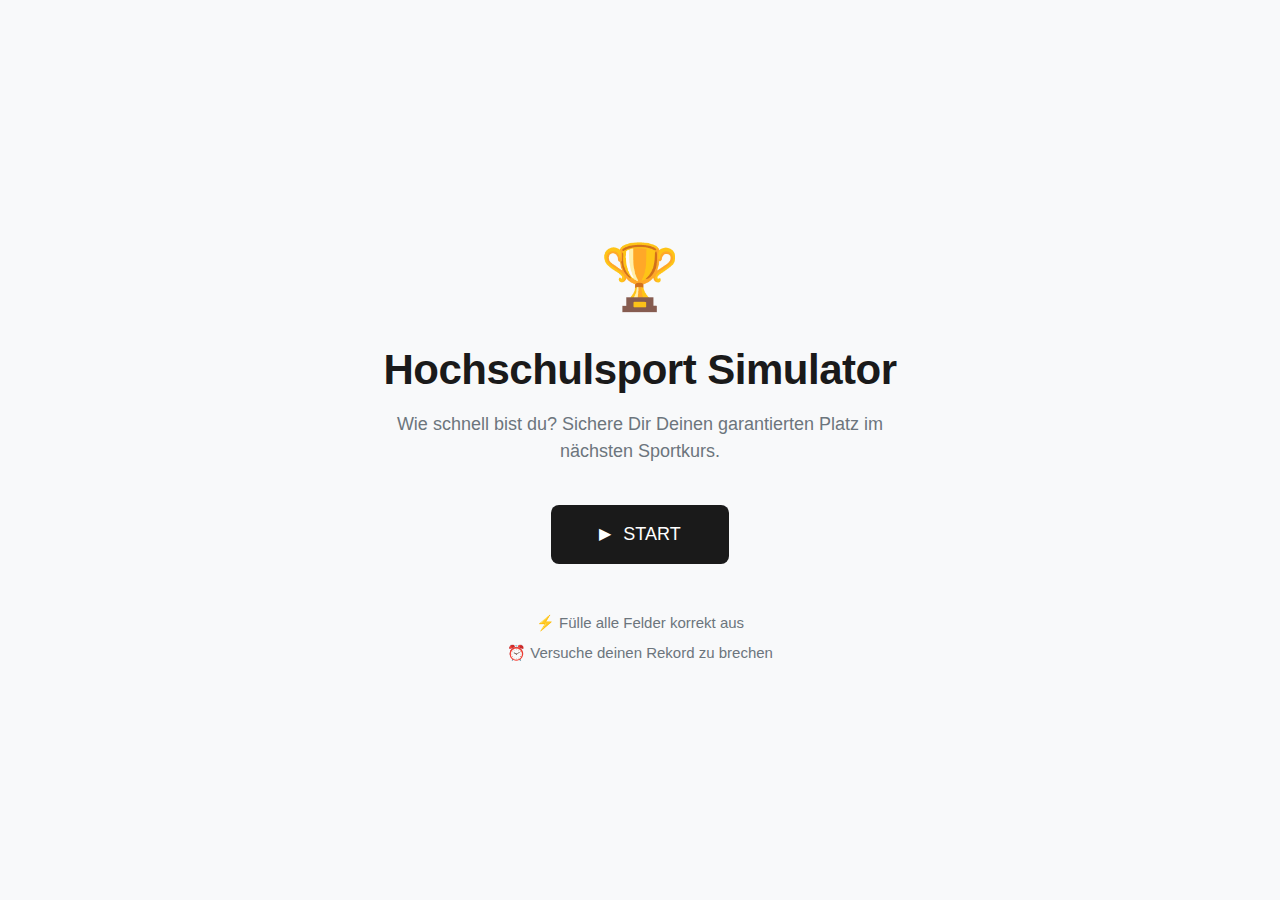
<file: index.html>
<!DOCTYPE html>
<html lang="de-de" class="">
<head>
    <meta http-equiv="Content-Type" content="text/html; charset=UTF-8">
    <meta http-equiv="x-ua-compatible" content="IE=edge">
    <meta name="viewport" content="width=device-width, initial-scale=1.0, shrink-to-fit=no">
    <meta http-equiv="Expires" content="0">
    <meta http-equiv="cache-control" content="no-cache">
    <meta http-equiv="Pragma" content="no-cache">
    <title>HSP Simulator</title>
    <link rel="stylesheet" href="css/main.css" media="screen">
    <link rel="stylesheet" href="css/print.css" media="print">
    <link rel="stylesheet" href="styles.css">
    <style type="text/css">.lightbox-margin{margin-right:0px;}</style>
</head>
<body id="page-140" class="level-2 layout-1">

<!-- Shared Header -->
<header class="pageheader fixed-top">
    <div class="container">
        <div class="row">
            <div class="col-8 col-sm-8 col-lg-4">
                <div class="logoarea">
                    <div class="logoarea_logo">
                        <a href="#" onclick="return false;" title="Zur TU-Berlin Hauptseite" aria-hidden="true" tabindex="-1">
                            <img src="./img/tu-berlin-logo.svg" width="185px">
                        </a>
                    </div>
                    <div class="logoarea_claim">
                        <a href="#" onclick="return false;" title="Zentraleinrichtung Hochschulsport Startseite">
                            Zentraleinrichtung Hochschulsport
                        </a>
                    </div>
                </div>
            </div>
            <div class="col-4 col-sm-4 col-lg-8 flexright">
                <div class="naviarea">
                    <div class="topnavi d-lg-flex">
                        <ul class="navlist">
                            <li class="nav-item ">
                                <a class="nav-link" href="#" onclick="return false;" target="" title="Information in english">
                                    Information in english
                                </a>
                            </li>
                            <li class="nav-item ">
                                <a class="nav-link" href="#" onclick="return false;" target="" title="Newsletter">
                                    Newsletter
                                </a>
                            </li>
                            <li class="nav-item ">
                                <a class="nav-link" href="#" onclick="return false;" target="" title="Termine &amp; Öffnungszeiten">
                                    Termine &amp; Öffnungszeiten
                                </a>
                            </li>
                            <li class="nav-item ">
                                <a class="nav-link" href="#" onclick="return false;" target="" title="AGB">
                                    AGB
                                </a>
                            </li>
                            <li class="nav-item ">
                                <a class="nav-link" href="#" onclick="return false;" target="" title="FAQ">
                                    FAQ
                                </a>
                            </li>
                            <li class="nav-item ">
                                <a class="nav-link" href="#" onclick="return false;" target="" title="Suche">
                                    Suche
                                </a>
                            </li>
                        </ul>
                    </div>
                    <div class="mainnavi d-lg-block">
                        <ul id="nav-main" class="navlist">
                            <li class="nav-item active hassub ">
                                <a class="nav-link" href="#" onclick="return false;" title="Sportprogramm">
                                    Sportprogramm
                                </a>
                            </li>
                            <li class="nav-item  ">
                                <a class="nav-link" href="#" onclick="return false;" title="Spitzensport">
                                    Spitzensport
                                </a>
                            </li>
                            <li class="nav-item  ">
                                <a class="nav-link" href="#" onclick="return false;" title="Wettkampf">
                                    Wettkampf
                                </a>
                            </li>
                            <li class="nav-item  ">
                                <a class="nav-link" href="#" onclick="return false;" title="Events">
                                    Events
                                </a>
                            </li>
                            <li class="nav-item  ">
                                <a class="nav-link" href="#" onclick="return false;" title="Service">
                                    Service
                                </a>
                            </li>
                        </ul>
                    </div>
                </div>
            </div>
        </div>
    </div>
</header>

<!-- Start Screen -->
<div id="startScreen">
    <div class="start-content">
        <div class="trophy-icon">🏆</div>
        <h1>Hochschulsport Simulator</h1>
        <p class="subtitle">Wie schnell bist du? Sichere Dir Deinen garantierten Platz im nächsten Sportkurs.</p>
        <button id="startBtn" onclick="showCourseList()">
            <span class="btn-icon">▶</span>
            START
        </button>
        <div class="instructions">
            <p>⚡ Fülle alle Felder korrekt aus</p>
            <p>⏰ Versuche deinen Rekord zu brechen</p>
        </div>
    </div>
</div>

<!-- Course List Screen -->
<div id="courseListScreen">
    <div class="container">
        <div class="row">
            <div class="col-12">
                <ul id="breadcrumb" class="nav" itemscope="" itemtype="http://schema.org/BreadcrumbList">
                    <li>
                        Sie befinden sich hier:
                    </li>
                    <li><a href="#" onclick="return false;" title="Zentraleinrichtung Hochschulsport">ZEH</a></li>
                    <li class="active" itemprop="itemListElement" itemscope="" itemtype="http://schema.org/ListItem">
                        <span itemprop="item" title="Sportprogramm">
                            <span itemprop="name">
                                Sportprogramm
                            </span>
                            <meta itemprop="position" content="1">
                        </span>
                    </li>
                </ul>
            </div>
        </div>
    </div>

    <div class="container headerrow">
        <div class="row">
            <div class="col-12"></div>
        </div>
    </div>

    <div class="container contentrow">
        <div class="row">
            <div class="col-12" role="main">
                <div id="courseListContainer"></div>
            </div>
        </div>
    </div>

    <!-- Footer -->
    <div class="footerwrap">
        <div class="container footerrow">
            <div class="row">
                <div class="col-12" role="region">
                    <div id="c73" class="frame frame-default frame-type-textmedia frame-layout-0">
                        <div class="ce-textpic ce-center ce-above">
                            <div class="ce-gallery " data-ce-columns="4" data-ce-images="4">
                                <div class="ce-outer">
                                    <div class="ce-inner">
                                        <div class="ce-row">
                                            <div class="ce-column">
                                                <figure class="image">
                                                    <a href="#" onclick="return false;" title="Allgemeiner Deutscher Hochschulsportverband" target="_blank" rel="noreferrer">
                                                        <img aria-label="Allgemeiner Deutscher Hochschulsportverband" title="Allgemeiner Deutscher Hochschulsportverband" alt="Allgemeiner Deutscher Hochschulsportverband" loading="lazy" src="./img/logo-adh.jpg" width="170" height="78">
                                                    </a>
                                                </figure>
                                            </div>
                                            <div class="ce-column">
                                                <figure class="image">
                                                    <a href="#" onclick="return false;" title="Partnerhochschule des Spitzensports" target="_blank" rel="noreferrer">
                                                        <img aria-label="Partnerhochschule des Spitzensports" title="Partnerhochschule des Spitzensports" alt="Partnerhochschule des Spitzensports" loading="lazy" src="./img/partnerhochschule-logo.jpg" width="170" height="78">
                                                    </a>
                                                </figure>
                                            </div>
                                            <div class="ce-column">
                                                <figure class="image">
                                                    <a href="#" onclick="return false;" title="European network of academic sports services" target="_blank" rel="noreferrer">
                                                        <img aria-label="European network of academic sports services" title="European network of academic sports services" alt="European network of academic sports services" loading="lazy" src="./img/logo-enas.jpg" width="170" height="78">
                                                    </a>
                                                </figure>
                                            </div>
                                            <div class="ce-column">
                                                <figure class="image">
                                                    <a href="#" onclick="return false;" title="Deutscher Olympischer Sportbund" target="_blank" rel="noreferrer">
                                                        <img aria-label="Deutscher Olympischer Sportbund" title="Deutscher Olympischer Sportbund" alt="Deutscher Olympischer Sportbund" loading="lazy" src="./img/dosb-logo.jpg" width="170" height="78">
                                                    </a>
                                                </figure>
                                            </div>
                                        </div>
                                    </div>
                                </div>
                            </div>
                        </div>
                    </div>
                    <div id="c1073" class="frame frame-default frame-type-textmedia frame-layout-0">
                        <div class="ce-textpic ce-center ce-above">
                            <div class="ce-gallery " data-ce-columns="2" data-ce-images="2">
                                <div class="ce-outer">
                                    <div class="ce-inner">
                                        <div class="ce-row">
                                            <div class="ce-column">
                                                <figure class="image">
                                                    <a href="#" onclick="return false;">
                                                        <img aria-label="" loading="lazy" src="./img/facebook-logo.png" width="50" height="50" alt="">
                                                    </a>
                                                </figure>
                                            </div>
                                            <div class="ce-column">
                                                <figure class="image">
                                                    <a href="#" onclick="return false;">
                                                        <img aria-label="" loading="lazy" src="./img/instagram-logo.png" width="50" height="50" alt="">
                                                    </a>
                                                </figure>
                                            </div>
                                        </div>
                                    </div>
                                </div>
                            </div>
                        </div>
                    </div>
                </div>
            </div>
        </div>
    </div>

    <div class="darkfooterwrap">
        <footer class="pagefooter">
            <div class="container">
                <div class="row">
                    <div class="col-12 col-lg-6 justify-logo">
                        <div class="logoarea_logo">
                            <a href="#" onclick="return false;" title="Zur Startseite Zentraleinrichtung Hochschulsport">
                                <img src="./img/tu-sport-logo-white.png" title="" alt="" class="mobilelogo">
                            </a>
                        </div>
                        <div class="logoarea_title">
                            Zentraleinrichtung Hochschulsport
                        </div>
                    </div>
                    <div class="col-12 col-lg-6 justify-metanavi">
                        <div class="metanavi">
                            <div class="metarow">
                                <ul class="nav">
                                    <li class="nav-item ">
                                        AGB
                                    </li>
                                    <li class="nav-item ">
                                        Datenschutz TU-Sport
                                    </li>
                                    <li class="nav-item ">
                                        Impressum
                                    </li>
                                </ul>
                            </div>
                        </div>
                    </div>
                </div>
            </div>
        </footer>
    </div>
</div>

<!-- Timer Container -->
<div id="timerContainer">
    <div id="timerOverlay">
        <div id="timerDisplay">00:00.00</div>
    </div>
    <div id="resetContainer">
        <button id="resetBtn" onclick="resetSpeedrun()">↻ Neustart</button>
    </div>
</div>

<!-- Main Form Content -->
<div id="mainContent">
    <form action="#" method="post" name="Formular" onsubmit="return chkFormular()">
        <input type="hidden" name="Kursid" value="199807">
        <input type="hidden" name="Kursnr" value="801904154">
        <input type="hidden" name="Passwort" value="">
        <input type="hidden" name="Termin" value="">
        <input type="hidden" name="formnr" value="">
        <input type="hidden" name="a75b133343af94ad654b5be1a8b2000a" value="::37::AL::59::SXCH::96::::10::">
        <input type="hidden" name="Phase" value="3">
        <div align="center">
            <img src="./img/tu-sport.gif" alt="TU-Sport">
            <br><br>
            <table border="0" cellpadding="3" cellspacing="1" width="480">
                <tbody><tr>
                    <td colspan="2" class="anm_head">
                        <span id="courseName">Boxen für Frauen, 801904154</span>
                    </td>
                </tr>
                <tr>
                    <td><b>Zielgruppe:</b></td>		<td id="targetGroup">Level 2-3</td>
                </tr>
                <tr>
                    <td valign="top"><b>Termin:</b></td>
                    <td id="schedule"><b>Fr  19:00-20:30</b>&nbsp;&nbsp;&nbsp; TU-Sportzentrum Dovestraße 6 / D<br></td></tr>
                <tr>
                    <td><b>Zeitraum:</b></td>		<td id="period">24.10.2025-06.02.2026</td>
                </tr>
                <tr>
                    <td valign="top"><b>Kursentgelt:</b></td>
                    <td id="pricing">31 € für Studierende,
                        47 € für Beschäftigte, 47 € für Alumni der TU, 62 € für Externe<br>

                    </td>
                </tr>
                <tr>
                    <td colspan="2">
                        <hr>
                        <div class="anm_meldung" id="courseDescription">
                            - noch 1 freier Platz in diesem Kurs -
                            <br> <hr> <br>
                            kein Kursbetrieb Fr. 19.12.25 - einschließlich Mo 05.01.26 (Schließzeit)
                        </div><br>
                    </td>
                </tr>
                <tr>
                    <td colspan="2" class="anm_head">
                        Anmeldung
                    </td>
                </tr>
                <tr>
                    <td width="85">&nbsp;</td><td align="right">* notwendige Angaben</td>
                </tr>
                <tr>
                    <td valign="top" width="85"> Geschlecht:* </td>
                    <td>
                        <table border="0" cellspacing="0">
                            <tbody><tr>
                                <td colspan="2">
                                    <label for="weiblich"><input type="radio" name="Geschlecht" value="W" id="weiblich"> weiblich</label>&nbsp;&nbsp;&nbsp;

                                    <label for="maennlich"><input type="radio" name="Geschlecht" value="M" id="maennlich"> männlich</label>&nbsp;&nbsp;&nbsp;

                                    <label for="sdiv"><input type="radio" name="Geschlecht" value="D" id="sdiv"> divers</label>&nbsp;&nbsp;&nbsp;

                                    <label for="ska"><input type="radio" name="Geschlecht" value="X" id="ska"> keine Angabe</label>
                                </td>
                            </tr>
                            </tbody></table>
                    </td>
                </tr>
                <tr>
                    <td width="85">Vorname:*</td>
                    <td>
                        <input type="text" size="29" maxlength="100" name="Vorname" style="width: 363px" title="geben Sie hier bitte ihren Vornamen vollständig ein">
                    </td>
                </tr>
                <tr>
                    <td width="85">Familienname:*</td>
                    <td>
                        <input type="text" size="29" maxlength="100" name="Name" style="width: 363px" title="geben Sie hier bitte ihren Nachnamen vollständig ein">
                    </td>
                </tr>
                <tr>
                    <td width="85" nowrap="">Straße Nr:*</td>
                    <td>
                        <input type="text" size="29" maxlength="100" name="Strasse" style="width: 363px">
                    </td>
                </tr>
                <tr>
                    <td width="85">PLZ Ort:*</td>
                    <td>
                        <input type="text" size="29" maxlength="100" name="Ort" style="width: 363px">
                    </td>
                </tr>
                <tr>
                    <td valign="top" width="85">Status:*</td>
                    <td>
                        <select name="Statusorig" size="1" style="width: 363px">
                            <option value=""> Bitte wählen Sie aus</option><option class="req1" value="S-TU">Student*in der Technischen Universität Berlin</option><option class="req0" value="vorl. TU">vorläufige*r Student*in der Technischen Universität Berlin</option><option class="req1" value="S-Akkon">Student*in der Akkon-Hochschule</option><option class="req1" value="S-ASH">Student*in der Alice-Salomon Hochschule</option><option class="req1" value="S-BHT">Student*in der Berliner Hochschule für Technik</option><option class="req1" value="S-BSB">Student*in der Business School Berlin</option><option class="req1" value="S-DFFB">Student*in der Deutschen Film- und Fernsehakademie</option><option class="req1" value="S-ESCP">Student*in der Europäischen Wirtschaftshochschule</option><option class="req1" value="S-EHB">Student*in der Evangelischen Hochschule</option><option class="req1" value="S-ESMT">Student*in der Berlin European School of Management and Technology</option><option class="req1" value="S-FU">Student*in der Freien Universität Berlin</option><option class="req1" value="S-GUC">Student*in der German International University</option><option class="req1" value="S-HDPK">Student*in der Hochschule der populären Künste</option><option class="req1" value="S-Hertie">Student*in der Hertie School of Governance (Hertie)</option><option class="req1" value="S-HMKW">Student*in der Hochschule für Medien, Kommunikation</option><option class="req1" value="S-HfM">Student*in der Hochschule für Musik Hans Eisler</option><option class="req1" value="S-HfS">Student*in der Hochschule für Schauspielkunst</option><option class="req1" value="S-HTW">Student*in der Hochschule für Technik und Wirtschaft Berlin</option><option class="req1" value="S-HU">Student*in der Humbolt-Universität zu Berlin</option><option class="req1" value="S-HWR">Student*in der Hochschule für Wirtschaft und Recht</option><option class="req1" value="S-IB">Student*in der IB-Hochschule</option><option class="req1" value="S-IPU">Student*in der International Psychoanalytic University Berlin</option><option class="req1" value="S-IUBH">Student*in der IU Internationalen Hochschule</option><option class="req1" value="S-KHSB">Student*in der Katholische Hochschule Sozialwesen</option><option class="req1" value="S-KHB">Student*in der Kunsthochschule Weißensee</option><option class="req1" value="S-MAC">Student*in der Hochschule Macromedia</option><option class="req1" value="S-MD.H">Student*in der Mediadesign Hochschule</option><option class="req1" value="S-MSB">Student*in der Medical School Berlin</option><option class="req1" value="S-PHB">Student*in der Psychologischen Hochschule Berlin</option><option class="req1" value="S-SRH">Student*in der SRH Hochschule</option><option class="req1" value="S-UDK">Student*in der Universität der Künste</option><option class="req2" value="B-TU">Beschäftigte*r der Technischen Universität Berlin</option><option class="req2" value="B-Akkon">Beschäftigte*r der Akkon-Hochschule</option><option class="req2" value="B-ASH">Beschäftigte*r der Alice-Salomon Hochschule</option><option class="req2" value="B-BHT">Beschäftigte*r der Berliner Hochschule für Technik</option><option class="req2" value="B-BSB">Beschäftigte*r der Business School Berlin</option><option class="req2" value="B-DFFB">Beschäftigte*r der Deutschen Film- und Fernsehakademie</option><option class="req2" value="B-ESCP">Beschäftigte*r der Europäischen Wirtschaftshochschule</option><option class="req2" value="B-EHB">Beschäftigte*r der Evangelischen Hochschule</option><option class="req2" value="B-ESMT">Beschäftigte*r der Berlin European School of Management and Technology</option><option class="req2" value="B-FU">Beschäftigte*r der Freien Universität Berlin</option><option class="req2" value="B-GUC">Beschäftigte*r der German International University</option><option class="req2" value="B-HDPK">Beschäftigte*r der Hochschule der populären Künste</option><option class="req2" value="B-Hertie">Beschäftigte*r der Hertie School of Governance (Hertie)</option><option class="req2" value="B-HMKW">Beschäftigte*r der Hochschule für Medien, Kommunikation</option><option class="req2" value="B-HfM">Beschäftigte*r der Hochschule für Musik Hans Eisler</option><option class="req2" value="B-HfS">Beschäftigte*r der Hochschule für Schauspielkunst</option><option class="req2" value="B-HTW">Beschäftigte*r der Hochschule für Technik und Wirtschaft Berlin</option><option class="req2" value="B-HU">Beschäftigte*r der Humbolt-Universität zu Berlin</option><option class="req2" value="B-HWR">Beschäftigte*r der Hochschule für Wirtschaft und Recht</option><option class="req2" value="B-IB">Beschäftigte*r der IB-Hochschule</option><option class="req2" value="B-IPU">Beschäftigte*r der International Psychoanalytic University Berlin</option><option class="req2" value="B-IUBH">Beschäftigte*r der IU Internationalen Hochschule</option><option class="req2" value="B-KHSB">Beschäftigte*r der Katholische Hochschule Sozialwesen</option><option class="req2" value="B-KHB">Beschäftigte*r der Kunsthochschule Weißensee</option><option class="req2" value="B-MAC">Beschäftigte*r der Hochschule Macromedia</option><option class="req2" value="B-MD.H">Beschäftigte*r der Mediadesign Hochschule</option><option class="req2" value="B-MSB">Beschäftigte*r der Medical School Berlin</option><option class="req2" value="B-PHB">Beschäftigt*er der Psychologischen Hochschule Berlin</option><option class="req2" value="B-SRH">Beschäftigte*r der SRH Hochschule</option><option class="req2" value="B-UDK">Beschäftigte*r der Universität der Künste</option><option class="req0" value="Azubi-TU">Auszubildende*r TU Berlin</option><option class="req0" value="Azubi-BH">Auszubildende*r anderer Berliner Hochschulen</option><option class="req0" value="Azubi-e">Auszubildende*r (extern)</option><option class="req0" value="S-aH">Student*in einer anderen Hochschule</option><option class="req0" value="Schüler">Schüler*innen mit Ausweis</option><option class="req0" value="TU-Alumni">registrierte Alumni der TU Berlin</option><option class="req0" value="BANA">BANA Gasthörer*innen TU Berlin</option><option class="req0" value="Freunde ">Mitglieder der Freunde der TU Berlin</option><option class="req0" value="Extern">Externe*r
                        </option></select>
                    </td>
                </tr>
                <tr>
                    <td valign="top" width="85"> &nbsp;</td>
                    <td>
                        <table style="width:363px;">
                            <tbody><tr>
                                <td colspan="3" nowrap="">
                                    <b>- bei Studierenden:</b>
                                </td>
                            </tr>
                            <tr>
                                <td width="20">&nbsp;</td>
                                <td>Matrikel-Nr.:*</td>
                                <td align="right"><input type="text" size="10" style="width: 200px" maxlength="12" name="Matnr"></td>
                            </tr>
                            <tr>
                                <td colspan="3" nowrap="">
                                    <b>- bei Beschäftigten:</b>
                                </td>
                            </tr>
                            <tr>
                                <td width="20">&nbsp;</td>
                                <td>dienstl. Telefonnr:*</td>
                                <td align="right"><input type="text" size="10" style="width: 200px" maxlength="100" name="Institut"></td>
                            </tr>

                            </tbody></table>
                    </td>
                </tr>
                <tr>
                    <td width="85" valign="baseline">E-Mail:*</td>
                    <td>
                        <input type="text" size="29" maxlength="100" name="Mail" style="width: 363px">
                    </td>
                </tr>
                <tr>
                    <td width="85">Telefon:*</td>
                    <td>
                        <input type="text" size="20" maxlength="40" name="Tel">
                    </td>
                </tr>
                <tr>
                    <td width="85">Geburtsdatum:*</td>
                    <td>
                        <input type="text" maxlength="10" name="Geburtsdatum" size="10" title="geben Sie hier bitte ihr Geburtsdatum ein"> (TT.MM.JJJJ)
                    </td>
                </tr>
                <tr>
                    <td colspan="2">&nbsp;</td>
                </tr>
                <tr>
                    <td colspan="2" class="anm_head">
                        Newsletter
                    </td>
                </tr>
                <tr>
                    <td colspan="2">
                        <input type="checkbox" name="Newsletter" value="ja"> Ich möchte vom Hochschulsport per Email Informationen zu Angeboten und Neuigkeiten erhalten
                    </td>
                </tr>
                <tr>
                    <td colspan="2">&nbsp;</td>
                </tr>
                <tr>
                    <td colspan="2" class="anm_head">
                        Zahlung
                    </td>
                </tr>
                <tr>
                    <td valign="bottom" colspan="2"><br>
                        <font color="#aaaaaa">Konto, von dem das Kursentgelt per Lastschrift einmalig abgebucht werden soll:</font>
                    </td>
                </tr>
                <tr>
                    <td>
                        IBAN:&nbsp;
                    </td>
                    <td>
                        <input type="text" size="29" maxlength="40" name="iban">
                    </td>
                </tr>
                <tr>
                    <td>
                        BIC:
                    </td>
                    <td>
                        <input type="text" size="29" maxlength="20" name="bic">
                    </td>
                </tr>
                <tr>
                    <td>
                        Kontoinhaber:
                    </td>
                    <td>
                        <input type="text" size="29" maxlength="50" name="Kontoinh" style="width: 290px" value="nur ändern, falls nicht mit Teilnehmer identisch">
                    </td>

                </tr>
                <tr>
                    <td colspan="2">
                        <hr>
                        <input type="checkbox" name="BuchBed" value="1"> Die
                        <a href="#" onclick="return false;">
                            Anmelde- und Teilnahmebedingungen</a> habe ich gelesen und akzeptiert!<br>
                        Mir ist bekannt, daß die Daten dieser Anmeldung elektronisch gespeichert werden.<br>
                        Mit Angabe meiner Kontodaten willige ich in das Lastschriftverfahren ein.
                    </td>
                </tr>
                <tr>
                    <td colspan="2">&nbsp;</td>
                </tr>
                <tr>
                    <td>
                        <input class="anm_button" type="reset" value="abbrechen" name="reset">
                    </td>
                    <td align="right">
                        <input class="anm_button" type="submit" value="verbindlich anmelden" name="submit">
                    </td>
                </tr>
                </tbody></table>
        </div>
    </form>
</div>

<!-- Final Timer Display -->
<div id="finalTimerScreen">
    <div class="final-timer-content">
        <div class="checkmark-icon">✓</div>
        <h1>Anmeldung erfolgreich!</h1>
        <div id="finalTimerDisplay">00:00.00</div>
        <p class="final-subtitle">Deine Zeit</p>
        <button id="finalRestartBtn" onclick="finalRestart()">
            <span class="btn-icon">↻</span>
            NOCHMAL
        </button>
    </div>
</div>

<script src="js/vendor.js"></script>
<script src="app.js"></script>
</body>
</html>
</file>
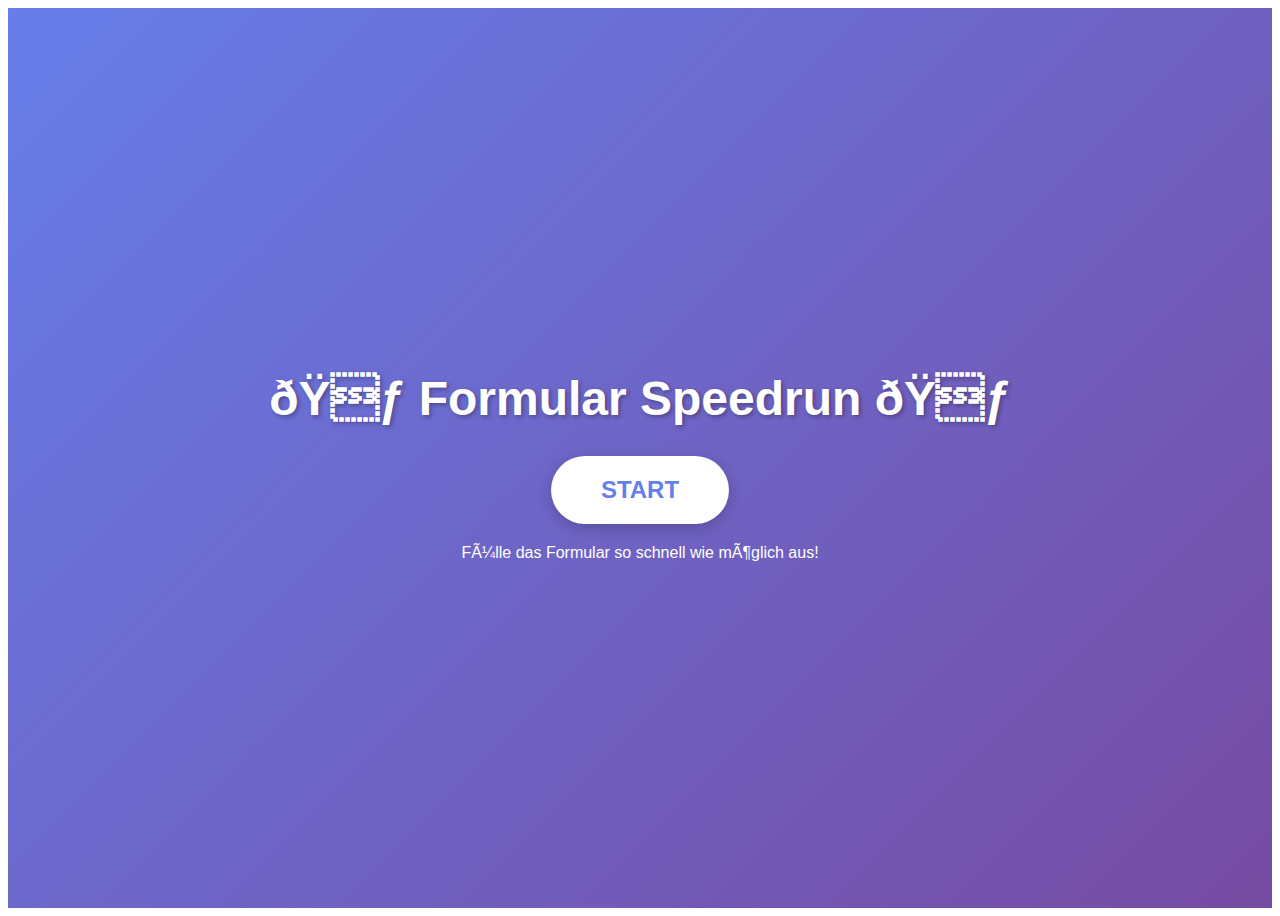
<file: main.html>
<!DOCTYPE html PUBLIC "-//W3C//DTD HTML 4.01 Transitional//EN">
<html><head><meta http-equiv="Content-Type" content="text/html; charset=windows-1252">

    <meta http-equiv="Expires" content="0">
    <meta http-equiv="cache-control" content="no-cache">
    <meta http-equiv="Pragma" content="no-cache">
    <title>HSP Anmeldung Speedrun</title>
    <script language="JavaScript" type="text/javascript">
        // Timer Variables
        let startTime = 0;
        let timerInterval = null;
        let isRunning = false;

        function startSpeedrun() {
            document.getElementById('startScreen').style.display = 'none';
            document.getElementById('mainContent').style.display = 'block';
            document.getElementById('timerOverlay').style.display = 'flex';

            startTime = Date.now();
            isRunning = true;
            timerInterval = setInterval(updateTimer, 10);
        }

        function updateTimer() {
            const elapsed = Date.now() - startTime;
            const minutes = Math.floor(elapsed / 60000);
            const seconds = Math.floor((elapsed % 60000) / 1000);
            const milliseconds = Math.floor((elapsed % 1000) / 10);

            document.getElementById('timerDisplay').textContent =
                `${String(minutes).padStart(2, '0')}:${String(seconds).padStart(2, '0')}.${String(milliseconds).padStart(2, '0')}`;
        }

        function stopTimer() {
            isRunning = false;
            clearInterval(timerInterval);
            document.getElementById('resetBtn').style.display = 'inline-block';
        }

        function resetSpeedrun() {
            clearInterval(timerInterval);
            isRunning = false;
            document.getElementById('timerDisplay').textContent = '00:00.00';
            document.getElementById('resetBtn').style.display = 'none';
            document.getElementById('mainContent').style.display = 'none';
            document.getElementById('timerOverlay').style.display = 'none';
            document.getElementById('startScreen').style.display = 'flex';
            document.Formular.reset();
        }

        // Original validation functions
        function EingabeOK(string) {
            if (!string) return false;
            var iChars = "^*|,\"<:>[]{}`';&#%";
            for (var i = 0; i < string.length; i++) {
                if (iChars.indexOf(string.charAt(i)) != -1) return false;
            }
            return true;
        }

        function chkFormular() {
            if((document.Formular.Geschlecht[0].checked == false) &&
                (document.Formular.Geschlecht[1].checked == false) &&
                (document.Formular.Geschlecht[2].checked == false) &&
                (document.Formular.Geschlecht[3].checked == false) ) {
                document.Formular.Geschlecht[0].focus();
                alert("Bitte geben Sie Ihr Geschlecht an !");
                return false;
            }
            if(!EingabeOK(document.Formular.Vorname.value) || (document.Formular.Vorname.value.indexOf('.') > -1)) {
                document.Formular.Vorname.focus();
                alert("Bitte geben Sie Ihren Vornamen vollständig ein!");
                return false;
            }
            if(!EingabeOK(document.Formular.Name.value) || (document.Formular.Name.value.indexOf('.') > 0)) {
                document.Formular.Name.focus();
                alert("Bitte geben Sie Ihren Nachnamen vollständig ein!");
                return false;
            }
            if(!EingabeOK(document.Formular.Strasse.value)) {
                document.Formular.Strasse.focus();
                alert("Bitte geben Sie Ihre Straße und Hausnummer ein!");
                return false;
            }

            var chkZ=0;
            for(var i=0;i<5;++i)
                if(document.Formular.Ort.value.charAt(i) < "0" || document.Formular.Ort.value.charAt(i) > "9")
                    chkZ = -1;
            if(document.Formular.Ort.value.length < 7)
                chkZ = -1;
            if(!EingabeOK(document.Formular.Ort.value) || (chkZ == -1)) {
                document.Formular.Ort.focus();
                alert("Bitte geben Sie Ihre PLZ und Ihren Wohnort ein!");
                return false;
            }

            if(document.Formular.Statusorig.selectedIndex == 0) {
                document.Formular.Statusorig.focus();
                alert("Bitte wählen Sie Ihren Status aus!");
                return false;
            }

            if((document.Formular.Statusorig.options[document.Formular.Statusorig.selectedIndex].value.substr(0,2)=='S-') &&
                (!EingabeOK(document.Formular.Matnr.value))) {
                document.Formular.Matnr.focus();
                alert("Bitte geben Sie Ihre Immatrikulationsnummer ein!");
                return false;
            }
            if((document.Formular.Statusorig.options[document.Formular.Statusorig.selectedIndex].value.substr(0,2)=='B-') &&
                (!EingabeOK(document.Formular.Institut.value))) {
                document.Formular.Institut.focus();
                alert("Bitte geben Sie Ihre dienstliche Telefonnummer ein!");
                return false;
            }

            if(!EingabeOK(document.Formular.Tel.value)) {
                document.Formular.Tel.focus();
                alert("Dies ist keine gültige Telefonnummer !");
                return false;
            }
            if((!EingabeOK(document.Formular.Mail.value)) || (document.Formular.Mail.value.indexOf('@') < 1)) {
                document.Formular.Mail.focus();
                alert("Dies ist keine gültige E-Mail-Adresse !");
                return false;
            }

            if(!EingabeOK(document.Formular.Geburtsdatum.value)) {
                document.Formular.Geburtsdatum.focus();
                alert("Bitte geben Sie Ihr Geburtsdatum ein!");
                return false;
            }

            if(!EingabeOK(document.Formular.iban.value)) {
                document.Formular.iban.focus();
                alert("Bitte geben Sie Ihre IBAN ohne Leer- oder Sonderzeichen ein!");
                return false;
            }

            if(!EingabeOK(document.Formular.bic.value)) {
                document.Formular.bic.focus();
                alert("Bitte geben Sie Ihre BIC ohne Leer- oder Sonderzeichen ein!");
                return false;
            }

            if (document.Formular.BuchBed.checked == false) {
                document.Formular.BuchBed.focus();
                alert("Sie müssen den Buchungs- und Teilnahmebedingungen zustimmen, um an diesem Angebot teilnehmen zu können!");
                return false;
            }

            // Stop timer on successful validation
            stopTimer();
            return false; // Prevent actual form submission
        }
    </script>

    <style type="text/css">
        BODY,TD,B {FONT-FAMILY: arial, helvetica, sans-serif; FONT-SIZE:9pt; }
        .anm_meldung {COLOR:#000; font-weight:bold; }
        td.anm_head {COLOR:#5E6E87; background-color:#BDC6DE; FONT-SIZE:12pt; font-weight:bold; padding:5px; padding-left:10px;}
        A:link {COLOR: #0000cc; TEXT-DECORATION: underline;}
        A:visited {COLOR: #666666; TEXT-DECORATION: underline;}
        input.anm_button {COLOR:#9D0102; background-color:#ffffff; border:#cccccc 1px solid;}

        /* Start Screen Styles */
        #startScreen {
            display: flex;
            justify-content: center;
            align-items: center;
            height: 100vh;
            background: linear-gradient(135deg, #667eea 0%, #764ba2 100%);
            flex-direction: column;
        }

        #startScreen h1 {
            color: white;
            font-size: 48px;
            margin-bottom: 30px;
            text-shadow: 2px 2px 4px rgba(0,0,0,0.3);
        }

        #startBtn {
            padding: 20px 50px;
            font-size: 24px;
            background: white;
            color: #667eea;
            border: none;
            border-radius: 50px;
            cursor: pointer;
            font-weight: bold;
            box-shadow: 0 4px 15px rgba(0,0,0,0.2);
            transition: transform 0.2s, box-shadow 0.2s;
        }

        #startBtn:hover {
            transform: translateY(-2px);
            box-shadow: 0 6px 20px rgba(0,0,0,0.3);
        }

        #startBtn:active {
            transform: translateY(0);
        }

        /* Timer Overlay */
        #timerOverlay {
            display: none;
            position: fixed;
            top: 20px;
            right: 20px;
            background: rgba(0, 0, 0, 0.8);
            padding: 20px 30px;
            border-radius: 15px;
            z-index: 9999;
            box-shadow: 0 4px 20px rgba(0,0,0,0.5);
            flex-direction: column;
            align-items: center;
            gap: 10px;
        }

        #timerDisplay {
            color: #00ff00;
            font-size: 36px;
            font-weight: bold;
            font-family: 'Courier New', monospace;
            text-shadow: 0 0 10px #00ff00;
        }

        #resetBtn {
            display: none;
            padding: 10px 20px;
            background: #ff4444;
            color: white;
            border: none;
            border-radius: 8px;
            cursor: pointer;
            font-weight: bold;
            font-size: 14px;
            transition: background 0.2s;
        }

        #resetBtn:hover {
            background: #ff6666;
        }

        #mainContent {
            display: none;
        }
    </style>
</head>
<body>

<!-- Start Screen -->
<div id="startScreen">
    <h1>🏃 Formular Speedrun 🏃</h1>
    <button id="startBtn" onclick="startSpeedrun()">START</button>
    <p style="color: white; margin-top: 20px; font-size: 16px;">Fülle das Formular so schnell wie möglich aus!</p>
</div>

<!-- Timer Overlay -->
<div id="timerOverlay">
    <div id="timerDisplay">00:00.00</div>
    <button id="resetBtn" onclick="resetSpeedrun()">↻ Neustart</button>
</div>

<!-- Main Form Content -->
<div id="mainContent">
    <form action="#" method="post" name="Formular" onsubmit="return chkFormular()">
        <input type="hidden" name="Kursid" value="199807">
        <input type="hidden" name="Kursnr" value="801904154">
        <input type="hidden" name="Passwort" value="">
        <input type="hidden" name="Termin" value="">
        <input type="hidden" name="formnr" value="">
        <input type="hidden" name="a75b133343af94ad654b5be1a8b2000a" value="::37::AL::59::SXCH::96::::10::">
        <input type="hidden" name="Phase" value="3">
        <div align="center">
            <img src="[data-uri]" alt="TU-Sport">
            <br><br>
            <table border="0" cellpadding="3" cellspacing="1" width="480">
                <tbody><tr>
                    <td colspan="2" class="anm_head">
                        Boxen für Frauen, 801904154
                    </td>
                </tr>
                <tr>
                    <td><b>Zielgruppe:</b></td>		<td>Level 2-3</td>
                </tr>
                <tr>
                    <td valign="top"><b>Termin:</b></td>
                    <td><b>Fr  19:00-20:30</b>&nbsp;&nbsp;&nbsp; TU-Sportzentrum Dovestraße 6 / D<br></td></tr>
                <tr>
                    <td><b>Zeitraum:</b></td>		<td>24.10.2025-06.02.2026</td>
                </tr>
                <tr>
                    <td valign="top"><b>Kursentgelt:</b></td>
                    <td>31 € für Studierende,
                        47 € für Beschäftigte, 47 € für Alumni der TU, 62 € für Externe<br>

                    </td>
                </tr>
                <tr>
                    <td colspan="2">
                        <hr>
                        <div class="anm_meldung">
                            - noch ausreichend freie Plätze in diesem Kurs -<br><br>- die Anmeldung für diesen Kurs ist nur für weibliche Teilnehmer möglich ! -	<br><hr><br>kein Kursbetrieb  Fr. 19.12.25 - einschließlich Mo 05.01.26 (TU Schließzeit)</div><br>
                    </td>
                </tr>
                <tr>
                    <td colspan="2" class="anm_head">
                        Anmeldung
                    </td>
                </tr>
                <tr>
                    <td width="85">&nbsp;</td><td align="right">* notwendige Angaben</td>
                </tr>
                <tr>
                    <td valign="top" width="85"> Geschlecht:* </td>
                    <td>
                        <table border="0" cellspacing="0">
                            <tbody><tr>
                                <td colspan="2">
                                    <label for="weiblich"><input type="radio" name="Geschlecht" value="W" id="weiblich"> weiblich</label>&nbsp;&nbsp;&nbsp;

                                    <label for="maennlich"><input type="radio" name="Geschlecht" value="M" id="maennlich"> männlich</label>&nbsp;&nbsp;&nbsp;

                                    <label for="sdiv"><input type="radio" name="Geschlecht" value="D" id="sdiv"> divers</label>&nbsp;&nbsp;&nbsp;

                                    <label for="ska"><input type="radio" name="Geschlecht" value="X" id="ska"> keine Angabe</label>
                                </td>
                            </tr>
                            </tbody></table>
                    </td>
                </tr>
                <tr>
                    <td width="85">Vorname:*</td>
                    <td>
                        <input type="text" size="29" maxlength="100" name="Vorname" style="width: 363px" title="geben Sie hier bitte ihren Vornamen vollständig ein">
                    </td>
                </tr>
                <tr>
                    <td width="85">Familienname:*</td>
                    <td>
                        <input type="text" size="29" maxlength="100" name="Name" style="width: 363px" title="geben Sie hier bitte ihren Nachnamen vollständig ein">
                    </td>
                </tr>
                <tr>
                    <td width="85" nowrap="">Straße Nr:*</td>
                    <td>
                        <input type="text" size="29" maxlength="100" name="Strasse" style="width: 363px">
                    </td>
                </tr>
                <tr>
                    <td width="85">PLZ Ort:*</td>
                    <td>
                        <input type="text" size="29" maxlength="100" name="Ort" style="width: 363px">
                    </td>
                </tr>
                <tr>
                    <td valign="top" width="85">Status:*</td>
                    <td>
                        <select name="Statusorig" size="1" style="width: 363px">
                            <option value=""> Bitte wählen Sie aus</option><option class="req1" value="S-TU">Student*in der Technischen Universität Berlin</option><option class="req0" value="vorl. TU">vorläufige*r Student*in der Technischen Universität Berlin</option><option class="req1" value="S-Akkon">Student*in der Akkon-Hochschule</option><option class="req1" value="S-ASH">Student*in der Alice-Salomon Hochschule</option><option class="req1" value="S-BHT">Student*in der Berliner Hochschule für Technik</option><option class="req1" value="S-BSB">Student*in der Business School Berlin</option><option class="req1" value="S-DFFB">Student*in der Deutschen Film- und Fernsehakademie</option><option class="req1" value="S-ESCP">Student*in der Europäischen Wirtschaftshochschule</option><option class="req1" value="S-EHB">Student*in der Evangelischen Hochschule</option><option class="req1" value="S-ESMT">Student*in der Berlin European School of Management and Technology</option><option class="req1" value="S-FU">Student*in der Freien Universität Berlin</option><option class="req1" value="S-GUC">Student*in der German International University</option><option class="req1" value="S-HDPK">Student*in der Hochschule der populären Künste</option><option class="req1" value="S-Hertie">Student*in der Hertie School of Governance (Hertie)</option><option class="req1" value="S-HMKW">Student*in der Hochschule für Medien, Kommunikation</option><option class="req1" value="S-HfM">Student*in der Hochschule für Musik Hans Eisler</option><option class="req1" value="S-HfS">Student*in der Hochschule für Schauspielkunst</option><option class="req1" value="S-HTW">Student*in der Hochschule für Technik und Wirtschaft Berlin</option><option class="req1" value="S-HU">Student*in der Humbolt-Universität zu Berlin</option><option class="req1" value="S-HWR">Student*in der Hochschule für Wirtschaft und Recht</option><option class="req1" value="S-IB">Student*in der IB-Hochschule</option><option class="req1" value="S-IPU">Student*in der International Psychoanalytic University Berlin</option><option class="req1" value="S-IUBH">Student*in der IU Internationalen Hochschule</option><option class="req1" value="S-KHSB">Student*in der Katholische Hochschule Sozialwesen</option><option class="req1" value="S-KHB">Student*in der Kunsthochschule Weißensee</option><option class="req1" value="S-MAC">Student*in der Hochschule Macromedia</option><option class="req1" value="S-MD.H">Student*in der Mediadesign Hochschule</option><option class="req1" value="S-MSB">Student*in der Medical School Berlin</option><option class="req1" value="S-PHB">Student*in der Psychologischen Hochschule Berlin</option><option class="req1" value="S-SRH">Student*in der SRH Hochschule</option><option class="req1" value="S-UDK">Student*in der Universität der Künste</option><option class="req2" value="B-TU">Beschäftigte*r der Technischen Universität Berlin</option><option class="req2" value="B-Akkon">Beschäftigte*r der Akkon-Hochschule</option><option class="req2" value="B-ASH">Beschäftigte*r der Alice-Salomon Hochschule</option><option class="req2" value="B-BHT">Beschäftigte*r der Berliner Hochschule für Technik</option><option class="req2" value="B-BSB">Beschäftigte*r der Business School Berlin</option><option class="req2" value="B-DFFB">Beschäftigte*r der Deutschen Film- und Fernsehakademie</option><option class="req2" value="B-ESCP">Beschäftigte*r der Europäischen Wirtschaftshochschule</option><option class="req2" value="B-EHB">Beschäftigte*r der Evangelischen Hochschule</option><option class="req2" value="B-ESMT">Beschäftigte*r der Berlin European School of Management and Technology</option><option class="req2" value="B-FU">Beschäftigte*r der Freien Universität Berlin</option><option class="req2" value="B-GUC">Beschäftigte*r der German International University</option><option class="req2" value="B-HDPK">Beschäftigte*r der Hochschule der populären Künste</option><option class="req2" value="B-Hertie">Beschäftigte*r der Hertie School of Governance (Hertie)</option><option class="req2" value="B-HMKW">Beschäftigte*r der Hochschule für Medien, Kommunikation</option><option class="req2" value="B-HfM">Beschäftigte*r der Hochschule für Musik Hans Eisler</option><option class="req2" value="B-HfS">Beschäftigte*r der Hochschule für Schauspielkunst</option><option class="req2" value="B-HTW">Beschäftigte*r der Hochschule für Technik und Wirtschaft Berlin</option><option class="req2" value="B-HU">Beschäftigte*r der Humbolt-Universität zu Berlin</option><option class="req2" value="B-HWR">Beschäftigte*r der Hochschule für Wirtschaft und Recht</option><option class="req2" value="B-IB">Beschäftigte*r der IB-Hochschule</option><option class="req2" value="B-IPU">Beschäftigte*r der International Psychoanalytic University Berlin</option><option class="req2" value="B-IUBH">Beschäftigte*r der IU Internationalen Hochschule</option><option class="req2" value="B-KHSB">Beschäftigte*r der Katholische Hochschule Sozialwesen</option><option class="req2" value="B-KHB">Beschäftigte*r der Kunsthochschule Weißensee</option><option class="req2" value="B-MAC">Beschäftigte*r der Hochschule Macromedia</option><option class="req2" value="B-MD.H">Beschäftigte*r der Mediadesign Hochschule</option><option class="req2" value="B-MSB">Beschäftigte*r der Medical School Berlin</option><option class="req2" value="B-PHB">Beschäftigt*er der Psychologischen Hochschule Berlin</option><option class="req2" value="B-SRH">Beschäftigte*r der SRH Hochschule</option><option class="req2" value="B-UDK">Beschäftigte*r der Universität der Künste</option><option class="req0" value="Azubi-TU">Auszubildende*r TU Berlin</option><option class="req0" value="Azubi-BH">Auszubildende*r anderer Berliner Hochschulen</option><option class="req0" value="Azubi-e">Auszubildende*r (extern)</option><option class="req0" value="S-aH">Student*in einer anderen Hochschule</option><option class="req0" value="Schüler">Schüler*innen mit Ausweis</option><option class="req0" value="TU-Alumni">registrierte Alumni der TU Berlin</option><option class="req0" value="BANA">BANA Gasthörer*innen TU Berlin</option><option class="req0" value="Freunde ">Mitglieder der Freunde der TU Berlin</option><option class="req0" value="Extern">Externe*r
                        </option></select>
                    </td>
                </tr>
                <tr>
                    <td valign="top" width="85"> &nbsp;</td>
                    <td>
                        <table style="width:363px;">
                            <tbody><tr>
                                <td colspan="3" nowrap="">
                                    <b>- bei Studierenden:</b>
                                </td>
                            </tr>
                            <tr>
                                <td width="20">&nbsp;</td>
                                <td>Matrikel-Nr.:*</td>
                                <td align="right"><input type="text" size="10" style="width: 200px" maxlength="12" name="Matnr"></td>
                            </tr>
                            <tr>
                                <td colspan="3" nowrap="">
                                    <b>- bei Beschäftigten:</b>
                                </td>
                            </tr>
                            <tr>
                                <td width="20">&nbsp;</td>
                                <td>dienstl. Telefonnr:*</td>
                                <td align="right"><input type="text" size="10" style="width: 200px" maxlength="100" name="Institut"></td>
                            </tr>

                            </tbody></table>
                    </td>
                </tr>
                <tr>
                    <td width="85" valign="baseline">E-Mail:*</td>
                    <td>
                        <input type="text" size="29" maxlength="100" name="Mail" style="width: 363px">
                    </td>
                </tr>
                <tr>
                    <td width="85">Telefon:*</td>
                    <td>
                        <input type="text" size="20" maxlength="40" name="Tel">
                    </td>
                </tr>
                <tr>
                    <td width="85">Geburtsdatum:*</td>
                    <td>
                        <input type="text" maxlength="10" name="Geburtsdatum" size="10" title="geben Sie hier bitte ihr Geburtsdatum ein"> (TT.MM.JJJJ)
                    </td>
                </tr>
                <tr>
                    <td colspan="2">&nbsp;</td>
                </tr>
                <tr>
                    <td colspan="2" class="anm_head">
                        Newsletter
                    </td>
                </tr>
                <tr>
                    <td colspan="2">
                        <input type="checkbox" name="Newsletter" value="ja"> Ich möchte vom Hochschulsport per Email Informationen zu Angeboten und Neuigkeiten erhalten
                    </td>
                </tr>
                <tr>
                    <td colspan="2">&nbsp;</td>
                </tr>
                <tr>
                    <td colspan="2" class="anm_head">
                        Zahlung
                    </td>
                </tr>
                <tr>
                    <td valign="bottom" colspan="2"><br>
                        <font color="#aaaaaa">Konto, von dem das Kursentgelt per Lastschrift einmalig abgebucht werden soll:</font>
                    </td>
                </tr>
                <tr>
                    <td>
                        IBAN:&nbsp;
                    </td>
                    <td>
                        <input type="text" size="29" maxlength="40" name="iban">
                    </td>
                </tr>
                <tr>
                    <td>
                        BIC:
                    </td>
                    <td>
                        <input type="text" size="29" maxlength="20" name="bic">
                    </td>
                </tr>
                <tr>
                    <td>
                        Kontoinhaber:
                    </td>
                    <td>
                        <input type="text" size="29" maxlength="50" name="Kontoinh" style="width: 290px" value="nur ändern, falls nicht mit Teilnehmer identisch">
                    </td>

                </tr>
                <tr>
                    <td colspan="2">
                        <hr>
                        <input type="checkbox" name="BuchBed" value="1"> Die
                        <a href="#" onclick="return false;">
                            Anmelde- und Teilnahmebedingungen</a> habe ich gelesen und akzeptiert!<br>
                        Mir ist bekannt, daß die Daten dieser Anmeldung elektronisch gespeichert werden.<br>
                        Mit Angabe meiner Kontodaten willige ich in das Lastschriftverfahren ein.
                    </td>
                </tr>
                <tr>
                    <td colspan="2">&nbsp;</td>
                </tr>
                <tr>
                    <td>
                        <input class="anm_button" type="reset" value="abbrechen" name="reset">
                    </td>
                    <td align="right">
                        <input class="anm_button" type="submit" value="verbindlich anmelden" name="submit">
                    </td>
                </tr>
                </tbody></table>
        </div>
    </form>
</div>

</body></html>
</file>
<file: css/main.css>
@charset "UTF-8";:root{--blue:#007bff;--indigo:#6610f2;--purple:#6f42c1;--pink:#e83e8c;--red:#dc3545;--orange:#fd7e14;--yellow:#ffc107;--green:#28a745;--teal:#20c997;--cyan:#17a2b8;--white:#fff;--gray:#6c757d;--gray-dark:#343a40;--primary:#007bff;--secondary:#6c757d;--success:#28a745;--info:#17a2b8;--warning:#ffc107;--danger:#dc3545;--light:#f8f9fa;--dark:#343a40;--breakpoint-xs:0;--breakpoint-sm:576px;--breakpoint-md:768px;--breakpoint-lg:992px;--breakpoint-xl:1200px;--font-family-sans-serif:-apple-system,BlinkMacSystemFont,"Segoe UI",Roboto,"Helvetica Neue",Arial,"Noto Sans",sans-serif,"Apple Color Emoji","Segoe UI Emoji","Segoe UI Symbol","Noto Color Emoji";--font-family-monospace:SFMono-Regular,Menlo,Monaco,Consolas,"Liberation Mono","Courier New",monospace;}*,*::before,*::after{box-sizing:border-box;}html{font-family:sans-serif;line-height:1.15;-webkit-text-size-adjust:100%;-webkit-tap-highlight-color:rgba(0,0,0,0);}article,aside,figcaption,figure,footer,header,hgroup,main,nav,section{display:block;}body{margin:0;font-family:-apple-system,BlinkMacSystemFont,"Segoe UI",Roboto,"Helvetica Neue",Arial,"Noto Sans",sans-serif,"Apple Color Emoji","Segoe UI Emoji","Segoe UI Symbol","Noto Color Emoji";font-size:1rem;font-weight:400;line-height:1.5;color:#212529;text-align:left;background-color:#fff;}[tabindex="-1"]:focus:not(:focus-visible){outline:0 !important;}hr{box-sizing:content-box;height:0;overflow:visible;}h1,h2,h3,h4,h5,h6{margin-top:0;margin-bottom:0.5rem;}p{margin-top:0;margin-bottom:1rem;}abbr[title],abbr[data-original-title]{text-decoration:underline;-webkit-text-decoration:underline dotted;text-decoration:underline dotted;cursor:help;border-bottom:0;-webkit-text-decoration-skip-ink:none;text-decoration-skip-ink:none;}address{margin-bottom:1rem;font-style:normal;line-height:inherit;}ol,ul,dl{margin-top:0;margin-bottom:1rem;}ol ol,ul ul,ol ul,ul ol{margin-bottom:0;}dt{font-weight:700;}dd{margin-bottom:.5rem;margin-left:0;}blockquote{margin:0 0 1rem;}b,strong{font-weight:bolder;}small{font-size:80%;}sub,sup{position:relative;font-size:75%;line-height:0;vertical-align:baseline;}sub{bottom:-.25em;}sup{top:-.5em;}a{color:#007bff;text-decoration:none;background-color:transparent;}a:hover{color:#0056b3;text-decoration:underline;}a:not([href]){color:inherit;text-decoration:none;}a:not([href]):hover{color:inherit;text-decoration:none;}pre,code,kbd,samp{font-family:SFMono-Regular,Menlo,Monaco,Consolas,"Liberation Mono","Courier New",monospace;font-size:1em;}pre{margin-top:0;margin-bottom:1rem;overflow:auto;-ms-overflow-style:scrollbar;}figure{margin:0 0 1rem;}img{vertical-align:middle;border-style:none;}svg{overflow:hidden;vertical-align:middle;}table{border-collapse:collapse;}caption{padding-top:0.75rem;padding-bottom:0.75rem;color:#6c757d;text-align:left;caption-side:bottom;}th{text-align:inherit;}label{display:inline-block;margin-bottom:0.5rem;}button{border-radius:0;}button:focus{outline:1px dotted;outline:5px auto -webkit-focus-ring-color;}input,button,select,optgroup,textarea{margin:0;font-family:inherit;font-size:inherit;line-height:inherit;}button,input{overflow:visible;}button,select{text-transform:none;}[role="button"]{cursor:pointer;}select{word-wrap:normal;}button,[type="button"],[type="reset"],[type="submit"]{-webkit-appearance:button;}button:not(:disabled),[type="button"]:not(:disabled),[type="reset"]:not(:disabled),[type="submit"]:not(:disabled){cursor:pointer;}button::-moz-focus-inner,[type="button"]::-moz-focus-inner,[type="reset"]::-moz-focus-inner,[type="submit"]::-moz-focus-inner{padding:0;border-style:none;}input[type="radio"],input[type="checkbox"]{box-sizing:border-box;padding:0;}textarea{overflow:auto;resize:vertical;}fieldset{min-width:0;padding:0;margin:0;border:0;}legend{display:block;width:100%;max-width:100%;padding:0;margin-bottom:.5rem;font-size:1.5rem;line-height:inherit;color:inherit;white-space:normal;}progress{vertical-align:baseline;}[type="number"]::-webkit-inner-spin-button,[type="number"]::-webkit-outer-spin-button{height:auto;}[type="search"]{outline-offset:-2px;-webkit-appearance:none;}[type="search"]::-webkit-search-decoration{-webkit-appearance:none;}::-webkit-file-upload-button{font:inherit;-webkit-appearance:button;}output{display:inline-block;}summary{display:list-item;cursor:pointer;}template{display:none;}[hidden]{display:none !important;}h1,h2,h3,h4,h5,h6,.h1,.h2,.h3,.h4,.h5,.h6{margin-bottom:0.5rem;font-weight:500;line-height:1.2;}h1,.h1{font-size:2.5rem;}h2,.h2{font-size:2rem;}h3,.h3{font-size:1.75rem;}h4,.h4{font-size:1.5rem;}h5,.h5{font-size:1.25rem;}h6,.h6{font-size:1rem;}.lead{font-size:1.25rem;font-weight:300;}.display-1{font-size:6rem;font-weight:300;line-height:1.2;}.display-2{font-size:5.5rem;font-weight:300;line-height:1.2;}.display-3{font-size:4.5rem;font-weight:300;line-height:1.2;}.display-4{font-size:3.5rem;font-weight:300;line-height:1.2;}hr{margin-top:1rem;margin-bottom:1rem;border:0;border-top:1px solid rgba(0,0,0,0.1);}small,.small{font-size:80%;font-weight:400;}mark,.mark{padding:0.2em;background-color:#fcf8e3;}.list-unstyled{padding-left:0;list-style:none;}.list-inline{padding-left:0;list-style:none;}.list-inline-item{display:inline-block;}.list-inline-item:not(:last-child){margin-right:0.5rem;}.initialism{font-size:90%;text-transform:uppercase;}.blockquote{margin-bottom:1rem;font-size:1.25rem;}.blockquote-footer{display:block;font-size:80%;color:#6c757d;}.blockquote-footer::before{content:"\2014\00A0";}.img-fluid{max-width:100%;height:auto;}.img-thumbnail{padding:0.25rem;background-color:#fff;border:1px solid #dee2e6;border-radius:0.25rem;max-width:100%;height:auto;}.figure{display:inline-block;}.figure-img{margin-bottom:0.5rem;line-height:1;}.figure-caption{font-size:90%;color:#6c757d;}code{font-size:87.5%;color:#e83e8c;word-wrap:break-word;}a > code{color:inherit;}kbd{padding:0.2rem 0.4rem;font-size:87.5%;color:#fff;background-color:#212529;border-radius:0.2rem;}kbd kbd{padding:0;font-size:100%;font-weight:700;}pre{display:block;font-size:87.5%;color:#212529;}pre code{font-size:inherit;color:inherit;word-break:normal;}.pre-scrollable{max-height:340px;overflow-y:scroll;}.container{width:100%;padding-right:15px;padding-left:15px;margin-right:auto;margin-left:auto;}@media (min-width:576px){.container{max-width:540px;}}@media (min-width:768px){.container{max-width:720px;}}@media (min-width:992px){.container{max-width:960px;}}@media (min-width:1200px){.container{max-width:1140px;}}@media (min-width:1600px){.container{max-width:100rem;}}.container-fluid,.container-sm,.container-md,.container-lg,.container-xl{width:100%;padding-right:15px;padding-left:15px;margin-right:auto;margin-left:auto;}@media (min-width:576px){.container,.container-sm{max-width:540px;}}@media (min-width:768px){.container,.container-sm,.container-md{max-width:720px;}}@media (min-width:992px){.container,.container-sm,.container-md,.container-lg{max-width:960px;}}@media (min-width:1200px){.container,.container-sm,.container-md,.container-lg,.container-xl{max-width:1140px;}}@media (min-width:1600px){.container,.container-sm,.container-md,.container-lg,.container-xl{max-width:100rem;}}.row{display:-ms-flexbox;display:flex;-ms-flex-wrap:wrap;flex-wrap:wrap;margin-right:-15px;margin-left:-15px;}.no-gutters{margin-right:0;margin-left:0;}.no-gutters > .col,.no-gutters > [class*="col-"]{padding-right:0;padding-left:0;}.col-1,.col-2,.col-3,.col-4,.col-5,.col-6,.col-7,.col-8,.col-9,.col-10,.col-11,.col-12,.col,.col-auto,.col-sm-1,.col-sm-2,.col-sm-3,.col-sm-4,.col-sm-5,.col-sm-6,.col-sm-7,.col-sm-8,.col-sm-9,.col-sm-10,.col-sm-11,.col-sm-12,.col-sm,.col-sm-auto,.col-md-1,.col-md-2,.col-md-3,.col-md-4,.col-md-5,.col-md-6,.col-md-7,.col-md-8,.col-md-9,.col-md-10,.col-md-11,.col-md-12,.col-md,.col-md-auto,.col-lg-1,.col-lg-2,.col-lg-3,.col-lg-4,.col-lg-5,.col-lg-6,.col-lg-7,.col-lg-8,.col-lg-9,.col-lg-10,.col-lg-11,.col-lg-12,.col-lg,.col-lg-auto,.col-xl-1,.col-xl-2,.col-xl-3,.col-xl-4,.col-xl-5,.col-xl-6,.col-xl-7,.col-xl-8,.col-xl-9,.col-xl-10,.col-xl-11,.col-xl-12,.col-xl,.col-xl-auto{position:relative;width:100%;padding-right:15px;padding-left:15px;}.col{-ms-flex-preferred-size:0;flex-basis:0;-ms-flex-positive:1;flex-grow:1;min-width:0;max-width:100%;}.row-cols-1 > *{-ms-flex:0 0 100%;flex:0 0 100%;max-width:100%;}.row-cols-2 > *{-ms-flex:0 0 50%;flex:0 0 50%;max-width:50%;}.row-cols-3 > *{-ms-flex:0 0 33.333333%;flex:0 0 33.333333%;max-width:33.333333%;}.row-cols-4 > *{-ms-flex:0 0 25%;flex:0 0 25%;max-width:25%;}.row-cols-5 > *{-ms-flex:0 0 20%;flex:0 0 20%;max-width:20%;}.row-cols-6 > *{-ms-flex:0 0 16.666667%;flex:0 0 16.666667%;max-width:16.666667%;}.col-auto{-ms-flex:0 0 auto;flex:0 0 auto;width:auto;max-width:100%;}.col-1{-ms-flex:0 0 8.333333%;flex:0 0 8.333333%;max-width:8.333333%;}.col-2{-ms-flex:0 0 16.666667%;flex:0 0 16.666667%;max-width:16.666667%;}.col-3{-ms-flex:0 0 25%;flex:0 0 25%;max-width:25%;}.col-4{-ms-flex:0 0 33.333333%;flex:0 0 33.333333%;max-width:33.333333%;}.col-5{-ms-flex:0 0 41.666667%;flex:0 0 41.666667%;max-width:41.666667%;}.col-6{-ms-flex:0 0 50%;flex:0 0 50%;max-width:50%;}.col-7{-ms-flex:0 0 58.333333%;flex:0 0 58.333333%;max-width:58.333333%;}.col-8{-ms-flex:0 0 66.666667%;flex:0 0 66.666667%;max-width:66.666667%;}.col-9{-ms-flex:0 0 75%;flex:0 0 75%;max-width:75%;}.col-10{-ms-flex:0 0 83.333333%;flex:0 0 83.333333%;max-width:83.333333%;}.col-11{-ms-flex:0 0 91.666667%;flex:0 0 91.666667%;max-width:91.666667%;}.col-12{-ms-flex:0 0 100%;flex:0 0 100%;max-width:100%;}.order-first{-ms-flex-order:-1;order:-1;}.order-last{-ms-flex-order:13;order:13;}.order-0{-ms-flex-order:0;order:0;}.order-1{-ms-flex-order:1;order:1;}.order-2{-ms-flex-order:2;order:2;}.order-3{-ms-flex-order:3;order:3;}.order-4{-ms-flex-order:4;order:4;}.order-5{-ms-flex-order:5;order:5;}.order-6{-ms-flex-order:6;order:6;}.order-7{-ms-flex-order:7;order:7;}.order-8{-ms-flex-order:8;order:8;}.order-9{-ms-flex-order:9;order:9;}.order-10{-ms-flex-order:10;order:10;}.order-11{-ms-flex-order:11;order:11;}.order-12{-ms-flex-order:12;order:12;}.offset-1{margin-left:8.333333%;}.offset-2{margin-left:16.666667%;}.offset-3{margin-left:25%;}.offset-4{margin-left:33.333333%;}.offset-5{margin-left:41.666667%;}.offset-6{margin-left:50%;}.offset-7{margin-left:58.333333%;}.offset-8{margin-left:66.666667%;}.offset-9{margin-left:75%;}.offset-10{margin-left:83.333333%;}.offset-11{margin-left:91.666667%;}@media (min-width:576px){.col-sm{-ms-flex-preferred-size:0;flex-basis:0;-ms-flex-positive:1;flex-grow:1;min-width:0;max-width:100%;}.row-cols-sm-1 > *{-ms-flex:0 0 100%;flex:0 0 100%;max-width:100%;}.row-cols-sm-2 > *{-ms-flex:0 0 50%;flex:0 0 50%;max-width:50%;}.row-cols-sm-3 > *{-ms-flex:0 0 33.333333%;flex:0 0 33.333333%;max-width:33.333333%;}.row-cols-sm-4 > *{-ms-flex:0 0 25%;flex:0 0 25%;max-width:25%;}.row-cols-sm-5 > *{-ms-flex:0 0 20%;flex:0 0 20%;max-width:20%;}.row-cols-sm-6 > *{-ms-flex:0 0 16.666667%;flex:0 0 16.666667%;max-width:16.666667%;}.col-sm-auto{-ms-flex:0 0 auto;flex:0 0 auto;width:auto;max-width:100%;}.col-sm-1{-ms-flex:0 0 8.333333%;flex:0 0 8.333333%;max-width:8.333333%;}.col-sm-2{-ms-flex:0 0 16.666667%;flex:0 0 16.666667%;max-width:16.666667%;}.col-sm-3{-ms-flex:0 0 25%;flex:0 0 25%;max-width:25%;}.col-sm-4{-ms-flex:0 0 33.333333%;flex:0 0 33.333333%;max-width:33.333333%;}.col-sm-5{-ms-flex:0 0 41.666667%;flex:0 0 41.666667%;max-width:41.666667%;}.col-sm-6{-ms-flex:0 0 50%;flex:0 0 50%;max-width:50%;}.col-sm-7{-ms-flex:0 0 58.333333%;flex:0 0 58.333333%;max-width:58.333333%;}.col-sm-8{-ms-flex:0 0 66.666667%;flex:0 0 66.666667%;max-width:66.666667%;}.col-sm-9{-ms-flex:0 0 75%;flex:0 0 75%;max-width:75%;}.col-sm-10{-ms-flex:0 0 83.333333%;flex:0 0 83.333333%;max-width:83.333333%;}.col-sm-11{-ms-flex:0 0 91.666667%;flex:0 0 91.666667%;max-width:91.666667%;}.col-sm-12{-ms-flex:0 0 100%;flex:0 0 100%;max-width:100%;}.order-sm-first{-ms-flex-order:-1;order:-1;}.order-sm-last{-ms-flex-order:13;order:13;}.order-sm-0{-ms-flex-order:0;order:0;}.order-sm-1{-ms-flex-order:1;order:1;}.order-sm-2{-ms-flex-order:2;order:2;}.order-sm-3{-ms-flex-order:3;order:3;}.order-sm-4{-ms-flex-order:4;order:4;}.order-sm-5{-ms-flex-order:5;order:5;}.order-sm-6{-ms-flex-order:6;order:6;}.order-sm-7{-ms-flex-order:7;order:7;}.order-sm-8{-ms-flex-order:8;order:8;}.order-sm-9{-ms-flex-order:9;order:9;}.order-sm-10{-ms-flex-order:10;order:10;}.order-sm-11{-ms-flex-order:11;order:11;}.order-sm-12{-ms-flex-order:12;order:12;}.offset-sm-0{margin-left:0;}.offset-sm-1{margin-left:8.333333%;}.offset-sm-2{margin-left:16.666667%;}.offset-sm-3{margin-left:25%;}.offset-sm-4{margin-left:33.333333%;}.offset-sm-5{margin-left:41.666667%;}.offset-sm-6{margin-left:50%;}.offset-sm-7{margin-left:58.333333%;}.offset-sm-8{margin-left:66.666667%;}.offset-sm-9{margin-left:75%;}.offset-sm-10{margin-left:83.333333%;}.offset-sm-11{margin-left:91.666667%;}}@media (min-width:768px){.col-md{-ms-flex-preferred-size:0;flex-basis:0;-ms-flex-positive:1;flex-grow:1;min-width:0;max-width:100%;}.row-cols-md-1 > *{-ms-flex:0 0 100%;flex:0 0 100%;max-width:100%;}.row-cols-md-2 > *{-ms-flex:0 0 50%;flex:0 0 50%;max-width:50%;}.row-cols-md-3 > *{-ms-flex:0 0 33.333333%;flex:0 0 33.333333%;max-width:33.333333%;}.row-cols-md-4 > *{-ms-flex:0 0 25%;flex:0 0 25%;max-width:25%;}.row-cols-md-5 > *{-ms-flex:0 0 20%;flex:0 0 20%;max-width:20%;}.row-cols-md-6 > *{-ms-flex:0 0 16.666667%;flex:0 0 16.666667%;max-width:16.666667%;}.col-md-auto{-ms-flex:0 0 auto;flex:0 0 auto;width:auto;max-width:100%;}.col-md-1{-ms-flex:0 0 8.333333%;flex:0 0 8.333333%;max-width:8.333333%;}.col-md-2{-ms-flex:0 0 16.666667%;flex:0 0 16.666667%;max-width:16.666667%;}.col-md-3{-ms-flex:0 0 25%;flex:0 0 25%;max-width:25%;}.col-md-4{-ms-flex:0 0 33.333333%;flex:0 0 33.333333%;max-width:33.333333%;}.col-md-5{-ms-flex:0 0 41.666667%;flex:0 0 41.666667%;max-width:41.666667%;}.col-md-6{-ms-flex:0 0 50%;flex:0 0 50%;max-width:50%;}.col-md-7{-ms-flex:0 0 58.333333%;flex:0 0 58.333333%;max-width:58.333333%;}.col-md-8{-ms-flex:0 0 66.666667%;flex:0 0 66.666667%;max-width:66.666667%;}.col-md-9{-ms-flex:0 0 75%;flex:0 0 75%;max-width:75%;}.col-md-10{-ms-flex:0 0 83.333333%;flex:0 0 83.333333%;max-width:83.333333%;}.col-md-11{-ms-flex:0 0 91.666667%;flex:0 0 91.666667%;max-width:91.666667%;}.col-md-12{-ms-flex:0 0 100%;flex:0 0 100%;max-width:100%;}.order-md-first{-ms-flex-order:-1;order:-1;}.order-md-last{-ms-flex-order:13;order:13;}.order-md-0{-ms-flex-order:0;order:0;}.order-md-1{-ms-flex-order:1;order:1;}.order-md-2{-ms-flex-order:2;order:2;}.order-md-3{-ms-flex-order:3;order:3;}.order-md-4{-ms-flex-order:4;order:4;}.order-md-5{-ms-flex-order:5;order:5;}.order-md-6{-ms-flex-order:6;order:6;}.order-md-7{-ms-flex-order:7;order:7;}.order-md-8{-ms-flex-order:8;order:8;}.order-md-9{-ms-flex-order:9;order:9;}.order-md-10{-ms-flex-order:10;order:10;}.order-md-11{-ms-flex-order:11;order:11;}.order-md-12{-ms-flex-order:12;order:12;}.offset-md-0{margin-left:0;}.offset-md-1{margin-left:8.333333%;}.offset-md-2{margin-left:16.666667%;}.offset-md-3{margin-left:25%;}.offset-md-4{margin-left:33.333333%;}.offset-md-5{margin-left:41.666667%;}.offset-md-6{margin-left:50%;}.offset-md-7{margin-left:58.333333%;}.offset-md-8{margin-left:66.666667%;}.offset-md-9{margin-left:75%;}.offset-md-10{margin-left:83.333333%;}.offset-md-11{margin-left:91.666667%;}}@media (min-width:992px){.col-lg{-ms-flex-preferred-size:0;flex-basis:0;-ms-flex-positive:1;flex-grow:1;min-width:0;max-width:100%;}.row-cols-lg-1 > *{-ms-flex:0 0 100%;flex:0 0 100%;max-width:100%;}.row-cols-lg-2 > *{-ms-flex:0 0 50%;flex:0 0 50%;max-width:50%;}.row-cols-lg-3 > *{-ms-flex:0 0 33.333333%;flex:0 0 33.333333%;max-width:33.333333%;}.row-cols-lg-4 > *{-ms-flex:0 0 25%;flex:0 0 25%;max-width:25%;}.row-cols-lg-5 > *{-ms-flex:0 0 20%;flex:0 0 20%;max-width:20%;}.row-cols-lg-6 > *{-ms-flex:0 0 16.666667%;flex:0 0 16.666667%;max-width:16.666667%;}.col-lg-auto{-ms-flex:0 0 auto;flex:0 0 auto;width:auto;max-width:100%;}.col-lg-1{-ms-flex:0 0 8.333333%;flex:0 0 8.333333%;max-width:8.333333%;}.col-lg-2{-ms-flex:0 0 16.666667%;flex:0 0 16.666667%;max-width:16.666667%;}.col-lg-3{-ms-flex:0 0 25%;flex:0 0 25%;max-width:25%;}.col-lg-4{-ms-flex:0 0 33.333333%;flex:0 0 33.333333%;max-width:33.333333%;}.col-lg-5{-ms-flex:0 0 41.666667%;flex:0 0 41.666667%;max-width:41.666667%;}.col-lg-6{-ms-flex:0 0 50%;flex:0 0 50%;max-width:50%;}.col-lg-7{-ms-flex:0 0 58.333333%;flex:0 0 58.333333%;max-width:58.333333%;}.col-lg-8{-ms-flex:0 0 66.666667%;flex:0 0 66.666667%;max-width:66.666667%;}.col-lg-9{-ms-flex:0 0 75%;flex:0 0 75%;max-width:75%;}.col-lg-10{-ms-flex:0 0 83.333333%;flex:0 0 83.333333%;max-width:83.333333%;}.col-lg-11{-ms-flex:0 0 91.666667%;flex:0 0 91.666667%;max-width:91.666667%;}.col-lg-12{-ms-flex:0 0 100%;flex:0 0 100%;max-width:100%;}.order-lg-first{-ms-flex-order:-1;order:-1;}.order-lg-last{-ms-flex-order:13;order:13;}.order-lg-0{-ms-flex-order:0;order:0;}.order-lg-1{-ms-flex-order:1;order:1;}.order-lg-2{-ms-flex-order:2;order:2;}.order-lg-3{-ms-flex-order:3;order:3;}.order-lg-4{-ms-flex-order:4;order:4;}.order-lg-5{-ms-flex-order:5;order:5;}.order-lg-6{-ms-flex-order:6;order:6;}.order-lg-7{-ms-flex-order:7;order:7;}.order-lg-8{-ms-flex-order:8;order:8;}.order-lg-9{-ms-flex-order:9;order:9;}.order-lg-10{-ms-flex-order:10;order:10;}.order-lg-11{-ms-flex-order:11;order:11;}.order-lg-12{-ms-flex-order:12;order:12;}.offset-lg-0{margin-left:0;}.offset-lg-1{margin-left:8.333333%;}.offset-lg-2{margin-left:16.666667%;}.offset-lg-3{margin-left:25%;}.offset-lg-4{margin-left:33.333333%;}.offset-lg-5{margin-left:41.666667%;}.offset-lg-6{margin-left:50%;}.offset-lg-7{margin-left:58.333333%;}.offset-lg-8{margin-left:66.666667%;}.offset-lg-9{margin-left:75%;}.offset-lg-10{margin-left:83.333333%;}.offset-lg-11{margin-left:91.666667%;}}@media (min-width:1200px){.col-xl{-ms-flex-preferred-size:0;flex-basis:0;-ms-flex-positive:1;flex-grow:1;min-width:0;max-width:100%;}.row-cols-xl-1 > *{-ms-flex:0 0 100%;flex:0 0 100%;max-width:100%;}.row-cols-xl-2 > *{-ms-flex:0 0 50%;flex:0 0 50%;max-width:50%;}.row-cols-xl-3 > *{-ms-flex:0 0 33.333333%;flex:0 0 33.333333%;max-width:33.333333%;}.row-cols-xl-4 > *{-ms-flex:0 0 25%;flex:0 0 25%;max-width:25%;}.row-cols-xl-5 > *{-ms-flex:0 0 20%;flex:0 0 20%;max-width:20%;}.row-cols-xl-6 > *{-ms-flex:0 0 16.666667%;flex:0 0 16.666667%;max-width:16.666667%;}.col-xl-auto{-ms-flex:0 0 auto;flex:0 0 auto;width:auto;max-width:100%;}.col-xl-1{-ms-flex:0 0 8.333333%;flex:0 0 8.333333%;max-width:8.333333%;}.col-xl-2{-ms-flex:0 0 16.666667%;flex:0 0 16.666667%;max-width:16.666667%;}.col-xl-3{-ms-flex:0 0 25%;flex:0 0 25%;max-width:25%;}.col-xl-4{-ms-flex:0 0 33.333333%;flex:0 0 33.333333%;max-width:33.333333%;}.col-xl-5{-ms-flex:0 0 41.666667%;flex:0 0 41.666667%;max-width:41.666667%;}.col-xl-6{-ms-flex:0 0 50%;flex:0 0 50%;max-width:50%;}.col-xl-7{-ms-flex:0 0 58.333333%;flex:0 0 58.333333%;max-width:58.333333%;}.col-xl-8{-ms-flex:0 0 66.666667%;flex:0 0 66.666667%;max-width:66.666667%;}.col-xl-9{-ms-flex:0 0 75%;flex:0 0 75%;max-width:75%;}.col-xl-10{-ms-flex:0 0 83.333333%;flex:0 0 83.333333%;max-width:83.333333%;}.col-xl-11{-ms-flex:0 0 91.666667%;flex:0 0 91.666667%;max-width:91.666667%;}.col-xl-12{-ms-flex:0 0 100%;flex:0 0 100%;max-width:100%;}.order-xl-first{-ms-flex-order:-1;order:-1;}.order-xl-last{-ms-flex-order:13;order:13;}.order-xl-0{-ms-flex-order:0;order:0;}.order-xl-1{-ms-flex-order:1;order:1;}.order-xl-2{-ms-flex-order:2;order:2;}.order-xl-3{-ms-flex-order:3;order:3;}.order-xl-4{-ms-flex-order:4;order:4;}.order-xl-5{-ms-flex-order:5;order:5;}.order-xl-6{-ms-flex-order:6;order:6;}.order-xl-7{-ms-flex-order:7;order:7;}.order-xl-8{-ms-flex-order:8;order:8;}.order-xl-9{-ms-flex-order:9;order:9;}.order-xl-10{-ms-flex-order:10;order:10;}.order-xl-11{-ms-flex-order:11;order:11;}.order-xl-12{-ms-flex-order:12;order:12;}.offset-xl-0{margin-left:0;}.offset-xl-1{margin-left:8.333333%;}.offset-xl-2{margin-left:16.666667%;}.offset-xl-3{margin-left:25%;}.offset-xl-4{margin-left:33.333333%;}.offset-xl-5{margin-left:41.666667%;}.offset-xl-6{margin-left:50%;}.offset-xl-7{margin-left:58.333333%;}.offset-xl-8{margin-left:66.666667%;}.offset-xl-9{margin-left:75%;}.offset-xl-10{margin-left:83.333333%;}.offset-xl-11{margin-left:91.666667%;}}.table{width:100%;margin-bottom:1rem;color:#212529;}.table th,.table td{padding:0.75rem;vertical-align:top;border-top:1px solid #dee2e6;}.table thead th{vertical-align:bottom;border-bottom:2px solid #dee2e6;}.table tbody + tbody{border-top:2px solid #dee2e6;}.table-sm th,.table-sm td{padding:0.3rem;}.table-bordered{border:1px solid #dee2e6;}.table-bordered th,.table-bordered td{border:1px solid #dee2e6;}.table-bordered thead th,.table-bordered thead td{border-bottom-width:2px;}.table-borderless th,.table-borderless td,.table-borderless thead th,.table-borderless tbody + tbody{border:0;}.table-striped tbody tr:nth-of-type(odd){background-color:rgba(0,0,0,0.05);}.table-hover tbody tr:hover{color:#212529;background-color:rgba(0,0,0,0.075);}.table-primary,.table-primary > th,.table-primary > td{background-color:#b8daff;}.table-primary th,.table-primary td,.table-primary thead th,.table-primary tbody + tbody{border-color:#7abaff;}.table-hover .table-primary:hover{background-color:#9fcdff;}.table-hover .table-primary:hover > td,.table-hover .table-primary:hover > th{background-color:#9fcdff;}.table-secondary,.table-secondary > th,.table-secondary > td{background-color:#d6d8db;}.table-secondary th,.table-secondary td,.table-secondary thead th,.table-secondary tbody + tbody{border-color:#b3b7bb;}.table-hover .table-secondary:hover{background-color:#c8cbcf;}.table-hover .table-secondary:hover > td,.table-hover .table-secondary:hover > th{background-color:#c8cbcf;}.table-success,.table-success > th,.table-success > td{background-color:#c3e6cb;}.table-success th,.table-success td,.table-success thead th,.table-success tbody + tbody{border-color:#8fd19e;}.table-hover .table-success:hover{background-color:#b1dfbb;}.table-hover .table-success:hover > td,.table-hover .table-success:hover > th{background-color:#b1dfbb;}.table-info,.table-info > th,.table-info > td{background-color:#bee5eb;}.table-info th,.table-info td,.table-info thead th,.table-info tbody + tbody{border-color:#86cfda;}.table-hover .table-info:hover{background-color:#abdde5;}.table-hover .table-info:hover > td,.table-hover .table-info:hover > th{background-color:#abdde5;}.table-warning,.table-warning > th,.table-warning > td{background-color:#ffeeba;}.table-warning th,.table-warning td,.table-warning thead th,.table-warning tbody + tbody{border-color:#ffdf7e;}.table-hover .table-warning:hover{background-color:#ffe8a1;}.table-hover .table-warning:hover > td,.table-hover .table-warning:hover > th{background-color:#ffe8a1;}.table-danger,.table-danger > th,.table-danger > td{background-color:#f5c6cb;}.table-danger th,.table-danger td,.table-danger thead th,.table-danger tbody + tbody{border-color:#ed969e;}.table-hover .table-danger:hover{background-color:#f1b0b7;}.table-hover .table-danger:hover > td,.table-hover .table-danger:hover > th{background-color:#f1b0b7;}.table-light,.table-light > th,.table-light > td{background-color:#fdfdfe;}.table-light th,.table-light td,.table-light thead th,.table-light tbody + tbody{border-color:#fbfcfc;}.table-hover .table-light:hover{background-color:#ececf6;}.table-hover .table-light:hover > td,.table-hover .table-light:hover > th{background-color:#ececf6;}.table-dark,.table-dark > th,.table-dark > td{background-color:#c6c8ca;}.table-dark th,.table-dark td,.table-dark thead th,.table-dark tbody + tbody{border-color:#95999c;}.table-hover .table-dark:hover{background-color:#b9bbbe;}.table-hover .table-dark:hover > td,.table-hover .table-dark:hover > th{background-color:#b9bbbe;}.table-active,.table-active > th,.table-active > td{background-color:rgba(0,0,0,0.075);}.table-hover .table-active:hover{background-color:rgba(0,0,0,0.075);}.table-hover .table-active:hover > td,.table-hover .table-active:hover > th{background-color:rgba(0,0,0,0.075);}.table .thead-dark th{color:#fff;background-color:#343a40;border-color:#454d55;}.table .thead-light th{color:#495057;background-color:#e9ecef;border-color:#dee2e6;}.table-dark{color:#fff;background-color:#343a40;}.table-dark th,.table-dark td,.table-dark thead th{border-color:#454d55;}.table-dark.table-bordered{border:0;}.table-dark.table-striped tbody tr:nth-of-type(odd){background-color:rgba(255,255,255,0.05);}.table-dark.table-hover tbody tr:hover{color:#fff;background-color:rgba(255,255,255,0.075);}@media (max-width:575.98px){.table-responsive-sm{display:block;width:100%;overflow-x:auto;-webkit-overflow-scrolling:touch;}.table-responsive-sm > .table-bordered{border:0;}}@media (max-width:767.98px){.table-responsive-md{display:block;width:100%;overflow-x:auto;-webkit-overflow-scrolling:touch;}.table-responsive-md > .table-bordered{border:0;}}@media (max-width:991.98px){.table-responsive-lg{display:block;width:100%;overflow-x:auto;-webkit-overflow-scrolling:touch;}.table-responsive-lg > .table-bordered{border:0;}}@media (max-width:1199.98px){.table-responsive-xl{display:block;width:100%;overflow-x:auto;-webkit-overflow-scrolling:touch;}.table-responsive-xl > .table-bordered{border:0;}}.table-responsive{display:block;width:100%;overflow-x:auto;-webkit-overflow-scrolling:touch;}.table-responsive > .table-bordered{border:0;}.form-control{display:block;width:100%;height:calc(1.5em + 0.75rem + 2px);padding:0.375rem 0.75rem;font-size:1rem;font-weight:400;line-height:1.5;color:#495057;background-color:#fff;background-clip:padding-box;border:1px solid #ced4da;border-radius:0.25rem;transition:border-color 0.15s ease-in-out,box-shadow 0.15s ease-in-out;}@media (prefers-reduced-motion:reduce){.form-control{transition:none;}}.form-control::-ms-expand{background-color:transparent;border:0;}.form-control:-moz-focusring{color:transparent;text-shadow:0 0 0 #495057;}.form-control:focus{color:#495057;background-color:#fff;border-color:#80bdff;outline:0;box-shadow:0 0 0 0.2rem rgba(0,123,255,0.25);}.form-control::-webkit-input-placeholder{color:#6c757d;opacity:1;}.form-control::-moz-placeholder{color:#6c757d;opacity:1;}.form-control:-ms-input-placeholder{color:#6c757d;opacity:1;}.form-control::-ms-input-placeholder{color:#6c757d;opacity:1;}.form-control::placeholder{color:#6c757d;opacity:1;}.form-control:disabled,.form-control[readonly]{background-color:#e9ecef;opacity:1;}input[type="date"].form-control,input[type="time"].form-control,input[type="datetime-local"].form-control,input[type="month"].form-control{-webkit-appearance:none;-moz-appearance:none;appearance:none;}select.form-control:focus::-ms-value{color:#495057;background-color:#fff;}.form-control-file,.form-control-range{display:block;width:100%;}.col-form-label{padding-top:calc(0.375rem + 1px);padding-bottom:calc(0.375rem + 1px);margin-bottom:0;font-size:inherit;line-height:1.5;}.col-form-label-lg{padding-top:calc(0.5rem + 1px);padding-bottom:calc(0.5rem + 1px);font-size:1.25rem;line-height:1.5;}.col-form-label-sm{padding-top:calc(0.25rem + 1px);padding-bottom:calc(0.25rem + 1px);font-size:0.875rem;line-height:1.5;}.form-control-plaintext{display:block;width:100%;padding:0.375rem 0;margin-bottom:0;font-size:1rem;line-height:1.5;color:#212529;background-color:transparent;border:solid transparent;border-width:1px 0;}.form-control-plaintext.form-control-sm,.form-control-plaintext.form-control-lg{padding-right:0;padding-left:0;}.form-control-sm{height:calc(1.5em + 0.5rem + 2px);padding:0.25rem 0.5rem;font-size:0.875rem;line-height:1.5;border-radius:0.2rem;}.form-control-lg{height:calc(1.5em + 1rem + 2px);padding:0.5rem 1rem;font-size:1.25rem;line-height:1.5;border-radius:0.3rem;}select.form-control[size],select.form-control[multiple]{height:auto;}textarea.form-control{height:auto;}.form-group{margin-bottom:1rem;}.form-text{display:block;margin-top:0.25rem;}.form-row{display:-ms-flexbox;display:flex;-ms-flex-wrap:wrap;flex-wrap:wrap;margin-right:-5px;margin-left:-5px;}.form-row > .col,.form-row > [class*="col-"]{padding-right:5px;padding-left:5px;}.form-check{position:relative;display:block;padding-left:1.25rem;}.form-check-input{position:absolute;margin-top:0.3rem;margin-left:-1.25rem;}.form-check-input[disabled] ~ .form-check-label,.form-check-input:disabled ~ .form-check-label{color:#6c757d;}.form-check-label{margin-bottom:0;}.form-check-inline{display:-ms-inline-flexbox;display:inline-flex;-ms-flex-align:center;align-items:center;padding-left:0;margin-right:0.75rem;}.form-check-inline .form-check-input{position:static;margin-top:0;margin-right:0.3125rem;margin-left:0;}.valid-feedback{display:none;width:100%;margin-top:0.25rem;font-size:80%;color:#28a745;}.valid-tooltip{position:absolute;top:100%;z-index:5;display:none;max-width:100%;padding:0.25rem 0.5rem;margin-top:.1rem;font-size:0.875rem;line-height:1.5;color:#fff;background-color:rgba(40,167,69,0.9);border-radius:0.25rem;}.was-validated :valid ~ .valid-feedback,.was-validated :valid ~ .valid-tooltip,.is-valid ~ .valid-feedback,.is-valid ~ .valid-tooltip{display:block;}.was-validated .form-control:valid,.form-control.is-valid{border-color:#28a745;padding-right:calc(1.5em + 0.75rem);background-image:url("data:image/svg+xml,%3csvg xmlns='http://www.w3.org/2000/svg' width='8' height='8' viewBox='0 0 8 8'%3e%3cpath fill='%2328a745' d='M2.3 6.73L.6 4.53c-.4-1.04.46-1.4 1.1-.8l1.1 1.4 3.4-3.8c.6-.63 1.6-.27 1.2.7l-4 4.6c-.43.5-.8.4-1.1.1z'/%3e%3c/svg%3e");background-repeat:no-repeat;background-position:right calc(0.375em + 0.1875rem) center;background-size:calc(0.75em + 0.375rem) calc(0.75em + 0.375rem);}.was-validated .form-control:valid:focus,.form-control.is-valid:focus{border-color:#28a745;box-shadow:0 0 0 0.2rem rgba(40,167,69,0.25);}.was-validated textarea.form-control:valid,textarea.form-control.is-valid{padding-right:calc(1.5em + 0.75rem);background-position:top calc(0.375em + 0.1875rem) right calc(0.375em + 0.1875rem);}.was-validated .custom-select:valid,.custom-select.is-valid{border-color:#28a745;padding-right:calc(0.75em + 2.3125rem);background:url("data:image/svg+xml,%3csvg xmlns='http://www.w3.org/2000/svg' width='4' height='5' viewBox='0 0 4 5'%3e%3cpath fill='%23343a40' d='M2 0L0 2h4zm0 5L0 3h4z'/%3e%3c/svg%3e") no-repeat right 0.75rem center/8px 10px,url("data:image/svg+xml,%3csvg xmlns='http://www.w3.org/2000/svg' width='8' height='8' viewBox='0 0 8 8'%3e%3cpath fill='%2328a745' d='M2.3 6.73L.6 4.53c-.4-1.04.46-1.4 1.1-.8l1.1 1.4 3.4-3.8c.6-.63 1.6-.27 1.2.7l-4 4.6c-.43.5-.8.4-1.1.1z'/%3e%3c/svg%3e") #fff no-repeat center right 1.75rem/calc(0.75em + 0.375rem) calc(0.75em + 0.375rem);}.was-validated .custom-select:valid:focus,.custom-select.is-valid:focus{border-color:#28a745;box-shadow:0 0 0 0.2rem rgba(40,167,69,0.25);}.was-validated .form-check-input:valid ~ .form-check-label,.form-check-input.is-valid ~ .form-check-label{color:#28a745;}.was-validated .form-check-input:valid ~ .valid-feedback,.was-validated .form-check-input:valid ~ .valid-tooltip,.form-check-input.is-valid ~ .valid-feedback,.form-check-input.is-valid ~ .valid-tooltip{display:block;}.was-validated .custom-control-input:valid ~ .custom-control-label,.custom-control-input.is-valid ~ .custom-control-label{color:#28a745;}.was-validated .custom-control-input:valid ~ .custom-control-label::before,.custom-control-input.is-valid ~ .custom-control-label::before{border-color:#28a745;}.was-validated .custom-control-input:valid:checked ~ .custom-control-label::before,.custom-control-input.is-valid:checked ~ .custom-control-label::before{border-color:#34ce57;background-color:#34ce57;}.was-validated .custom-control-input:valid:focus ~ .custom-control-label::before,.custom-control-input.is-valid:focus ~ .custom-control-label::before{box-shadow:0 0 0 0.2rem rgba(40,167,69,0.25);}.was-validated .custom-control-input:valid:focus:not(:checked) ~ .custom-control-label::before,.custom-control-input.is-valid:focus:not(:checked) ~ .custom-control-label::before{border-color:#28a745;}.was-validated .custom-file-input:valid ~ .custom-file-label,.custom-file-input.is-valid ~ .custom-file-label{border-color:#28a745;}.was-validated .custom-file-input:valid:focus ~ .custom-file-label,.custom-file-input.is-valid:focus ~ .custom-file-label{border-color:#28a745;box-shadow:0 0 0 0.2rem rgba(40,167,69,0.25);}.invalid-feedback{display:none;width:100%;margin-top:0.25rem;font-size:80%;color:#dc3545;}.invalid-tooltip{position:absolute;top:100%;z-index:5;display:none;max-width:100%;padding:0.25rem 0.5rem;margin-top:.1rem;font-size:0.875rem;line-height:1.5;color:#fff;background-color:rgba(220,53,69,0.9);border-radius:0.25rem;}.was-validated :invalid ~ .invalid-feedback,.was-validated :invalid ~ .invalid-tooltip,.is-invalid ~ .invalid-feedback,.is-invalid ~ .invalid-tooltip{display:block;}.was-validated .form-control:invalid,.form-control.is-invalid{border-color:#dc3545;padding-right:calc(1.5em + 0.75rem);background-image:url("data:image/svg+xml,%3csvg xmlns='http://www.w3.org/2000/svg' width='12' height='12' fill='none' stroke='%23dc3545' viewBox='0 0 12 12'%3e%3ccircle cx='6' cy='6' r='4.5'/%3e%3cpath stroke-linejoin='round' d='M5.8 3.6h.4L6 6.5z'/%3e%3ccircle cx='6' cy='8.2' r='.6' fill='%23dc3545' stroke='none'/%3e%3c/svg%3e");background-repeat:no-repeat;background-position:right calc(0.375em + 0.1875rem) center;background-size:calc(0.75em + 0.375rem) calc(0.75em + 0.375rem);}.was-validated .form-control:invalid:focus,.form-control.is-invalid:focus{border-color:#dc3545;box-shadow:0 0 0 0.2rem rgba(220,53,69,0.25);}.was-validated textarea.form-control:invalid,textarea.form-control.is-invalid{padding-right:calc(1.5em + 0.75rem);background-position:top calc(0.375em + 0.1875rem) right calc(0.375em + 0.1875rem);}.was-validated .custom-select:invalid,.custom-select.is-invalid{border-color:#dc3545;padding-right:calc(0.75em + 2.3125rem);background:url("data:image/svg+xml,%3csvg xmlns='http://www.w3.org/2000/svg' width='4' height='5' viewBox='0 0 4 5'%3e%3cpath fill='%23343a40' d='M2 0L0 2h4zm0 5L0 3h4z'/%3e%3c/svg%3e") no-repeat right 0.75rem center/8px 10px,url("data:image/svg+xml,%3csvg xmlns='http://www.w3.org/2000/svg' width='12' height='12' fill='none' stroke='%23dc3545' viewBox='0 0 12 12'%3e%3ccircle cx='6' cy='6' r='4.5'/%3e%3cpath stroke-linejoin='round' d='M5.8 3.6h.4L6 6.5z'/%3e%3ccircle cx='6' cy='8.2' r='.6' fill='%23dc3545' stroke='none'/%3e%3c/svg%3e") #fff no-repeat center right 1.75rem/calc(0.75em + 0.375rem) calc(0.75em + 0.375rem);}.was-validated .custom-select:invalid:focus,.custom-select.is-invalid:focus{border-color:#dc3545;box-shadow:0 0 0 0.2rem rgba(220,53,69,0.25);}.was-validated .form-check-input:invalid ~ .form-check-label,.form-check-input.is-invalid ~ .form-check-label{color:#dc3545;}.was-validated .form-check-input:invalid ~ .invalid-feedback,.was-validated .form-check-input:invalid ~ .invalid-tooltip,.form-check-input.is-invalid ~ .invalid-feedback,.form-check-input.is-invalid ~ .invalid-tooltip{display:block;}.was-validated .custom-control-input:invalid ~ .custom-control-label,.custom-control-input.is-invalid ~ .custom-control-label{color:#dc3545;}.was-validated .custom-control-input:invalid ~ .custom-control-label::before,.custom-control-input.is-invalid ~ .custom-control-label::before{border-color:#dc3545;}.was-validated .custom-control-input:invalid:checked ~ .custom-control-label::before,.custom-control-input.is-invalid:checked ~ .custom-control-label::before{border-color:#e4606d;background-color:#e4606d;}.was-validated .custom-control-input:invalid:focus ~ .custom-control-label::before,.custom-control-input.is-invalid:focus ~ .custom-control-label::before{box-shadow:0 0 0 0.2rem rgba(220,53,69,0.25);}.was-validated .custom-control-input:invalid:focus:not(:checked) ~ .custom-control-label::before,.custom-control-input.is-invalid:focus:not(:checked) ~ .custom-control-label::before{border-color:#dc3545;}.was-validated .custom-file-input:invalid ~ .custom-file-label,.custom-file-input.is-invalid ~ .custom-file-label{border-color:#dc3545;}.was-validated .custom-file-input:invalid:focus ~ .custom-file-label,.custom-file-input.is-invalid:focus ~ .custom-file-label{border-color:#dc3545;box-shadow:0 0 0 0.2rem rgba(220,53,69,0.25);}.form-inline{display:-ms-flexbox;display:flex;-ms-flex-flow:row wrap;flex-flow:row wrap;-ms-flex-align:center;align-items:center;}.form-inline .form-check{width:100%;}@media (min-width:576px){.form-inline label{display:-ms-flexbox;display:flex;-ms-flex-align:center;align-items:center;-ms-flex-pack:center;justify-content:center;margin-bottom:0;}.form-inline .form-group{display:-ms-flexbox;display:flex;-ms-flex:0 0 auto;flex:0 0 auto;-ms-flex-flow:row wrap;flex-flow:row wrap;-ms-flex-align:center;align-items:center;margin-bottom:0;}.form-inline .form-control{display:inline-block;width:auto;vertical-align:middle;}.form-inline .form-control-plaintext{display:inline-block;}.form-inline .input-group,.form-inline .custom-select{width:auto;}.form-inline .form-check{display:-ms-flexbox;display:flex;-ms-flex-align:center;align-items:center;-ms-flex-pack:center;justify-content:center;width:auto;padding-left:0;}.form-inline .form-check-input{position:relative;-ms-flex-negative:0;flex-shrink:0;margin-top:0;margin-right:0.25rem;margin-left:0;}.form-inline .custom-control{-ms-flex-align:center;align-items:center;-ms-flex-pack:center;justify-content:center;}.form-inline .custom-control-label{margin-bottom:0;}}.btn{display:inline-block;font-weight:400;color:#212529;text-align:center;vertical-align:middle;-webkit-user-select:none;-moz-user-select:none;-ms-user-select:none;user-select:none;background-color:transparent;border:1px solid transparent;padding:0.375rem 0.75rem;font-size:1rem;line-height:1.5;border-radius:0.25rem;transition:color 0.15s ease-in-out,background-color 0.15s ease-in-out,border-color 0.15s ease-in-out,box-shadow 0.15s ease-in-out;}@media (prefers-reduced-motion:reduce){.btn{transition:none;}}.btn:hover{color:#212529;text-decoration:none;}.btn:focus,.btn.focus{outline:0;box-shadow:0 0 0 0.2rem rgba(0,123,255,0.25);}.btn.disabled,.btn:disabled{opacity:0.65;}.btn:not(:disabled):not(.disabled){cursor:pointer;}a.btn.disabled,fieldset:disabled a.btn{pointer-events:none;}.btn-primary{color:#fff;background-color:#007bff;border-color:#007bff;}.btn-primary:hover{color:#fff;background-color:#0069d9;border-color:#0062cc;}.btn-primary:focus,.btn-primary.focus{color:#fff;background-color:#0069d9;border-color:#0062cc;box-shadow:0 0 0 0.2rem rgba(38,143,255,0.5);}.btn-primary.disabled,.btn-primary:disabled{color:#fff;background-color:#007bff;border-color:#007bff;}.btn-primary:not(:disabled):not(.disabled):active,.btn-primary:not(:disabled):not(.disabled).active,.show > .btn-primary.dropdown-toggle{color:#fff;background-color:#0062cc;border-color:#005cbf;}.btn-primary:not(:disabled):not(.disabled):active:focus,.btn-primary:not(:disabled):not(.disabled).active:focus,.show > .btn-primary.dropdown-toggle:focus{box-shadow:0 0 0 0.2rem rgba(38,143,255,0.5);}.btn-secondary{color:#fff;background-color:#6c757d;border-color:#6c757d;}.btn-secondary:hover{color:#fff;background-color:#5a6268;border-color:#545b62;}.btn-secondary:focus,.btn-secondary.focus{color:#fff;background-color:#5a6268;border-color:#545b62;box-shadow:0 0 0 0.2rem rgba(130,138,145,0.5);}.btn-secondary.disabled,.btn-secondary:disabled{color:#fff;background-color:#6c757d;border-color:#6c757d;}.btn-secondary:not(:disabled):not(.disabled):active,.btn-secondary:not(:disabled):not(.disabled).active,.show > .btn-secondary.dropdown-toggle{color:#fff;background-color:#545b62;border-color:#4e555b;}.btn-secondary:not(:disabled):not(.disabled):active:focus,.btn-secondary:not(:disabled):not(.disabled).active:focus,.show > .btn-secondary.dropdown-toggle:focus{box-shadow:0 0 0 0.2rem rgba(130,138,145,0.5);}.btn-success{color:#fff;background-color:#28a745;border-color:#28a745;}.btn-success:hover{color:#fff;background-color:#218838;border-color:#1e7e34;}.btn-success:focus,.btn-success.focus{color:#fff;background-color:#218838;border-color:#1e7e34;box-shadow:0 0 0 0.2rem rgba(72,180,97,0.5);}.btn-success.disabled,.btn-success:disabled{color:#fff;background-color:#28a745;border-color:#28a745;}.btn-success:not(:disabled):not(.disabled):active,.btn-success:not(:disabled):not(.disabled).active,.show > .btn-success.dropdown-toggle{color:#fff;background-color:#1e7e34;border-color:#1c7430;}.btn-success:not(:disabled):not(.disabled):active:focus,.btn-success:not(:disabled):not(.disabled).active:focus,.show > .btn-success.dropdown-toggle:focus{box-shadow:0 0 0 0.2rem rgba(72,180,97,0.5);}.btn-info{color:#fff;background-color:#17a2b8;border-color:#17a2b8;}.btn-info:hover{color:#fff;background-color:#138496;border-color:#117a8b;}.btn-info:focus,.btn-info.focus{color:#fff;background-color:#138496;border-color:#117a8b;box-shadow:0 0 0 0.2rem rgba(58,176,195,0.5);}.btn-info.disabled,.btn-info:disabled{color:#fff;background-color:#17a2b8;border-color:#17a2b8;}.btn-info:not(:disabled):not(.disabled):active,.btn-info:not(:disabled):not(.disabled).active,.show > .btn-info.dropdown-toggle{color:#fff;background-color:#117a8b;border-color:#10707f;}.btn-info:not(:disabled):not(.disabled):active:focus,.btn-info:not(:disabled):not(.disabled).active:focus,.show > .btn-info.dropdown-toggle:focus{box-shadow:0 0 0 0.2rem rgba(58,176,195,0.5);}.btn-warning{color:#212529;background-color:#ffc107;border-color:#ffc107;}.btn-warning:hover{color:#212529;background-color:#e0a800;border-color:#d39e00;}.btn-warning:focus,.btn-warning.focus{color:#212529;background-color:#e0a800;border-color:#d39e00;box-shadow:0 0 0 0.2rem rgba(222,170,12,0.5);}.btn-warning.disabled,.btn-warning:disabled{color:#212529;background-color:#ffc107;border-color:#ffc107;}.btn-warning:not(:disabled):not(.disabled):active,.btn-warning:not(:disabled):not(.disabled).active,.show > .btn-warning.dropdown-toggle{color:#212529;background-color:#d39e00;border-color:#c69500;}.btn-warning:not(:disabled):not(.disabled):active:focus,.btn-warning:not(:disabled):not(.disabled).active:focus,.show > .btn-warning.dropdown-toggle:focus{box-shadow:0 0 0 0.2rem rgba(222,170,12,0.5);}.btn-danger{color:#fff;background-color:#dc3545;border-color:#dc3545;}.btn-danger:hover{color:#fff;background-color:#c82333;border-color:#bd2130;}.btn-danger:focus,.btn-danger.focus{color:#fff;background-color:#c82333;border-color:#bd2130;box-shadow:0 0 0 0.2rem rgba(225,83,97,0.5);}.btn-danger.disabled,.btn-danger:disabled{color:#fff;background-color:#dc3545;border-color:#dc3545;}.btn-danger:not(:disabled):not(.disabled):active,.btn-danger:not(:disabled):not(.disabled).active,.show > .btn-danger.dropdown-toggle{color:#fff;background-color:#bd2130;border-color:#b21f2d;}.btn-danger:not(:disabled):not(.disabled):active:focus,.btn-danger:not(:disabled):not(.disabled).active:focus,.show > .btn-danger.dropdown-toggle:focus{box-shadow:0 0 0 0.2rem rgba(225,83,97,0.5);}.btn-light{color:#212529;background-color:#f8f9fa;border-color:#f8f9fa;}.btn-light:hover{color:#212529;background-color:#e2e6ea;border-color:#dae0e5;}.btn-light:focus,.btn-light.focus{color:#212529;background-color:#e2e6ea;border-color:#dae0e5;box-shadow:0 0 0 0.2rem rgba(216,217,219,0.5);}.btn-light.disabled,.btn-light:disabled{color:#212529;background-color:#f8f9fa;border-color:#f8f9fa;}.btn-light:not(:disabled):not(.disabled):active,.btn-light:not(:disabled):not(.disabled).active,.show > .btn-light.dropdown-toggle{color:#212529;background-color:#dae0e5;border-color:#d3d9df;}.btn-light:not(:disabled):not(.disabled):active:focus,.btn-light:not(:disabled):not(.disabled).active:focus,.show > .btn-light.dropdown-toggle:focus{box-shadow:0 0 0 0.2rem rgba(216,217,219,0.5);}.btn-dark{color:#fff;background-color:#343a40;border-color:#343a40;}.btn-dark:hover{color:#fff;background-color:#23272b;border-color:#1d2124;}.btn-dark:focus,.btn-dark.focus{color:#fff;background-color:#23272b;border-color:#1d2124;box-shadow:0 0 0 0.2rem rgba(82,88,93,0.5);}.btn-dark.disabled,.btn-dark:disabled{color:#fff;background-color:#343a40;border-color:#343a40;}.btn-dark:not(:disabled):not(.disabled):active,.btn-dark:not(:disabled):not(.disabled).active,.show > .btn-dark.dropdown-toggle{color:#fff;background-color:#1d2124;border-color:#171a1d;}.btn-dark:not(:disabled):not(.disabled):active:focus,.btn-dark:not(:disabled):not(.disabled).active:focus,.show > .btn-dark.dropdown-toggle:focus{box-shadow:0 0 0 0.2rem rgba(82,88,93,0.5);}.btn-outline-primary{color:#007bff;border-color:#007bff;}.btn-outline-primary:hover{color:#fff;background-color:#007bff;border-color:#007bff;}.btn-outline-primary:focus,.btn-outline-primary.focus{box-shadow:0 0 0 0.2rem rgba(0,123,255,0.5);}.btn-outline-primary.disabled,.btn-outline-primary:disabled{color:#007bff;background-color:transparent;}.btn-outline-primary:not(:disabled):not(.disabled):active,.btn-outline-primary:not(:disabled):not(.disabled).active,.show > .btn-outline-primary.dropdown-toggle{color:#fff;background-color:#007bff;border-color:#007bff;}.btn-outline-primary:not(:disabled):not(.disabled):active:focus,.btn-outline-primary:not(:disabled):not(.disabled).active:focus,.show > .btn-outline-primary.dropdown-toggle:focus{box-shadow:0 0 0 0.2rem rgba(0,123,255,0.5);}.btn-outline-secondary{color:#6c757d;border-color:#6c757d;}.btn-outline-secondary:hover{color:#fff;background-color:#6c757d;border-color:#6c757d;}.btn-outline-secondary:focus,.btn-outline-secondary.focus{box-shadow:0 0 0 0.2rem rgba(108,117,125,0.5);}.btn-outline-secondary.disabled,.btn-outline-secondary:disabled{color:#6c757d;background-color:transparent;}.btn-outline-secondary:not(:disabled):not(.disabled):active,.btn-outline-secondary:not(:disabled):not(.disabled).active,.show > .btn-outline-secondary.dropdown-toggle{color:#fff;background-color:#6c757d;border-color:#6c757d;}.btn-outline-secondary:not(:disabled):not(.disabled):active:focus,.btn-outline-secondary:not(:disabled):not(.disabled).active:focus,.show > .btn-outline-secondary.dropdown-toggle:focus{box-shadow:0 0 0 0.2rem rgba(108,117,125,0.5);}.btn-outline-success{color:#28a745;border-color:#28a745;}.btn-outline-success:hover{color:#fff;background-color:#28a745;border-color:#28a745;}.btn-outline-success:focus,.btn-outline-success.focus{box-shadow:0 0 0 0.2rem rgba(40,167,69,0.5);}.btn-outline-success.disabled,.btn-outline-success:disabled{color:#28a745;background-color:transparent;}.btn-outline-success:not(:disabled):not(.disabled):active,.btn-outline-success:not(:disabled):not(.disabled).active,.show > .btn-outline-success.dropdown-toggle{color:#fff;background-color:#28a745;border-color:#28a745;}.btn-outline-success:not(:disabled):not(.disabled):active:focus,.btn-outline-success:not(:disabled):not(.disabled).active:focus,.show > .btn-outline-success.dropdown-toggle:focus{box-shadow:0 0 0 0.2rem rgba(40,167,69,0.5);}.btn-outline-info{color:#17a2b8;border-color:#17a2b8;}.btn-outline-info:hover{color:#fff;background-color:#17a2b8;border-color:#17a2b8;}.btn-outline-info:focus,.btn-outline-info.focus{box-shadow:0 0 0 0.2rem rgba(23,162,184,0.5);}.btn-outline-info.disabled,.btn-outline-info:disabled{color:#17a2b8;background-color:transparent;}.btn-outline-info:not(:disabled):not(.disabled):active,.btn-outline-info:not(:disabled):not(.disabled).active,.show > .btn-outline-info.dropdown-toggle{color:#fff;background-color:#17a2b8;border-color:#17a2b8;}.btn-outline-info:not(:disabled):not(.disabled):active:focus,.btn-outline-info:not(:disabled):not(.disabled).active:focus,.show > .btn-outline-info.dropdown-toggle:focus{box-shadow:0 0 0 0.2rem rgba(23,162,184,0.5);}.btn-outline-warning{color:#ffc107;border-color:#ffc107;}.btn-outline-warning:hover{color:#212529;background-color:#ffc107;border-color:#ffc107;}.btn-outline-warning:focus,.btn-outline-warning.focus{box-shadow:0 0 0 0.2rem rgba(255,193,7,0.5);}.btn-outline-warning.disabled,.btn-outline-warning:disabled{color:#ffc107;background-color:transparent;}.btn-outline-warning:not(:disabled):not(.disabled):active,.btn-outline-warning:not(:disabled):not(.disabled).active,.show > .btn-outline-warning.dropdown-toggle{color:#212529;background-color:#ffc107;border-color:#ffc107;}.btn-outline-warning:not(:disabled):not(.disabled):active:focus,.btn-outline-warning:not(:disabled):not(.disabled).active:focus,.show > .btn-outline-warning.dropdown-toggle:focus{box-shadow:0 0 0 0.2rem rgba(255,193,7,0.5);}.btn-outline-danger{color:#dc3545;border-color:#dc3545;}.btn-outline-danger:hover{color:#fff;background-color:#dc3545;border-color:#dc3545;}.btn-outline-danger:focus,.btn-outline-danger.focus{box-shadow:0 0 0 0.2rem rgba(220,53,69,0.5);}.btn-outline-danger.disabled,.btn-outline-danger:disabled{color:#dc3545;background-color:transparent;}.btn-outline-danger:not(:disabled):not(.disabled):active,.btn-outline-danger:not(:disabled):not(.disabled).active,.show > .btn-outline-danger.dropdown-toggle{color:#fff;background-color:#dc3545;border-color:#dc3545;}.btn-outline-danger:not(:disabled):not(.disabled):active:focus,.btn-outline-danger:not(:disabled):not(.disabled).active:focus,.show > .btn-outline-danger.dropdown-toggle:focus{box-shadow:0 0 0 0.2rem rgba(220,53,69,0.5);}.btn-outline-light{color:#f8f9fa;border-color:#f8f9fa;}.btn-outline-light:hover{color:#212529;background-color:#f8f9fa;border-color:#f8f9fa;}.btn-outline-light:focus,.btn-outline-light.focus{box-shadow:0 0 0 0.2rem rgba(248,249,250,0.5);}.btn-outline-light.disabled,.btn-outline-light:disabled{color:#f8f9fa;background-color:transparent;}.btn-outline-light:not(:disabled):not(.disabled):active,.btn-outline-light:not(:disabled):not(.disabled).active,.show > .btn-outline-light.dropdown-toggle{color:#212529;background-color:#f8f9fa;border-color:#f8f9fa;}.btn-outline-light:not(:disabled):not(.disabled):active:focus,.btn-outline-light:not(:disabled):not(.disabled).active:focus,.show > .btn-outline-light.dropdown-toggle:focus{box-shadow:0 0 0 0.2rem rgba(248,249,250,0.5);}.btn-outline-dark{color:#343a40;border-color:#343a40;}.btn-outline-dark:hover{color:#fff;background-color:#343a40;border-color:#343a40;}.btn-outline-dark:focus,.btn-outline-dark.focus{box-shadow:0 0 0 0.2rem rgba(52,58,64,0.5);}.btn-outline-dark.disabled,.btn-outline-dark:disabled{color:#343a40;background-color:transparent;}.btn-outline-dark:not(:disabled):not(.disabled):active,.btn-outline-dark:not(:disabled):not(.disabled).active,.show > .btn-outline-dark.dropdown-toggle{color:#fff;background-color:#343a40;border-color:#343a40;}.btn-outline-dark:not(:disabled):not(.disabled):active:focus,.btn-outline-dark:not(:disabled):not(.disabled).active:focus,.show > .btn-outline-dark.dropdown-toggle:focus{box-shadow:0 0 0 0.2rem rgba(52,58,64,0.5);}.btn-link{font-weight:400;color:#007bff;text-decoration:none;}.btn-link:hover{color:#0056b3;text-decoration:underline;}.btn-link:focus,.btn-link.focus{text-decoration:underline;}.btn-link:disabled,.btn-link.disabled{color:#6c757d;pointer-events:none;}.btn-lg,.btn-group-lg > .btn{padding:0.5rem 1rem;font-size:1.25rem;line-height:1.5;border-radius:0.3rem;}.btn-sm,.btn-group-sm > .btn{padding:0.25rem 0.5rem;font-size:0.875rem;line-height:1.5;border-radius:0.2rem;}.btn-block{display:block;width:100%;}.btn-block + .btn-block{margin-top:0.5rem;}input[type="submit"].btn-block,input[type="reset"].btn-block,input[type="button"].btn-block{width:100%;}.fade{transition:opacity 0.15s linear;}@media (prefers-reduced-motion:reduce){.fade{transition:none;}}.fade:not(.show){opacity:0;}.collapse:not(.show){display:none;}.collapsing{position:relative;height:0;overflow:hidden;transition:height 0.35s ease;}@media (prefers-reduced-motion:reduce){.collapsing{transition:none;}}.dropup,.dropright,.dropdown,.dropleft{position:relative;}.dropdown-toggle{white-space:nowrap;}.dropdown-toggle::after{display:inline-block;margin-left:0.255em;vertical-align:0.255em;content:"";border-top:0.3em solid;border-right:0.3em solid transparent;border-bottom:0;border-left:0.3em solid transparent;}.dropdown-toggle:empty::after{margin-left:0;}.dropdown-menu{position:absolute;top:100%;left:0;z-index:1000;display:none;float:left;min-width:10rem;padding:0.5rem 0;margin:0.125rem 0 0;font-size:1rem;color:#212529;text-align:left;list-style:none;background-color:#fff;background-clip:padding-box;border:1px solid rgba(0,0,0,0.15);border-radius:0.25rem;}.dropdown-menu-left{right:auto;left:0;}.dropdown-menu-right{right:0;left:auto;}@media (min-width:576px){.dropdown-menu-sm-left{right:auto;left:0;}.dropdown-menu-sm-right{right:0;left:auto;}}@media (min-width:768px){.dropdown-menu-md-left{right:auto;left:0;}.dropdown-menu-md-right{right:0;left:auto;}}@media (min-width:992px){.dropdown-menu-lg-left{right:auto;left:0;}.dropdown-menu-lg-right{right:0;left:auto;}}@media (min-width:1200px){.dropdown-menu-xl-left{right:auto;left:0;}.dropdown-menu-xl-right{right:0;left:auto;}}.dropup .dropdown-menu{top:auto;bottom:100%;margin-top:0;margin-bottom:0.125rem;}.dropup .dropdown-toggle::after{display:inline-block;margin-left:0.255em;vertical-align:0.255em;content:"";border-top:0;border-right:0.3em solid transparent;border-bottom:0.3em solid;border-left:0.3em solid transparent;}.dropup .dropdown-toggle:empty::after{margin-left:0;}.dropright .dropdown-menu{top:0;right:auto;left:100%;margin-top:0;margin-left:0.125rem;}.dropright .dropdown-toggle::after{display:inline-block;margin-left:0.255em;vertical-align:0.255em;content:"";border-top:0.3em solid transparent;border-right:0;border-bottom:0.3em solid transparent;border-left:0.3em solid;}.dropright .dropdown-toggle:empty::after{margin-left:0;}.dropright .dropdown-toggle::after{vertical-align:0;}.dropleft .dropdown-menu{top:0;right:100%;left:auto;margin-top:0;margin-right:0.125rem;}.dropleft .dropdown-toggle::after{display:inline-block;margin-left:0.255em;vertical-align:0.255em;content:"";}.dropleft .dropdown-toggle::after{display:none;}.dropleft .dropdown-toggle::before{display:inline-block;margin-right:0.255em;vertical-align:0.255em;content:"";border-top:0.3em solid transparent;border-right:0.3em solid;border-bottom:0.3em solid transparent;}.dropleft .dropdown-toggle:empty::after{margin-left:0;}.dropleft .dropdown-toggle::before{vertical-align:0;}.dropdown-menu[x-placement^="top"],.dropdown-menu[x-placement^="right"],.dropdown-menu[x-placement^="bottom"],.dropdown-menu[x-placement^="left"]{right:auto;bottom:auto;}.dropdown-divider{height:0;margin:0.5rem 0;overflow:hidden;border-top:1px solid #e9ecef;}.dropdown-item{display:block;width:100%;padding:0.25rem 1.5rem;clear:both;font-weight:400;color:#212529;text-align:inherit;white-space:nowrap;background-color:transparent;border:0;}.dropdown-item:hover,.dropdown-item:focus{color:#16181b;text-decoration:none;background-color:#f8f9fa;}.dropdown-item.active,.dropdown-item:active{color:#fff;text-decoration:none;background-color:#007bff;}.dropdown-item.disabled,.dropdown-item:disabled{color:#6c757d;pointer-events:none;background-color:transparent;}.dropdown-menu.show{display:block;}.dropdown-header{display:block;padding:0.5rem 1.5rem;margin-bottom:0;font-size:0.875rem;color:#6c757d;white-space:nowrap;}.dropdown-item-text{display:block;padding:0.25rem 1.5rem;color:#212529;}.btn-group,.btn-group-vertical{position:relative;display:-ms-inline-flexbox;display:inline-flex;vertical-align:middle;}.btn-group > .btn,.btn-group-vertical > .btn{position:relative;-ms-flex:1 1 auto;flex:1 1 auto;}.btn-group > .btn:hover,.btn-group-vertical > .btn:hover{z-index:1;}.btn-group > .btn:focus,.btn-group > .btn:active,.btn-group > .btn.active,.btn-group-vertical > .btn:focus,.btn-group-vertical > .btn:active,.btn-group-vertical > .btn.active{z-index:1;}.btn-toolbar{display:-ms-flexbox;display:flex;-ms-flex-wrap:wrap;flex-wrap:wrap;-ms-flex-pack:start;justify-content:flex-start;}.btn-toolbar .input-group{width:auto;}.btn-group > .btn:not(:first-child),.btn-group > .btn-group:not(:first-child){margin-left:-1px;}.btn-group > .btn:not(:last-child):not(.dropdown-toggle),.btn-group > .btn-group:not(:last-child) > .btn{border-top-right-radius:0;border-bottom-right-radius:0;}.btn-group > .btn:not(:first-child),.btn-group > .btn-group:not(:first-child) > .btn{border-top-left-radius:0;border-bottom-left-radius:0;}.dropdown-toggle-split{padding-right:0.5625rem;padding-left:0.5625rem;}.dropdown-toggle-split::after,.dropup .dropdown-toggle-split::after,.dropright .dropdown-toggle-split::after{margin-left:0;}.dropleft .dropdown-toggle-split::before{margin-right:0;}.btn-sm + .dropdown-toggle-split,.btn-group-sm > .btn + .dropdown-toggle-split{padding-right:0.375rem;padding-left:0.375rem;}.btn-lg + .dropdown-toggle-split,.btn-group-lg > .btn + .dropdown-toggle-split{padding-right:0.75rem;padding-left:0.75rem;}.btn-group-vertical{-ms-flex-direction:column;flex-direction:column;-ms-flex-align:start;align-items:flex-start;-ms-flex-pack:center;justify-content:center;}.btn-group-vertical > .btn,.btn-group-vertical > .btn-group{width:100%;}.btn-group-vertical > .btn:not(:first-child),.btn-group-vertical > .btn-group:not(:first-child){margin-top:-1px;}.btn-group-vertical > .btn:not(:last-child):not(.dropdown-toggle),.btn-group-vertical > .btn-group:not(:last-child) > .btn{border-bottom-right-radius:0;border-bottom-left-radius:0;}.btn-group-vertical > .btn:not(:first-child),.btn-group-vertical > .btn-group:not(:first-child) > .btn{border-top-left-radius:0;border-top-right-radius:0;}.btn-group-toggle > .btn,.btn-group-toggle > .btn-group > .btn{margin-bottom:0;}.btn-group-toggle > .btn input[type="radio"],.btn-group-toggle > .btn input[type="checkbox"],.btn-group-toggle > .btn-group > .btn input[type="radio"],.btn-group-toggle > .btn-group > .btn input[type="checkbox"]{position:absolute;clip:rect(0,0,0,0);pointer-events:none;}.input-group{position:relative;display:-ms-flexbox;display:flex;-ms-flex-wrap:wrap;flex-wrap:wrap;-ms-flex-align:stretch;align-items:stretch;width:100%;}.input-group > .form-control,.input-group > .form-control-plaintext,.input-group > .custom-select,.input-group > .custom-file{position:relative;-ms-flex:1 1 auto;flex:1 1 auto;width:1%;min-width:0;margin-bottom:0;}.input-group > .form-control + .form-control,.input-group > .form-control + .custom-select,.input-group > .form-control + .custom-file,.input-group > .form-control-plaintext + .form-control,.input-group > .form-control-plaintext + .custom-select,.input-group > .form-control-plaintext + .custom-file,.input-group > .custom-select + .form-control,.input-group > .custom-select + .custom-select,.input-group > .custom-select + .custom-file,.input-group > .custom-file + .form-control,.input-group > .custom-file + .custom-select,.input-group > .custom-file + .custom-file{margin-left:-1px;}.input-group > .form-control:focus,.input-group > .custom-select:focus,.input-group > .custom-file .custom-file-input:focus ~ .custom-file-label{z-index:3;}.input-group > .custom-file .custom-file-input:focus{z-index:4;}.input-group > .form-control:not(:last-child),.input-group > .custom-select:not(:last-child){border-top-right-radius:0;border-bottom-right-radius:0;}.input-group > .form-control:not(:first-child),.input-group > .custom-select:not(:first-child){border-top-left-radius:0;border-bottom-left-radius:0;}.input-group > .custom-file{display:-ms-flexbox;display:flex;-ms-flex-align:center;align-items:center;}.input-group > .custom-file:not(:last-child) .custom-file-label,.input-group > .custom-file:not(:last-child) .custom-file-label::after{border-top-right-radius:0;border-bottom-right-radius:0;}.input-group > .custom-file:not(:first-child) .custom-file-label{border-top-left-radius:0;border-bottom-left-radius:0;}.input-group-prepend,.input-group-append{display:-ms-flexbox;display:flex;}.input-group-prepend .btn,.input-group-append .btn{position:relative;z-index:2;}.input-group-prepend .btn:focus,.input-group-append .btn:focus{z-index:3;}.input-group-prepend .btn + .btn,.input-group-prepend .btn + .input-group-text,.input-group-prepend .input-group-text + .input-group-text,.input-group-prepend .input-group-text + .btn,.input-group-append .btn + .btn,.input-group-append .btn + .input-group-text,.input-group-append .input-group-text + .input-group-text,.input-group-append .input-group-text + .btn{margin-left:-1px;}.input-group-prepend{margin-right:-1px;}.input-group-append{margin-left:-1px;}.input-group-text{display:-ms-flexbox;display:flex;-ms-flex-align:center;align-items:center;padding:0.375rem 0.75rem;margin-bottom:0;font-size:1rem;font-weight:400;line-height:1.5;color:#495057;text-align:center;white-space:nowrap;background-color:#e9ecef;border:1px solid #ced4da;border-radius:0.25rem;}.input-group-text input[type="radio"],.input-group-text input[type="checkbox"]{margin-top:0;}.input-group-lg > .form-control:not(textarea),.input-group-lg > .custom-select{height:calc(1.5em + 1rem + 2px);}.input-group-lg > .form-control,.input-group-lg > .custom-select,.input-group-lg > .input-group-prepend > .input-group-text,.input-group-lg > .input-group-append > .input-group-text,.input-group-lg > .input-group-prepend > .btn,.input-group-lg > .input-group-append > .btn{padding:0.5rem 1rem;font-size:1.25rem;line-height:1.5;border-radius:0.3rem;}.input-group-sm > .form-control:not(textarea),.input-group-sm > .custom-select{height:calc(1.5em + 0.5rem + 2px);}.input-group-sm > .form-control,.input-group-sm > .custom-select,.input-group-sm > .input-group-prepend > .input-group-text,.input-group-sm > .input-group-append > .input-group-text,.input-group-sm > .input-group-prepend > .btn,.input-group-sm > .input-group-append > .btn{padding:0.25rem 0.5rem;font-size:0.875rem;line-height:1.5;border-radius:0.2rem;}.input-group-lg > .custom-select,.input-group-sm > .custom-select{padding-right:1.75rem;}.input-group > .input-group-prepend > .btn,.input-group > .input-group-prepend > .input-group-text,.input-group > .input-group-append:not(:last-child) > .btn,.input-group > .input-group-append:not(:last-child) > .input-group-text,.input-group > .input-group-append:last-child > .btn:not(:last-child):not(.dropdown-toggle),.input-group > .input-group-append:last-child > .input-group-text:not(:last-child){border-top-right-radius:0;border-bottom-right-radius:0;}.input-group > .input-group-append > .btn,.input-group > .input-group-append > .input-group-text,.input-group > .input-group-prepend:not(:first-child) > .btn,.input-group > .input-group-prepend:not(:first-child) > .input-group-text,.input-group > .input-group-prepend:first-child > .btn:not(:first-child),.input-group > .input-group-prepend:first-child > .input-group-text:not(:first-child){border-top-left-radius:0;border-bottom-left-radius:0;}.custom-control{position:relative;display:block;min-height:1.5rem;padding-left:1.5rem;}.custom-control-inline{display:-ms-inline-flexbox;display:inline-flex;margin-right:1rem;}.custom-control-input{position:absolute;left:0;z-index:-1;width:1rem;height:1.25rem;opacity:0;}.custom-control-input:checked ~ .custom-control-label::before{color:#fff;border-color:#007bff;background-color:#007bff;}.custom-control-input:focus ~ .custom-control-label::before{box-shadow:0 0 0 0.2rem rgba(0,123,255,0.25);}.custom-control-input:focus:not(:checked) ~ .custom-control-label::before{border-color:#80bdff;}.custom-control-input:not(:disabled):active ~ .custom-control-label::before{color:#fff;background-color:#b3d7ff;border-color:#b3d7ff;}.custom-control-input[disabled] ~ .custom-control-label,.custom-control-input:disabled ~ .custom-control-label{color:#6c757d;}.custom-control-input[disabled] ~ .custom-control-label::before,.custom-control-input:disabled ~ .custom-control-label::before{background-color:#e9ecef;}.custom-control-label{position:relative;margin-bottom:0;vertical-align:top;}.custom-control-label::before{position:absolute;top:0.25rem;left:-1.5rem;display:block;width:1rem;height:1rem;pointer-events:none;content:"";background-color:#fff;border:#adb5bd solid 1px;}.custom-control-label::after{position:absolute;top:0.25rem;left:-1.5rem;display:block;width:1rem;height:1rem;content:"";background:no-repeat 50% / 50% 50%;}.custom-checkbox .custom-control-label::before{border-radius:0.25rem;}.custom-checkbox .custom-control-input:checked ~ .custom-control-label::after{background-image:url("data:image/svg+xml,%3csvg xmlns='http://www.w3.org/2000/svg' width='8' height='8' viewBox='0 0 8 8'%3e%3cpath fill='%23fff' d='M6.564.75l-3.59 3.612-1.538-1.55L0 4.26l2.974 2.99L8 2.193z'/%3e%3c/svg%3e");}.custom-checkbox .custom-control-input:indeterminate ~ .custom-control-label::before{border-color:#007bff;background-color:#007bff;}.custom-checkbox .custom-control-input:indeterminate ~ .custom-control-label::after{background-image:url("data:image/svg+xml,%3csvg xmlns='http://www.w3.org/2000/svg' width='4' height='4' viewBox='0 0 4 4'%3e%3cpath stroke='%23fff' d='M0 2h4'/%3e%3c/svg%3e");}.custom-checkbox .custom-control-input:disabled:checked ~ .custom-control-label::before{background-color:rgba(0,123,255,0.5);}.custom-checkbox .custom-control-input:disabled:indeterminate ~ .custom-control-label::before{background-color:rgba(0,123,255,0.5);}.custom-radio .custom-control-label::before{border-radius:50%;}.custom-radio .custom-control-input:checked ~ .custom-control-label::after{background-image:url("data:image/svg+xml,%3csvg xmlns='http://www.w3.org/2000/svg' width='12' height='12' viewBox='-4 -4 8 8'%3e%3ccircle r='3' fill='%23fff'/%3e%3c/svg%3e");}.custom-radio .custom-control-input:disabled:checked ~ .custom-control-label::before{background-color:rgba(0,123,255,0.5);}.custom-switch{padding-left:2.25rem;}.custom-switch .custom-control-label::before{left:-2.25rem;width:1.75rem;pointer-events:all;border-radius:0.5rem;}.custom-switch .custom-control-label::after{top:calc(0.25rem + 2px);left:calc(-2.25rem + 2px);width:calc(1rem - 4px);height:calc(1rem - 4px);background-color:#adb5bd;border-radius:0.5rem;transition:background-color 0.15s ease-in-out,border-color 0.15s ease-in-out,box-shadow 0.15s ease-in-out,-webkit-transform 0.15s ease-in-out;transition:transform 0.15s ease-in-out,background-color 0.15s ease-in-out,border-color 0.15s ease-in-out,box-shadow 0.15s ease-in-out;transition:transform 0.15s ease-in-out,background-color 0.15s ease-in-out,border-color 0.15s ease-in-out,box-shadow 0.15s ease-in-out,-webkit-transform 0.15s ease-in-out;}@media (prefers-reduced-motion:reduce){.custom-switch .custom-control-label::after{transition:none;}}.custom-switch .custom-control-input:checked ~ .custom-control-label::after{background-color:#fff;-webkit-transform:translateX(0.75rem);transform:translateX(0.75rem);}.custom-switch .custom-control-input:disabled:checked ~ .custom-control-label::before{background-color:rgba(0,123,255,0.5);}.custom-select{display:inline-block;width:100%;height:calc(1.5em + 0.75rem + 2px);padding:0.375rem 1.75rem 0.375rem 0.75rem;font-size:1rem;font-weight:400;line-height:1.5;color:#495057;vertical-align:middle;background:#fff url("data:image/svg+xml,%3csvg xmlns='http://www.w3.org/2000/svg' width='4' height='5' viewBox='0 0 4 5'%3e%3cpath fill='%23343a40' d='M2 0L0 2h4zm0 5L0 3h4z'/%3e%3c/svg%3e") no-repeat right 0.75rem center/8px 10px;border:1px solid #ced4da;border-radius:0.25rem;-webkit-appearance:none;-moz-appearance:none;appearance:none;}.custom-select:focus{border-color:#80bdff;outline:0;box-shadow:0 0 0 0.2rem rgba(0,123,255,0.25);}.custom-select:focus::-ms-value{color:#495057;background-color:#fff;}.custom-select[multiple],.custom-select[size]:not([size="1"]){height:auto;padding-right:0.75rem;background-image:none;}.custom-select:disabled{color:#6c757d;background-color:#e9ecef;}.custom-select::-ms-expand{display:none;}.custom-select:-moz-focusring{color:transparent;text-shadow:0 0 0 #495057;}.custom-select-sm{height:calc(1.5em + 0.5rem + 2px);padding-top:0.25rem;padding-bottom:0.25rem;padding-left:0.5rem;font-size:0.875rem;}.custom-select-lg{height:calc(1.5em + 1rem + 2px);padding-top:0.5rem;padding-bottom:0.5rem;padding-left:1rem;font-size:1.25rem;}.custom-file{position:relative;display:inline-block;width:100%;height:calc(1.5em + 0.75rem + 2px);margin-bottom:0;}.custom-file-input{position:relative;z-index:2;width:100%;height:calc(1.5em + 0.75rem + 2px);margin:0;opacity:0;}.custom-file-input:focus ~ .custom-file-label{border-color:#80bdff;box-shadow:0 0 0 0.2rem rgba(0,123,255,0.25);}.custom-file-input[disabled] ~ .custom-file-label,.custom-file-input:disabled ~ .custom-file-label{background-color:#e9ecef;}.custom-file-input:lang(en) ~ .custom-file-label::after{content:"Browse";}.custom-file-input ~ .custom-file-label[data-browse]::after{content:attr(data-browse);}.custom-file-label{position:absolute;top:0;right:0;left:0;z-index:1;height:calc(1.5em + 0.75rem + 2px);padding:0.375rem 0.75rem;font-weight:400;line-height:1.5;color:#495057;background-color:#fff;border:1px solid #ced4da;border-radius:0.25rem;}.custom-file-label::after{position:absolute;top:0;right:0;bottom:0;z-index:3;display:block;height:calc(1.5em + 0.75rem);padding:0.375rem 0.75rem;line-height:1.5;color:#495057;content:"Browse";background-color:#e9ecef;border-left:inherit;border-radius:0 0.25rem 0.25rem 0;}.custom-range{width:100%;height:1.4rem;padding:0;background-color:transparent;-webkit-appearance:none;-moz-appearance:none;appearance:none;}.custom-range:focus{outline:none;}.custom-range:focus::-webkit-slider-thumb{box-shadow:0 0 0 1px #fff,0 0 0 0.2rem rgba(0,123,255,0.25);}.custom-range:focus::-moz-range-thumb{box-shadow:0 0 0 1px #fff,0 0 0 0.2rem rgba(0,123,255,0.25);}.custom-range:focus::-ms-thumb{box-shadow:0 0 0 1px #fff,0 0 0 0.2rem rgba(0,123,255,0.25);}.custom-range::-moz-focus-outer{border:0;}.custom-range::-webkit-slider-thumb{width:1rem;height:1rem;margin-top:-0.25rem;background-color:#007bff;border:0;border-radius:1rem;-webkit-transition:background-color 0.15s ease-in-out,border-color 0.15s ease-in-out,box-shadow 0.15s ease-in-out;transition:background-color 0.15s ease-in-out,border-color 0.15s ease-in-out,box-shadow 0.15s ease-in-out;-webkit-appearance:none;appearance:none;}@media (prefers-reduced-motion:reduce){.custom-range::-webkit-slider-thumb{-webkit-transition:none;transition:none;}}.custom-range::-webkit-slider-thumb:active{background-color:#b3d7ff;}.custom-range::-webkit-slider-runnable-track{width:100%;height:0.5rem;color:transparent;cursor:pointer;background-color:#dee2e6;border-color:transparent;border-radius:1rem;}.custom-range::-moz-range-thumb{width:1rem;height:1rem;background-color:#007bff;border:0;border-radius:1rem;-moz-transition:background-color 0.15s ease-in-out,border-color 0.15s ease-in-out,box-shadow 0.15s ease-in-out;transition:background-color 0.15s ease-in-out,border-color 0.15s ease-in-out,box-shadow 0.15s ease-in-out;-moz-appearance:none;appearance:none;}@media (prefers-reduced-motion:reduce){.custom-range::-moz-range-thumb{-moz-transition:none;transition:none;}}.custom-range::-moz-range-thumb:active{background-color:#b3d7ff;}.custom-range::-moz-range-track{width:100%;height:0.5rem;color:transparent;cursor:pointer;background-color:#dee2e6;border-color:transparent;border-radius:1rem;}.custom-range::-ms-thumb{width:1rem;height:1rem;margin-top:0;margin-right:0.2rem;margin-left:0.2rem;background-color:#007bff;border:0;border-radius:1rem;-ms-transition:background-color 0.15s ease-in-out,border-color 0.15s ease-in-out,box-shadow 0.15s ease-in-out;transition:background-color 0.15s ease-in-out,border-color 0.15s ease-in-out,box-shadow 0.15s ease-in-out;appearance:none;}@media (prefers-reduced-motion:reduce){.custom-range::-ms-thumb{-ms-transition:none;transition:none;}}.custom-range::-ms-thumb:active{background-color:#b3d7ff;}.custom-range::-ms-track{width:100%;height:0.5rem;color:transparent;cursor:pointer;background-color:transparent;border-color:transparent;border-width:0.5rem;}.custom-range::-ms-fill-lower{background-color:#dee2e6;border-radius:1rem;}.custom-range::-ms-fill-upper{margin-right:15px;background-color:#dee2e6;border-radius:1rem;}.custom-range:disabled::-webkit-slider-thumb{background-color:#adb5bd;}.custom-range:disabled::-webkit-slider-runnable-track{cursor:default;}.custom-range:disabled::-moz-range-thumb{background-color:#adb5bd;}.custom-range:disabled::-moz-range-track{cursor:default;}.custom-range:disabled::-ms-thumb{background-color:#adb5bd;}.custom-control-label::before,.custom-file-label,.custom-select{transition:background-color 0.15s ease-in-out,border-color 0.15s ease-in-out,box-shadow 0.15s ease-in-out;}@media (prefers-reduced-motion:reduce){.custom-control-label::before,.custom-file-label,.custom-select{transition:none;}}.nav{display:-ms-flexbox;display:flex;-ms-flex-wrap:wrap;flex-wrap:wrap;padding-left:0;margin-bottom:0;list-style:none;}.nav-link{display:block;padding:0.5rem 1rem;}.nav-link:hover,.nav-link:focus{text-decoration:none;}.nav-link.disabled{color:#6c757d;pointer-events:none;cursor:default;}.nav-tabs{border-bottom:1px solid #dee2e6;}.nav-tabs .nav-item{margin-bottom:-1px;}.nav-tabs .nav-link{border:1px solid transparent;border-top-left-radius:0.25rem;border-top-right-radius:0.25rem;}.nav-tabs .nav-link:hover,.nav-tabs .nav-link:focus{border-color:#e9ecef #e9ecef #dee2e6;}.nav-tabs .nav-link.disabled{color:#6c757d;background-color:transparent;border-color:transparent;}.nav-tabs .nav-link.active,.nav-tabs .nav-item.show .nav-link{color:#495057;background-color:#fff;border-color:#dee2e6 #dee2e6 #fff;}.nav-tabs .dropdown-menu{margin-top:-1px;border-top-left-radius:0;border-top-right-radius:0;}.nav-pills .nav-link{border-radius:0.25rem;}.nav-pills .nav-link.active,.nav-pills .show > .nav-link{color:#fff;background-color:#007bff;}.nav-fill .nav-item{-ms-flex:1 1 auto;flex:1 1 auto;text-align:center;}.nav-justified .nav-item{-ms-flex-preferred-size:0;flex-basis:0;-ms-flex-positive:1;flex-grow:1;text-align:center;}.tab-content > .tab-pane{display:none;}.tab-content > .active{display:block;}.navbar{position:relative;display:-ms-flexbox;display:flex;-ms-flex-wrap:wrap;flex-wrap:wrap;-ms-flex-align:center;align-items:center;-ms-flex-pack:justify;justify-content:space-between;padding:0.5rem 1rem;}.navbar .container,.navbar .container-fluid,.navbar .container-sm,.navbar .container-md,.navbar .container-lg,.navbar .container-xl{display:-ms-flexbox;display:flex;-ms-flex-wrap:wrap;flex-wrap:wrap;-ms-flex-align:center;align-items:center;-ms-flex-pack:justify;justify-content:space-between;}.navbar-brand{display:inline-block;padding-top:0.3125rem;padding-bottom:0.3125rem;margin-right:1rem;font-size:1.25rem;line-height:inherit;white-space:nowrap;}.navbar-brand:hover,.navbar-brand:focus{text-decoration:none;}.navbar-nav{display:-ms-flexbox;display:flex;-ms-flex-direction:column;flex-direction:column;padding-left:0;margin-bottom:0;list-style:none;}.navbar-nav .nav-link{padding-right:0;padding-left:0;}.navbar-nav .dropdown-menu{position:static;float:none;}.navbar-text{display:inline-block;padding-top:0.5rem;padding-bottom:0.5rem;}.navbar-collapse{-ms-flex-preferred-size:100%;flex-basis:100%;-ms-flex-positive:1;flex-grow:1;-ms-flex-align:center;align-items:center;}.navbar-toggler{padding:0.25rem 0.75rem;font-size:1.25rem;line-height:1;background-color:transparent;border:1px solid transparent;border-radius:0.25rem;}.navbar-toggler:hover,.navbar-toggler:focus{text-decoration:none;}.navbar-toggler-icon{display:inline-block;width:1.5em;height:1.5em;vertical-align:middle;content:"";background:no-repeat center center;background-size:100% 100%;}@media (max-width:575.98px){.navbar-expand-sm > .container,.navbar-expand-sm > .container-fluid,.navbar-expand-sm > .container-sm,.navbar-expand-sm > .container-md,.navbar-expand-sm > .container-lg,.navbar-expand-sm > .container-xl{padding-right:0;padding-left:0;}}@media (min-width:576px){.navbar-expand-sm{-ms-flex-flow:row nowrap;flex-flow:row nowrap;-ms-flex-pack:start;justify-content:flex-start;}.navbar-expand-sm .navbar-nav{-ms-flex-direction:row;flex-direction:row;}.navbar-expand-sm .navbar-nav .dropdown-menu{position:absolute;}.navbar-expand-sm .navbar-nav .nav-link{padding-right:0.5rem;padding-left:0.5rem;}.navbar-expand-sm > .container,.navbar-expand-sm > .container-fluid,.navbar-expand-sm > .container-sm,.navbar-expand-sm > .container-md,.navbar-expand-sm > .container-lg,.navbar-expand-sm > .container-xl{-ms-flex-wrap:nowrap;flex-wrap:nowrap;}.navbar-expand-sm .navbar-collapse{display:-ms-flexbox !important;display:flex !important;-ms-flex-preferred-size:auto;flex-basis:auto;}.navbar-expand-sm .navbar-toggler{display:none;}}@media (max-width:767.98px){.navbar-expand-md > .container,.navbar-expand-md > .container-fluid,.navbar-expand-md > .container-sm,.navbar-expand-md > .container-md,.navbar-expand-md > .container-lg,.navbar-expand-md > .container-xl{padding-right:0;padding-left:0;}}@media (min-width:768px){.navbar-expand-md{-ms-flex-flow:row nowrap;flex-flow:row nowrap;-ms-flex-pack:start;justify-content:flex-start;}.navbar-expand-md .navbar-nav{-ms-flex-direction:row;flex-direction:row;}.navbar-expand-md .navbar-nav .dropdown-menu{position:absolute;}.navbar-expand-md .navbar-nav .nav-link{padding-right:0.5rem;padding-left:0.5rem;}.navbar-expand-md > .container,.navbar-expand-md > .container-fluid,.navbar-expand-md > .container-sm,.navbar-expand-md > .container-md,.navbar-expand-md > .container-lg,.navbar-expand-md > .container-xl{-ms-flex-wrap:nowrap;flex-wrap:nowrap;}.navbar-expand-md .navbar-collapse{display:-ms-flexbox !important;display:flex !important;-ms-flex-preferred-size:auto;flex-basis:auto;}.navbar-expand-md .navbar-toggler{display:none;}}@media (max-width:991.98px){.navbar-expand-lg > .container,.navbar-expand-lg > .container-fluid,.navbar-expand-lg > .container-sm,.navbar-expand-lg > .container-md,.navbar-expand-lg > .container-lg,.navbar-expand-lg > .container-xl{padding-right:0;padding-left:0;}}@media (min-width:992px){.navbar-expand-lg{-ms-flex-flow:row nowrap;flex-flow:row nowrap;-ms-flex-pack:start;justify-content:flex-start;}.navbar-expand-lg .navbar-nav{-ms-flex-direction:row;flex-direction:row;}.navbar-expand-lg .navbar-nav .dropdown-menu{position:absolute;}.navbar-expand-lg .navbar-nav .nav-link{padding-right:0.5rem;padding-left:0.5rem;}.navbar-expand-lg > .container,.navbar-expand-lg > .container-fluid,.navbar-expand-lg > .container-sm,.navbar-expand-lg > .container-md,.navbar-expand-lg > .container-lg,.navbar-expand-lg > .container-xl{-ms-flex-wrap:nowrap;flex-wrap:nowrap;}.navbar-expand-lg .navbar-collapse{display:-ms-flexbox !important;display:flex !important;-ms-flex-preferred-size:auto;flex-basis:auto;}.navbar-expand-lg .navbar-toggler{display:none;}}@media (max-width:1199.98px){.navbar-expand-xl > .container,.navbar-expand-xl > .container-fluid,.navbar-expand-xl > .container-sm,.navbar-expand-xl > .container-md,.navbar-expand-xl > .container-lg,.navbar-expand-xl > .container-xl{padding-right:0;padding-left:0;}}@media (min-width:1200px){.navbar-expand-xl{-ms-flex-flow:row nowrap;flex-flow:row nowrap;-ms-flex-pack:start;justify-content:flex-start;}.navbar-expand-xl .navbar-nav{-ms-flex-direction:row;flex-direction:row;}.navbar-expand-xl .navbar-nav .dropdown-menu{position:absolute;}.navbar-expand-xl .navbar-nav .nav-link{padding-right:0.5rem;padding-left:0.5rem;}.navbar-expand-xl > .container,.navbar-expand-xl > .container-fluid,.navbar-expand-xl > .container-sm,.navbar-expand-xl > .container-md,.navbar-expand-xl > .container-lg,.navbar-expand-xl > .container-xl{-ms-flex-wrap:nowrap;flex-wrap:nowrap;}.navbar-expand-xl .navbar-collapse{display:-ms-flexbox !important;display:flex !important;-ms-flex-preferred-size:auto;flex-basis:auto;}.navbar-expand-xl .navbar-toggler{display:none;}}.navbar-expand{-ms-flex-flow:row nowrap;flex-flow:row nowrap;-ms-flex-pack:start;justify-content:flex-start;}.navbar-expand > .container,.navbar-expand > .container-fluid,.navbar-expand > .container-sm,.navbar-expand > .container-md,.navbar-expand > .container-lg,.navbar-expand > .container-xl{padding-right:0;padding-left:0;}.navbar-expand .navbar-nav{-ms-flex-direction:row;flex-direction:row;}.navbar-expand .navbar-nav .dropdown-menu{position:absolute;}.navbar-expand .navbar-nav .nav-link{padding-right:0.5rem;padding-left:0.5rem;}.navbar-expand > .container,.navbar-expand > .container-fluid,.navbar-expand > .container-sm,.navbar-expand > .container-md,.navbar-expand > .container-lg,.navbar-expand > .container-xl{-ms-flex-wrap:nowrap;flex-wrap:nowrap;}.navbar-expand .navbar-collapse{display:-ms-flexbox !important;display:flex !important;-ms-flex-preferred-size:auto;flex-basis:auto;}.navbar-expand .navbar-toggler{display:none;}.navbar-light .navbar-brand{color:rgba(0,0,0,0.9);}.navbar-light .navbar-brand:hover,.navbar-light .navbar-brand:focus{color:rgba(0,0,0,0.9);}.navbar-light .navbar-nav .nav-link{color:rgba(0,0,0,0.5);}.navbar-light .navbar-nav .nav-link:hover,.navbar-light .navbar-nav .nav-link:focus{color:rgba(0,0,0,0.7);}.navbar-light .navbar-nav .nav-link.disabled{color:rgba(0,0,0,0.3);}.navbar-light .navbar-nav .show > .nav-link,.navbar-light .navbar-nav .active > .nav-link,.navbar-light .navbar-nav .nav-link.show,.navbar-light .navbar-nav .nav-link.active{color:rgba(0,0,0,0.9);}.navbar-light .navbar-toggler{color:rgba(0,0,0,0.5);border-color:rgba(0,0,0,0.1);}.navbar-light .navbar-toggler-icon{background-image:url("data:image/svg+xml,%3csvg xmlns='http://www.w3.org/2000/svg' width='30' height='30' viewBox='0 0 30 30'%3e%3cpath stroke='rgba%280,0,0,0.5%29' stroke-linecap='round' stroke-miterlimit='10' stroke-width='2' d='M4 7h22M4 15h22M4 23h22'/%3e%3c/svg%3e");}.navbar-light .navbar-text{color:rgba(0,0,0,0.5);}.navbar-light .navbar-text a{color:rgba(0,0,0,0.9);}.navbar-light .navbar-text a:hover,.navbar-light .navbar-text a:focus{color:rgba(0,0,0,0.9);}.navbar-dark .navbar-brand{color:#fff;}.navbar-dark .navbar-brand:hover,.navbar-dark .navbar-brand:focus{color:#fff;}.navbar-dark .navbar-nav .nav-link{color:rgba(255,255,255,0.5);}.navbar-dark .navbar-nav .nav-link:hover,.navbar-dark .navbar-nav .nav-link:focus{color:rgba(255,255,255,0.75);}.navbar-dark .navbar-nav .nav-link.disabled{color:rgba(255,255,255,0.25);}.navbar-dark .navbar-nav .show > .nav-link,.navbar-dark .navbar-nav .active > .nav-link,.navbar-dark .navbar-nav .nav-link.show,.navbar-dark .navbar-nav .nav-link.active{color:#fff;}.navbar-dark .navbar-toggler{color:rgba(255,255,255,0.5);border-color:rgba(255,255,255,0.1);}.navbar-dark .navbar-toggler-icon{background-image:url("data:image/svg+xml,%3csvg xmlns='http://www.w3.org/2000/svg' width='30' height='30' viewBox='0 0 30 30'%3e%3cpath stroke='rgba%28255,255,255,0.5%29' stroke-linecap='round' stroke-miterlimit='10' stroke-width='2' d='M4 7h22M4 15h22M4 23h22'/%3e%3c/svg%3e");}.navbar-dark .navbar-text{color:rgba(255,255,255,0.5);}.navbar-dark .navbar-text a{color:#fff;}.navbar-dark .navbar-text a:hover,.navbar-dark .navbar-text a:focus{color:#fff;}.card{position:relative;display:-ms-flexbox;display:flex;-ms-flex-direction:column;flex-direction:column;min-width:0;word-wrap:break-word;background-color:#fff;background-clip:border-box;border:1px solid rgba(0,0,0,0.125);border-radius:0.25rem;}.card > hr{margin-right:0;margin-left:0;}.card > .list-group{border-top:inherit;border-bottom:inherit;}.card > .list-group:first-child{border-top-width:0;border-top-left-radius:calc(0.25rem - 1px);border-top-right-radius:calc(0.25rem - 1px);}.card > .list-group:last-child{border-bottom-width:0;border-bottom-right-radius:calc(0.25rem - 1px);border-bottom-left-radius:calc(0.25rem - 1px);}.card-body{-ms-flex:1 1 auto;flex:1 1 auto;min-height:1px;padding:1.25rem;}.card-title{margin-bottom:0.75rem;}.card-subtitle{margin-top:-0.375rem;margin-bottom:0;}.card-text:last-child{margin-bottom:0;}.card-link:hover{text-decoration:none;}.card-link + .card-link{margin-left:1.25rem;}.card-header{padding:0.75rem 1.25rem;margin-bottom:0;background-color:rgba(0,0,0,0.03);border-bottom:1px solid rgba(0,0,0,0.125);}.card-header:first-child{border-radius:calc(0.25rem - 1px) calc(0.25rem - 1px) 0 0;}.card-header + .list-group .list-group-item:first-child{border-top:0;}.card-footer{padding:0.75rem 1.25rem;background-color:rgba(0,0,0,0.03);border-top:1px solid rgba(0,0,0,0.125);}.card-footer:last-child{border-radius:0 0 calc(0.25rem - 1px) calc(0.25rem - 1px);}.card-header-tabs{margin-right:-0.625rem;margin-bottom:-0.75rem;margin-left:-0.625rem;border-bottom:0;}.card-header-pills{margin-right:-0.625rem;margin-left:-0.625rem;}.card-img-overlay{position:absolute;top:0;right:0;bottom:0;left:0;padding:1.25rem;}.card-img,.card-img-top,.card-img-bottom{-ms-flex-negative:0;flex-shrink:0;width:100%;}.card-img,.card-img-top{border-top-left-radius:calc(0.25rem - 1px);border-top-right-radius:calc(0.25rem - 1px);}.card-img,.card-img-bottom{border-bottom-right-radius:calc(0.25rem - 1px);border-bottom-left-radius:calc(0.25rem - 1px);}.card-deck .card{margin-bottom:15px;}@media (min-width:576px){.card-deck{display:-ms-flexbox;display:flex;-ms-flex-flow:row wrap;flex-flow:row wrap;margin-right:-15px;margin-left:-15px;}.card-deck .card{-ms-flex:1 0 0%;flex:1 0 0%;margin-right:15px;margin-bottom:0;margin-left:15px;}}.card-group > .card{margin-bottom:15px;}@media (min-width:576px){.card-group{display:-ms-flexbox;display:flex;-ms-flex-flow:row wrap;flex-flow:row wrap;}.card-group > .card{-ms-flex:1 0 0%;flex:1 0 0%;margin-bottom:0;}.card-group > .card + .card{margin-left:0;border-left:0;}.card-group > .card:not(:last-child){border-top-right-radius:0;border-bottom-right-radius:0;}.card-group > .card:not(:last-child) .card-img-top,.card-group > .card:not(:last-child) .card-header{border-top-right-radius:0;}.card-group > .card:not(:last-child) .card-img-bottom,.card-group > .card:not(:last-child) .card-footer{border-bottom-right-radius:0;}.card-group > .card:not(:first-child){border-top-left-radius:0;border-bottom-left-radius:0;}.card-group > .card:not(:first-child) .card-img-top,.card-group > .card:not(:first-child) .card-header{border-top-left-radius:0;}.card-group > .card:not(:first-child) .card-img-bottom,.card-group > .card:not(:first-child) .card-footer{border-bottom-left-radius:0;}}.card-columns .card{margin-bottom:0.75rem;}@media (min-width:576px){.card-columns{-webkit-column-count:3;-moz-column-count:3;column-count:3;-webkit-column-gap:1.25rem;-moz-column-gap:1.25rem;column-gap:1.25rem;orphans:1;widows:1;}.card-columns .card{display:inline-block;width:100%;}}.accordion > .card{overflow:hidden;}.accordion > .card:not(:last-of-type){border-bottom:0;border-bottom-right-radius:0;border-bottom-left-radius:0;}.accordion > .card:not(:first-of-type){border-top-left-radius:0;border-top-right-radius:0;}.accordion > .card > .card-header{border-radius:0;margin-bottom:-1px;}.breadcrumb{display:-ms-flexbox;display:flex;-ms-flex-wrap:wrap;flex-wrap:wrap;padding:0.75rem 1rem;margin-bottom:1rem;list-style:none;background-color:#e9ecef;border-radius:0.25rem;}.breadcrumb-item{display:-ms-flexbox;display:flex;}.breadcrumb-item + .breadcrumb-item{padding-left:0.5rem;}.breadcrumb-item + .breadcrumb-item::before{display:inline-block;padding-right:0.5rem;color:#6c757d;content:"/";}.breadcrumb-item + .breadcrumb-item:hover::before{text-decoration:underline;}.breadcrumb-item + .breadcrumb-item:hover::before{text-decoration:none;}.breadcrumb-item.active{color:#6c757d;}.pagination{display:-ms-flexbox;display:flex;padding-left:0;list-style:none;border-radius:0.25rem;}.page-link{position:relative;display:block;padding:0.5rem 0.75rem;margin-left:-1px;line-height:1.25;color:#007bff;background-color:#fff;border:1px solid #dee2e6;}.page-link:hover{z-index:2;color:#0056b3;text-decoration:none;background-color:#e9ecef;border-color:#dee2e6;}.page-link:focus{z-index:3;outline:0;box-shadow:0 0 0 0.2rem rgba(0,123,255,0.25);}.page-item:first-child .page-link{margin-left:0;border-top-left-radius:0.25rem;border-bottom-left-radius:0.25rem;}.page-item:last-child .page-link{border-top-right-radius:0.25rem;border-bottom-right-radius:0.25rem;}.page-item.active .page-link{z-index:3;color:#fff;background-color:#007bff;border-color:#007bff;}.page-item.disabled .page-link{color:#6c757d;pointer-events:none;cursor:auto;background-color:#fff;border-color:#dee2e6;}.pagination-lg .page-link{padding:0.75rem 1.5rem;font-size:1.25rem;line-height:1.5;}.pagination-lg .page-item:first-child .page-link{border-top-left-radius:0.3rem;border-bottom-left-radius:0.3rem;}.pagination-lg .page-item:last-child .page-link{border-top-right-radius:0.3rem;border-bottom-right-radius:0.3rem;}.pagination-sm .page-link{padding:0.25rem 0.5rem;font-size:0.875rem;line-height:1.5;}.pagination-sm .page-item:first-child .page-link{border-top-left-radius:0.2rem;border-bottom-left-radius:0.2rem;}.pagination-sm .page-item:last-child .page-link{border-top-right-radius:0.2rem;border-bottom-right-radius:0.2rem;}.badge{display:inline-block;padding:0.25em 0.4em;font-size:75%;font-weight:700;line-height:1;text-align:center;white-space:nowrap;vertical-align:baseline;border-radius:0.25rem;transition:color 0.15s ease-in-out,background-color 0.15s ease-in-out,border-color 0.15s ease-in-out,box-shadow 0.15s ease-in-out;}@media (prefers-reduced-motion:reduce){.badge{transition:none;}}a.badge:hover,a.badge:focus{text-decoration:none;}.badge:empty{display:none;}.btn .badge{position:relative;top:-1px;}.badge-pill{padding-right:0.6em;padding-left:0.6em;border-radius:10rem;}.badge-primary{color:#fff;background-color:#007bff;}a.badge-primary:hover,a.badge-primary:focus{color:#fff;background-color:#0062cc;}a.badge-primary:focus,a.badge-primary.focus{outline:0;box-shadow:0 0 0 0.2rem rgba(0,123,255,0.5);}.badge-secondary{color:#fff;background-color:#6c757d;}a.badge-secondary:hover,a.badge-secondary:focus{color:#fff;background-color:#545b62;}a.badge-secondary:focus,a.badge-secondary.focus{outline:0;box-shadow:0 0 0 0.2rem rgba(108,117,125,0.5);}.badge-success{color:#fff;background-color:#28a745;}a.badge-success:hover,a.badge-success:focus{color:#fff;background-color:#1e7e34;}a.badge-success:focus,a.badge-success.focus{outline:0;box-shadow:0 0 0 0.2rem rgba(40,167,69,0.5);}.badge-info{color:#fff;background-color:#17a2b8;}a.badge-info:hover,a.badge-info:focus{color:#fff;background-color:#117a8b;}a.badge-info:focus,a.badge-info.focus{outline:0;box-shadow:0 0 0 0.2rem rgba(23,162,184,0.5);}.badge-warning{color:#212529;background-color:#ffc107;}a.badge-warning:hover,a.badge-warning:focus{color:#212529;background-color:#d39e00;}a.badge-warning:focus,a.badge-warning.focus{outline:0;box-shadow:0 0 0 0.2rem rgba(255,193,7,0.5);}.badge-danger{color:#fff;background-color:#dc3545;}a.badge-danger:hover,a.badge-danger:focus{color:#fff;background-color:#bd2130;}a.badge-danger:focus,a.badge-danger.focus{outline:0;box-shadow:0 0 0 0.2rem rgba(220,53,69,0.5);}.badge-light{color:#212529;background-color:#f8f9fa;}a.badge-light:hover,a.badge-light:focus{color:#212529;background-color:#dae0e5;}a.badge-light:focus,a.badge-light.focus{outline:0;box-shadow:0 0 0 0.2rem rgba(248,249,250,0.5);}.badge-dark{color:#fff;background-color:#343a40;}a.badge-dark:hover,a.badge-dark:focus{color:#fff;background-color:#1d2124;}a.badge-dark:focus,a.badge-dark.focus{outline:0;box-shadow:0 0 0 0.2rem rgba(52,58,64,0.5);}.jumbotron{padding:2rem 1rem;margin-bottom:2rem;background-color:#e9ecef;border-radius:0.3rem;}@media (min-width:576px){.jumbotron{padding:4rem 2rem;}}.jumbotron-fluid{padding-right:0;padding-left:0;border-radius:0;}.alert{position:relative;padding:0.75rem 1.25rem;margin-bottom:1rem;border:1px solid transparent;border-radius:0.25rem;}.alert-heading{color:inherit;}.alert-link{font-weight:700;}.alert-dismissible{padding-right:4rem;}.alert-dismissible .close{position:absolute;top:0;right:0;padding:0.75rem 1.25rem;color:inherit;}.alert-primary{color:#004085;background-color:#cce5ff;border-color:#b8daff;}.alert-primary hr{border-top-color:#9fcdff;}.alert-primary .alert-link{color:#002752;}.alert-secondary{color:#383d41;background-color:#e2e3e5;border-color:#d6d8db;}.alert-secondary hr{border-top-color:#c8cbcf;}.alert-secondary .alert-link{color:#202326;}.alert-success{color:#155724;background-color:#d4edda;border-color:#c3e6cb;}.alert-success hr{border-top-color:#b1dfbb;}.alert-success .alert-link{color:#0b2e13;}.alert-info{color:#0c5460;background-color:#d1ecf1;border-color:#bee5eb;}.alert-info hr{border-top-color:#abdde5;}.alert-info .alert-link{color:#062c33;}.alert-warning{color:#856404;background-color:#fff3cd;border-color:#ffeeba;}.alert-warning hr{border-top-color:#ffe8a1;}.alert-warning .alert-link{color:#533f03;}.alert-danger{color:#721c24;background-color:#f8d7da;border-color:#f5c6cb;}.alert-danger hr{border-top-color:#f1b0b7;}.alert-danger .alert-link{color:#491217;}.alert-light{color:#818182;background-color:#fefefe;border-color:#fdfdfe;}.alert-light hr{border-top-color:#ececf6;}.alert-light .alert-link{color:#686868;}.alert-dark{color:#1b1e21;background-color:#d6d8d9;border-color:#c6c8ca;}.alert-dark hr{border-top-color:#b9bbbe;}.alert-dark .alert-link{color:#040505;}@-webkit-keyframes progress-bar-stripes{from{background-position:1rem 0;}to{background-position:0 0;}}@keyframes progress-bar-stripes{from{background-position:1rem 0;}to{background-position:0 0;}}.progress{display:-ms-flexbox;display:flex;height:1rem;overflow:hidden;line-height:0;font-size:0.75rem;background-color:#e9ecef;border-radius:0.25rem;}.progress-bar{display:-ms-flexbox;display:flex;-ms-flex-direction:column;flex-direction:column;-ms-flex-pack:center;justify-content:center;overflow:hidden;color:#fff;text-align:center;white-space:nowrap;background-color:#007bff;transition:width 0.6s ease;}@media (prefers-reduced-motion:reduce){.progress-bar{transition:none;}}.progress-bar-striped{background-image:linear-gradient(45deg,rgba(255,255,255,0.15) 25%,transparent 25%,transparent 50%,rgba(255,255,255,0.15) 50%,rgba(255,255,255,0.15) 75%,transparent 75%,transparent);background-size:1rem 1rem;}.progress-bar-animated{-webkit-animation:progress-bar-stripes 1s linear infinite;animation:progress-bar-stripes 1s linear infinite;}@media (prefers-reduced-motion:reduce){.progress-bar-animated{-webkit-animation:none;animation:none;}}.media{display:-ms-flexbox;display:flex;-ms-flex-align:start;align-items:flex-start;}.media-body{-ms-flex:1;flex:1;}.list-group{display:-ms-flexbox;display:flex;-ms-flex-direction:column;flex-direction:column;padding-left:0;margin-bottom:0;border-radius:0.25rem;}.list-group-item-action{width:100%;color:#495057;text-align:inherit;}.list-group-item-action:hover,.list-group-item-action:focus{z-index:1;color:#495057;text-decoration:none;background-color:#f8f9fa;}.list-group-item-action:active{color:#212529;background-color:#e9ecef;}.list-group-item{position:relative;display:block;padding:0.75rem 1.25rem;background-color:#fff;border:1px solid rgba(0,0,0,0.125);}.list-group-item:first-child{border-top-left-radius:inherit;border-top-right-radius:inherit;}.list-group-item:last-child{border-bottom-right-radius:inherit;border-bottom-left-radius:inherit;}.list-group-item.disabled,.list-group-item:disabled{color:#6c757d;pointer-events:none;background-color:#fff;}.list-group-item.active{z-index:2;color:#fff;background-color:#007bff;border-color:#007bff;}.list-group-item + .list-group-item{border-top-width:0;}.list-group-item + .list-group-item.active{margin-top:-1px;border-top-width:1px;}.list-group-horizontal{-ms-flex-direction:row;flex-direction:row;}.list-group-horizontal > .list-group-item:first-child{border-bottom-left-radius:0.25rem;border-top-right-radius:0;}.list-group-horizontal > .list-group-item:last-child{border-top-right-radius:0.25rem;border-bottom-left-radius:0;}.list-group-horizontal > .list-group-item.active{margin-top:0;}.list-group-horizontal > .list-group-item + .list-group-item{border-top-width:1px;border-left-width:0;}.list-group-horizontal > .list-group-item + .list-group-item.active{margin-left:-1px;border-left-width:1px;}@media (min-width:576px){.list-group-horizontal-sm{-ms-flex-direction:row;flex-direction:row;}.list-group-horizontal-sm > .list-group-item:first-child{border-bottom-left-radius:0.25rem;border-top-right-radius:0;}.list-group-horizontal-sm > .list-group-item:last-child{border-top-right-radius:0.25rem;border-bottom-left-radius:0;}.list-group-horizontal-sm > .list-group-item.active{margin-top:0;}.list-group-horizontal-sm > .list-group-item + .list-group-item{border-top-width:1px;border-left-width:0;}.list-group-horizontal-sm > .list-group-item + .list-group-item.active{margin-left:-1px;border-left-width:1px;}}@media (min-width:768px){.list-group-horizontal-md{-ms-flex-direction:row;flex-direction:row;}.list-group-horizontal-md > .list-group-item:first-child{border-bottom-left-radius:0.25rem;border-top-right-radius:0;}.list-group-horizontal-md > .list-group-item:last-child{border-top-right-radius:0.25rem;border-bottom-left-radius:0;}.list-group-horizontal-md > .list-group-item.active{margin-top:0;}.list-group-horizontal-md > .list-group-item + .list-group-item{border-top-width:1px;border-left-width:0;}.list-group-horizontal-md > .list-group-item + .list-group-item.active{margin-left:-1px;border-left-width:1px;}}@media (min-width:992px){.list-group-horizontal-lg{-ms-flex-direction:row;flex-direction:row;}.list-group-horizontal-lg > .list-group-item:first-child{border-bottom-left-radius:0.25rem;border-top-right-radius:0;}.list-group-horizontal-lg > .list-group-item:last-child{border-top-right-radius:0.25rem;border-bottom-left-radius:0;}.list-group-horizontal-lg > .list-group-item.active{margin-top:0;}.list-group-horizontal-lg > .list-group-item + .list-group-item{border-top-width:1px;border-left-width:0;}.list-group-horizontal-lg > .list-group-item + .list-group-item.active{margin-left:-1px;border-left-width:1px;}}@media (min-width:1200px){.list-group-horizontal-xl{-ms-flex-direction:row;flex-direction:row;}.list-group-horizontal-xl > .list-group-item:first-child{border-bottom-left-radius:0.25rem;border-top-right-radius:0;}.list-group-horizontal-xl > .list-group-item:last-child{border-top-right-radius:0.25rem;border-bottom-left-radius:0;}.list-group-horizontal-xl > .list-group-item.active{margin-top:0;}.list-group-horizontal-xl > .list-group-item + .list-group-item{border-top-width:1px;border-left-width:0;}.list-group-horizontal-xl > .list-group-item + .list-group-item.active{margin-left:-1px;border-left-width:1px;}}.list-group-flush{border-radius:0;}.list-group-flush > .list-group-item{border-width:0 0 1px;}.list-group-flush > .list-group-item:last-child{border-bottom-width:0;}.list-group-item-primary{color:#004085;background-color:#b8daff;}.list-group-item-primary.list-group-item-action:hover,.list-group-item-primary.list-group-item-action:focus{color:#004085;background-color:#9fcdff;}.list-group-item-primary.list-group-item-action.active{color:#fff;background-color:#004085;border-color:#004085;}.list-group-item-secondary{color:#383d41;background-color:#d6d8db;}.list-group-item-secondary.list-group-item-action:hover,.list-group-item-secondary.list-group-item-action:focus{color:#383d41;background-color:#c8cbcf;}.list-group-item-secondary.list-group-item-action.active{color:#fff;background-color:#383d41;border-color:#383d41;}.list-group-item-success{color:#155724;background-color:#c3e6cb;}.list-group-item-success.list-group-item-action:hover,.list-group-item-success.list-group-item-action:focus{color:#155724;background-color:#b1dfbb;}.list-group-item-success.list-group-item-action.active{color:#fff;background-color:#155724;border-color:#155724;}.list-group-item-info{color:#0c5460;background-color:#bee5eb;}.list-group-item-info.list-group-item-action:hover,.list-group-item-info.list-group-item-action:focus{color:#0c5460;background-color:#abdde5;}.list-group-item-info.list-group-item-action.active{color:#fff;background-color:#0c5460;border-color:#0c5460;}.list-group-item-warning{color:#856404;background-color:#ffeeba;}.list-group-item-warning.list-group-item-action:hover,.list-group-item-warning.list-group-item-action:focus{color:#856404;background-color:#ffe8a1;}.list-group-item-warning.list-group-item-action.active{color:#fff;background-color:#856404;border-color:#856404;}.list-group-item-danger{color:#721c24;background-color:#f5c6cb;}.list-group-item-danger.list-group-item-action:hover,.list-group-item-danger.list-group-item-action:focus{color:#721c24;background-color:#f1b0b7;}.list-group-item-danger.list-group-item-action.active{color:#fff;background-color:#721c24;border-color:#721c24;}.list-group-item-light{color:#818182;background-color:#fdfdfe;}.list-group-item-light.list-group-item-action:hover,.list-group-item-light.list-group-item-action:focus{color:#818182;background-color:#ececf6;}.list-group-item-light.list-group-item-action.active{color:#fff;background-color:#818182;border-color:#818182;}.list-group-item-dark{color:#1b1e21;background-color:#c6c8ca;}.list-group-item-dark.list-group-item-action:hover,.list-group-item-dark.list-group-item-action:focus{color:#1b1e21;background-color:#b9bbbe;}.list-group-item-dark.list-group-item-action.active{color:#fff;background-color:#1b1e21;border-color:#1b1e21;}.close{float:right;font-size:1.5rem;font-weight:700;line-height:1;color:#000;text-shadow:0 1px 0 #fff;opacity:.5;}.close:hover{color:#000;text-decoration:none;}.close:not(:disabled):not(.disabled):hover,.close:not(:disabled):not(.disabled):focus{opacity:.75;}button.close{padding:0;background-color:transparent;border:0;}a.close.disabled{pointer-events:none;}.toast{max-width:350px;overflow:hidden;font-size:0.875rem;background-color:rgba(255,255,255,0.85);background-clip:padding-box;border:1px solid rgba(0,0,0,0.1);box-shadow:0 0.25rem 0.75rem rgba(0,0,0,0.1);-webkit-backdrop-filter:blur(10px);backdrop-filter:blur(10px);opacity:0;border-radius:0.25rem;}.toast:not(:last-child){margin-bottom:0.75rem;}.toast.showing{opacity:1;}.toast.show{display:block;opacity:1;}.toast.hide{display:none;}.toast-header{display:-ms-flexbox;display:flex;-ms-flex-align:center;align-items:center;padding:0.25rem 0.75rem;color:#6c757d;background-color:rgba(255,255,255,0.85);background-clip:padding-box;border-bottom:1px solid rgba(0,0,0,0.05);}.toast-body{padding:0.75rem;}.modal-open{overflow:hidden;}.modal-open .modal{overflow-x:hidden;overflow-y:auto;}.modal{position:fixed;top:0;left:0;z-index:1050;display:none;width:100%;height:100%;overflow:hidden;outline:0;}.modal-dialog{position:relative;width:auto;margin:0.5rem;pointer-events:none;}.modal.fade .modal-dialog{transition:-webkit-transform 0.3s ease-out;transition:transform 0.3s ease-out;transition:transform 0.3s ease-out,-webkit-transform 0.3s ease-out;-webkit-transform:translate(0,-50px);transform:translate(0,-50px);}@media (prefers-reduced-motion:reduce){.modal.fade .modal-dialog{transition:none;}}.modal.show .modal-dialog{-webkit-transform:none;transform:none;}.modal.modal-static .modal-dialog{-webkit-transform:scale(1.02);transform:scale(1.02);}.modal-dialog-scrollable{display:-ms-flexbox;display:flex;max-height:calc(100% - 1rem);}.modal-dialog-scrollable .modal-content{max-height:calc(100vh - 1rem);overflow:hidden;}.modal-dialog-scrollable .modal-header,.modal-dialog-scrollable .modal-footer{-ms-flex-negative:0;flex-shrink:0;}.modal-dialog-scrollable .modal-body{overflow-y:auto;}.modal-dialog-centered{display:-ms-flexbox;display:flex;-ms-flex-align:center;align-items:center;min-height:calc(100% - 1rem);}.modal-dialog-centered::before{display:block;height:calc(100vh - 1rem);height:-webkit-min-content;height:-moz-min-content;height:min-content;content:"";}.modal-dialog-centered.modal-dialog-scrollable{-ms-flex-direction:column;flex-direction:column;-ms-flex-pack:center;justify-content:center;height:100%;}.modal-dialog-centered.modal-dialog-scrollable .modal-content{max-height:none;}.modal-dialog-centered.modal-dialog-scrollable::before{content:none;}.modal-content{position:relative;display:-ms-flexbox;display:flex;-ms-flex-direction:column;flex-direction:column;width:100%;pointer-events:auto;background-color:#fff;background-clip:padding-box;border:1px solid rgba(0,0,0,0.2);border-radius:0.3rem;outline:0;}.modal-backdrop{position:fixed;top:0;left:0;z-index:1040;width:100vw;height:100vh;background-color:#000;}.modal-backdrop.fade{opacity:0;}.modal-backdrop.show{opacity:0.5;}.modal-header{display:-ms-flexbox;display:flex;-ms-flex-align:start;align-items:flex-start;-ms-flex-pack:justify;justify-content:space-between;padding:1rem 1rem;border-bottom:1px solid #dee2e6;border-top-left-radius:calc(0.3rem - 1px);border-top-right-radius:calc(0.3rem - 1px);}.modal-header .close{padding:1rem 1rem;margin:-1rem -1rem -1rem auto;}.modal-title{margin-bottom:0;line-height:1.5;}.modal-body{position:relative;-ms-flex:1 1 auto;flex:1 1 auto;padding:1rem;}.modal-footer{display:-ms-flexbox;display:flex;-ms-flex-wrap:wrap;flex-wrap:wrap;-ms-flex-align:center;align-items:center;-ms-flex-pack:end;justify-content:flex-end;padding:0.75rem;border-top:1px solid #dee2e6;border-bottom-right-radius:calc(0.3rem - 1px);border-bottom-left-radius:calc(0.3rem - 1px);}.modal-footer > *{margin:0.25rem;}.modal-scrollbar-measure{position:absolute;top:-9999px;width:50px;height:50px;overflow:scroll;}@media (min-width:576px){.modal-dialog{max-width:500px;margin:1.75rem auto;}.modal-dialog-scrollable{max-height:calc(100% - 3.5rem);}.modal-dialog-scrollable .modal-content{max-height:calc(100vh - 3.5rem);}.modal-dialog-centered{min-height:calc(100% - 3.5rem);}.modal-dialog-centered::before{height:calc(100vh - 3.5rem);height:-webkit-min-content;height:-moz-min-content;height:min-content;}.modal-sm{max-width:300px;}}@media (min-width:992px){.modal-lg,.modal-xl{max-width:800px;}}@media (min-width:1200px){.modal-xl{max-width:1140px;}}.tooltip{position:absolute;z-index:1070;display:block;margin:0;font-family:-apple-system,BlinkMacSystemFont,"Segoe UI",Roboto,"Helvetica Neue",Arial,"Noto Sans",sans-serif,"Apple Color Emoji","Segoe UI Emoji","Segoe UI Symbol","Noto Color Emoji";font-style:normal;font-weight:400;line-height:1.5;text-align:left;text-align:start;text-decoration:none;text-shadow:none;text-transform:none;letter-spacing:normal;word-break:normal;word-spacing:normal;white-space:normal;line-break:auto;font-size:0.875rem;word-wrap:break-word;opacity:0;}.tooltip.show{opacity:0.9;}.tooltip .arrow{position:absolute;display:block;width:0.8rem;height:0.4rem;}.tooltip .arrow::before{position:absolute;content:"";border-color:transparent;border-style:solid;}.bs-tooltip-top,.bs-tooltip-auto[x-placement^="top"]{padding:0.4rem 0;}.bs-tooltip-top .arrow,.bs-tooltip-auto[x-placement^="top"] .arrow{bottom:0;}.bs-tooltip-top .arrow::before,.bs-tooltip-auto[x-placement^="top"] .arrow::before{top:0;border-width:0.4rem 0.4rem 0;border-top-color:#000;}.bs-tooltip-right,.bs-tooltip-auto[x-placement^="right"]{padding:0 0.4rem;}.bs-tooltip-right .arrow,.bs-tooltip-auto[x-placement^="right"] .arrow{left:0;width:0.4rem;height:0.8rem;}.bs-tooltip-right .arrow::before,.bs-tooltip-auto[x-placement^="right"] .arrow::before{right:0;border-width:0.4rem 0.4rem 0.4rem 0;border-right-color:#000;}.bs-tooltip-bottom,.bs-tooltip-auto[x-placement^="bottom"]{padding:0.4rem 0;}.bs-tooltip-bottom .arrow,.bs-tooltip-auto[x-placement^="bottom"] .arrow{top:0;}.bs-tooltip-bottom .arrow::before,.bs-tooltip-auto[x-placement^="bottom"] .arrow::before{bottom:0;border-width:0 0.4rem 0.4rem;border-bottom-color:#000;}.bs-tooltip-left,.bs-tooltip-auto[x-placement^="left"]{padding:0 0.4rem;}.bs-tooltip-left .arrow,.bs-tooltip-auto[x-placement^="left"] .arrow{right:0;width:0.4rem;height:0.8rem;}.bs-tooltip-left .arrow::before,.bs-tooltip-auto[x-placement^="left"] .arrow::before{left:0;border-width:0.4rem 0 0.4rem 0.4rem;border-left-color:#000;}.tooltip-inner{max-width:200px;padding:0.25rem 0.5rem;color:#fff;text-align:center;background-color:#000;border-radius:0.25rem;}.popover{position:absolute;top:0;left:0;z-index:1060;display:block;max-width:276px;font-family:-apple-system,BlinkMacSystemFont,"Segoe UI",Roboto,"Helvetica Neue",Arial,"Noto Sans",sans-serif,"Apple Color Emoji","Segoe UI Emoji","Segoe UI Symbol","Noto Color Emoji";font-style:normal;font-weight:400;line-height:1.5;text-align:left;text-align:start;text-decoration:none;text-shadow:none;text-transform:none;letter-spacing:normal;word-break:normal;word-spacing:normal;white-space:normal;line-break:auto;font-size:0.875rem;word-wrap:break-word;background-color:#fff;background-clip:padding-box;border:1px solid rgba(0,0,0,0.2);border-radius:0.3rem;}.popover .arrow{position:absolute;display:block;width:1rem;height:0.5rem;margin:0 0.3rem;}.popover .arrow::before,.popover .arrow::after{position:absolute;display:block;content:"";border-color:transparent;border-style:solid;}.bs-popover-top,.bs-popover-auto[x-placement^="top"]{margin-bottom:0.5rem;}.bs-popover-top > .arrow,.bs-popover-auto[x-placement^="top"] > .arrow{bottom:calc(-0.5rem - 1px);}.bs-popover-top > .arrow::before,.bs-popover-auto[x-placement^="top"] > .arrow::before{bottom:0;border-width:0.5rem 0.5rem 0;border-top-color:rgba(0,0,0,0.25);}.bs-popover-top > .arrow::after,.bs-popover-auto[x-placement^="top"] > .arrow::after{bottom:1px;border-width:0.5rem 0.5rem 0;border-top-color:#fff;}.bs-popover-right,.bs-popover-auto[x-placement^="right"]{margin-left:0.5rem;}.bs-popover-right > .arrow,.bs-popover-auto[x-placement^="right"] > .arrow{left:calc(-0.5rem - 1px);width:0.5rem;height:1rem;margin:0.3rem 0;}.bs-popover-right > .arrow::before,.bs-popover-auto[x-placement^="right"] > .arrow::before{left:0;border-width:0.5rem 0.5rem 0.5rem 0;border-right-color:rgba(0,0,0,0.25);}.bs-popover-right > .arrow::after,.bs-popover-auto[x-placement^="right"] > .arrow::after{left:1px;border-width:0.5rem 0.5rem 0.5rem 0;border-right-color:#fff;}.bs-popover-bottom,.bs-popover-auto[x-placement^="bottom"]{margin-top:0.5rem;}.bs-popover-bottom > .arrow,.bs-popover-auto[x-placement^="bottom"] > .arrow{top:calc(-0.5rem - 1px);}.bs-popover-bottom > .arrow::before,.bs-popover-auto[x-placement^="bottom"] > .arrow::before{top:0;border-width:0 0.5rem 0.5rem 0.5rem;border-bottom-color:rgba(0,0,0,0.25);}.bs-popover-bottom > .arrow::after,.bs-popover-auto[x-placement^="bottom"] > .arrow::after{top:1px;border-width:0 0.5rem 0.5rem 0.5rem;border-bottom-color:#fff;}.bs-popover-bottom .popover-header::before,.bs-popover-auto[x-placement^="bottom"] .popover-header::before{position:absolute;top:0;left:50%;display:block;width:1rem;margin-left:-0.5rem;content:"";border-bottom:1px solid #f7f7f7;}.bs-popover-left,.bs-popover-auto[x-placement^="left"]{margin-right:0.5rem;}.bs-popover-left > .arrow,.bs-popover-auto[x-placement^="left"] > .arrow{right:calc(-0.5rem - 1px);width:0.5rem;height:1rem;margin:0.3rem 0;}.bs-popover-left > .arrow::before,.bs-popover-auto[x-placement^="left"] > .arrow::before{right:0;border-width:0.5rem 0 0.5rem 0.5rem;border-left-color:rgba(0,0,0,0.25);}.bs-popover-left > .arrow::after,.bs-popover-auto[x-placement^="left"] > .arrow::after{right:1px;border-width:0.5rem 0 0.5rem 0.5rem;border-left-color:#fff;}.popover-header{padding:0.5rem 0.75rem;margin-bottom:0;font-size:1rem;background-color:#f7f7f7;border-bottom:1px solid #ebebeb;border-top-left-radius:calc(0.3rem - 1px);border-top-right-radius:calc(0.3rem - 1px);}.popover-header:empty{display:none;}.popover-body{padding:0.5rem 0.75rem;color:#212529;}.carousel{position:relative;}.carousel.pointer-event{-ms-touch-action:pan-y;touch-action:pan-y;}.carousel-inner{position:relative;width:100%;overflow:hidden;}.carousel-inner::after{display:block;clear:both;content:"";}.carousel-item{position:relative;display:none;float:left;width:100%;margin-right:-100%;-webkit-backface-visibility:hidden;backface-visibility:hidden;transition:-webkit-transform 0.6s ease-in-out;transition:transform 0.6s ease-in-out;transition:transform 0.6s ease-in-out,-webkit-transform 0.6s ease-in-out;}@media (prefers-reduced-motion:reduce){.carousel-item{transition:none;}}.carousel-item.active,.carousel-item-next,.carousel-item-prev{display:block;}.carousel-item-next:not(.carousel-item-left),.active.carousel-item-right{-webkit-transform:translateX(100%);transform:translateX(100%);}.carousel-item-prev:not(.carousel-item-right),.active.carousel-item-left{-webkit-transform:translateX(-100%);transform:translateX(-100%);}.carousel-fade .carousel-item{opacity:0;transition-property:opacity;-webkit-transform:none;transform:none;}.carousel-fade .carousel-item.active,.carousel-fade .carousel-item-next.carousel-item-left,.carousel-fade .carousel-item-prev.carousel-item-right{z-index:1;opacity:1;}.carousel-fade .active.carousel-item-left,.carousel-fade .active.carousel-item-right{z-index:0;opacity:0;transition:opacity 0s 0.6s;}@media (prefers-reduced-motion:reduce){.carousel-fade .active.carousel-item-left,.carousel-fade .active.carousel-item-right{transition:none;}}.carousel-control-prev,.carousel-control-next{position:absolute;top:0;bottom:0;z-index:1;display:-ms-flexbox;display:flex;-ms-flex-align:center;align-items:center;-ms-flex-pack:center;justify-content:center;width:15%;color:#fff;text-align:center;opacity:0.5;transition:opacity 0.15s ease;}@media (prefers-reduced-motion:reduce){.carousel-control-prev,.carousel-control-next{transition:none;}}.carousel-control-prev:hover,.carousel-control-prev:focus,.carousel-control-next:hover,.carousel-control-next:focus{color:#fff;text-decoration:none;outline:0;opacity:0.9;}.carousel-control-prev{left:0;}.carousel-control-next{right:0;}.carousel-control-prev-icon,.carousel-control-next-icon{display:inline-block;width:20px;height:20px;background:no-repeat 50% / 100% 100%;}.carousel-control-prev-icon{background-image:url("data:image/svg+xml,%3csvg xmlns='http://www.w3.org/2000/svg' fill='%23fff' width='8' height='8' viewBox='0 0 8 8'%3e%3cpath d='M5.25 0l-4 4 4 4 1.5-1.5L4.25 4l2.5-2.5L5.25 0z'/%3e%3c/svg%3e");}.carousel-control-next-icon{background-image:url("data:image/svg+xml,%3csvg xmlns='http://www.w3.org/2000/svg' fill='%23fff' width='8' height='8' viewBox='0 0 8 8'%3e%3cpath d='M2.75 0l-1.5 1.5L3.75 4l-2.5 2.5L2.75 8l4-4-4-4z'/%3e%3c/svg%3e");}.carousel-indicators{position:absolute;right:0;bottom:0;left:0;z-index:15;display:-ms-flexbox;display:flex;-ms-flex-pack:center;justify-content:center;padding-left:0;margin-right:15%;margin-left:15%;list-style:none;}.carousel-indicators li{box-sizing:content-box;-ms-flex:0 1 auto;flex:0 1 auto;width:30px;height:3px;margin-right:3px;margin-left:3px;text-indent:-999px;cursor:pointer;background-color:#fff;background-clip:padding-box;border-top:10px solid transparent;border-bottom:10px solid transparent;opacity:.5;transition:opacity 0.6s ease;}@media (prefers-reduced-motion:reduce){.carousel-indicators li{transition:none;}}.carousel-indicators .active{opacity:1;}.carousel-caption{position:absolute;right:15%;bottom:20px;left:15%;z-index:10;padding-top:20px;padding-bottom:20px;color:#fff;text-align:center;}@-webkit-keyframes spinner-border{to{-webkit-transform:rotate(360deg);transform:rotate(360deg);}}@keyframes spinner-border{to{-webkit-transform:rotate(360deg);transform:rotate(360deg);}}.spinner-border{display:inline-block;width:2rem;height:2rem;vertical-align:text-bottom;border:0.25em solid currentColor;border-right-color:transparent;border-radius:50%;-webkit-animation:spinner-border .75s linear infinite;animation:spinner-border .75s linear infinite;}.spinner-border-sm{width:1rem;height:1rem;border-width:0.2em;}@-webkit-keyframes spinner-grow{0%{-webkit-transform:scale(0);transform:scale(0);}50%{opacity:1;-webkit-transform:none;transform:none;}}@keyframes spinner-grow{0%{-webkit-transform:scale(0);transform:scale(0);}50%{opacity:1;-webkit-transform:none;transform:none;}}.spinner-grow{display:inline-block;width:2rem;height:2rem;vertical-align:text-bottom;background-color:currentColor;border-radius:50%;opacity:0;-webkit-animation:spinner-grow .75s linear infinite;animation:spinner-grow .75s linear infinite;}.spinner-grow-sm{width:1rem;height:1rem;}.align-baseline{vertical-align:baseline !important;}.align-top{vertical-align:top !important;}.align-middle{vertical-align:middle !important;}.align-bottom{vertical-align:bottom !important;}.align-text-bottom{vertical-align:text-bottom !important;}.align-text-top{vertical-align:text-top !important;}.bg-primary{background-color:#007bff !important;}a.bg-primary:hover,a.bg-primary:focus,button.bg-primary:hover,button.bg-primary:focus{background-color:#0062cc !important;}.bg-secondary{background-color:#6c757d !important;}a.bg-secondary:hover,a.bg-secondary:focus,button.bg-secondary:hover,button.bg-secondary:focus{background-color:#545b62 !important;}.bg-success{background-color:#28a745 !important;}a.bg-success:hover,a.bg-success:focus,button.bg-success:hover,button.bg-success:focus{background-color:#1e7e34 !important;}.bg-info{background-color:#17a2b8 !important;}a.bg-info:hover,a.bg-info:focus,button.bg-info:hover,button.bg-info:focus{background-color:#117a8b !important;}.bg-warning{background-color:#ffc107 !important;}a.bg-warning:hover,a.bg-warning:focus,button.bg-warning:hover,button.bg-warning:focus{background-color:#d39e00 !important;}.bg-danger{background-color:#dc3545 !important;}a.bg-danger:hover,a.bg-danger:focus,button.bg-danger:hover,button.bg-danger:focus{background-color:#bd2130 !important;}.bg-light{background-color:#f8f9fa !important;}a.bg-light:hover,a.bg-light:focus,button.bg-light:hover,button.bg-light:focus{background-color:#dae0e5 !important;}.bg-dark{background-color:#343a40 !important;}a.bg-dark:hover,a.bg-dark:focus,button.bg-dark:hover,button.bg-dark:focus{background-color:#1d2124 !important;}.bg-white{background-color:#fff !important;}.bg-transparent{background-color:transparent !important;}.border{border:1px solid #dee2e6 !important;}.border-top{border-top:1px solid #dee2e6 !important;}.border-right{border-right:1px solid #dee2e6 !important;}.border-bottom{border-bottom:1px solid #dee2e6 !important;}.border-left{border-left:1px solid #dee2e6 !important;}.border-0{border:0 !important;}.border-top-0{border-top:0 !important;}.border-right-0{border-right:0 !important;}.border-bottom-0{border-bottom:0 !important;}.border-left-0{border-left:0 !important;}.border-primary{border-color:#007bff !important;}.border-secondary{border-color:#6c757d !important;}.border-success{border-color:#28a745 !important;}.border-info{border-color:#17a2b8 !important;}.border-warning{border-color:#ffc107 !important;}.border-danger{border-color:#dc3545 !important;}.border-light{border-color:#f8f9fa !important;}.border-dark{border-color:#343a40 !important;}.border-white{border-color:#fff !important;}.rounded-sm{border-radius:0.2rem !important;}.rounded{border-radius:0.25rem !important;}.rounded-top{border-top-left-radius:0.25rem !important;border-top-right-radius:0.25rem !important;}.rounded-right{border-top-right-radius:0.25rem !important;border-bottom-right-radius:0.25rem !important;}.rounded-bottom{border-bottom-right-radius:0.25rem !important;border-bottom-left-radius:0.25rem !important;}.rounded-left{border-top-left-radius:0.25rem !important;border-bottom-left-radius:0.25rem !important;}.rounded-lg{border-radius:0.3rem !important;}.rounded-circle{border-radius:50% !important;}.rounded-pill{border-radius:50rem !important;}.rounded-0{border-radius:0 !important;}.clearfix::after{display:block;clear:both;content:"";}.d-none{display:none !important;}.d-inline{display:inline !important;}.d-inline-block{display:inline-block !important;}.d-block{display:block !important;}.d-table{display:table !important;}.d-table-row{display:table-row !important;}.d-table-cell{display:table-cell !important;}.d-flex{display:-ms-flexbox !important;display:flex !important;}.d-inline-flex{display:-ms-inline-flexbox !important;display:inline-flex !important;}@media (min-width:576px){.d-sm-none{display:none !important;}.d-sm-inline{display:inline !important;}.d-sm-inline-block{display:inline-block !important;}.d-sm-block{display:block !important;}.d-sm-table{display:table !important;}.d-sm-table-row{display:table-row !important;}.d-sm-table-cell{display:table-cell !important;}.d-sm-flex{display:-ms-flexbox !important;display:flex !important;}.d-sm-inline-flex{display:-ms-inline-flexbox !important;display:inline-flex !important;}}@media (min-width:768px){.d-md-none{display:none !important;}.d-md-inline{display:inline !important;}.d-md-inline-block{display:inline-block !important;}.d-md-block{display:block !important;}.d-md-table{display:table !important;}.d-md-table-row{display:table-row !important;}.d-md-table-cell{display:table-cell !important;}.d-md-flex{display:-ms-flexbox !important;display:flex !important;}.d-md-inline-flex{display:-ms-inline-flexbox !important;display:inline-flex !important;}}@media (min-width:992px){.d-lg-none{display:none !important;}.d-lg-inline{display:inline !important;}.d-lg-inline-block{display:inline-block !important;}.d-lg-block{display:block !important;}.d-lg-table{display:table !important;}.d-lg-table-row{display:table-row !important;}.d-lg-table-cell{display:table-cell !important;}.d-lg-flex{display:-ms-flexbox !important;display:flex !important;}.d-lg-inline-flex{display:-ms-inline-flexbox !important;display:inline-flex !important;}}@media (min-width:1200px){.d-xl-none{display:none !important;}.d-xl-inline{display:inline !important;}.d-xl-inline-block{display:inline-block !important;}.d-xl-block{display:block !important;}.d-xl-table{display:table !important;}.d-xl-table-row{display:table-row !important;}.d-xl-table-cell{display:table-cell !important;}.d-xl-flex{display:-ms-flexbox !important;display:flex !important;}.d-xl-inline-flex{display:-ms-inline-flexbox !important;display:inline-flex !important;}}@media print{.d-print-none{display:none !important;}.d-print-inline{display:inline !important;}.d-print-inline-block{display:inline-block !important;}.d-print-block{display:block !important;}.d-print-table{display:table !important;}.d-print-table-row{display:table-row !important;}.d-print-table-cell{display:table-cell !important;}.d-print-flex{display:-ms-flexbox !important;display:flex !important;}.d-print-inline-flex{display:-ms-inline-flexbox !important;display:inline-flex !important;}}.embed-responsive{position:relative;display:block;width:100%;padding:0;overflow:hidden;}.embed-responsive::before{display:block;content:"";}.embed-responsive .embed-responsive-item,.embed-responsive iframe,.embed-responsive embed,.embed-responsive object,.embed-responsive video{position:absolute;top:0;bottom:0;left:0;width:100%;height:100%;border:0;}.embed-responsive-21by9::before{padding-top:42.857143%;}.embed-responsive-16by9::before{padding-top:56.25%;}.embed-responsive-4by3::before{padding-top:75%;}.embed-responsive-1by1::before{padding-top:100%;}.flex-row{-ms-flex-direction:row !important;flex-direction:row !important;}.flex-column{-ms-flex-direction:column !important;flex-direction:column !important;}.flex-row-reverse{-ms-flex-direction:row-reverse !important;flex-direction:row-reverse !important;}.flex-column-reverse{-ms-flex-direction:column-reverse !important;flex-direction:column-reverse !important;}.flex-wrap{-ms-flex-wrap:wrap !important;flex-wrap:wrap !important;}.flex-nowrap{-ms-flex-wrap:nowrap !important;flex-wrap:nowrap !important;}.flex-wrap-reverse{-ms-flex-wrap:wrap-reverse !important;flex-wrap:wrap-reverse !important;}.flex-fill{-ms-flex:1 1 auto !important;flex:1 1 auto !important;}.flex-grow-0{-ms-flex-positive:0 !important;flex-grow:0 !important;}.flex-grow-1{-ms-flex-positive:1 !important;flex-grow:1 !important;}.flex-shrink-0{-ms-flex-negative:0 !important;flex-shrink:0 !important;}.flex-shrink-1{-ms-flex-negative:1 !important;flex-shrink:1 !important;}.justify-content-start{-ms-flex-pack:start !important;justify-content:flex-start !important;}.justify-content-end{-ms-flex-pack:end !important;justify-content:flex-end !important;}.justify-content-center{-ms-flex-pack:center !important;justify-content:center !important;}.justify-content-between{-ms-flex-pack:justify !important;justify-content:space-between !important;}.justify-content-around{-ms-flex-pack:distribute !important;justify-content:space-around !important;}.align-items-start{-ms-flex-align:start !important;align-items:flex-start !important;}.align-items-end{-ms-flex-align:end !important;align-items:flex-end !important;}.align-items-center{-ms-flex-align:center !important;align-items:center !important;}.align-items-baseline{-ms-flex-align:baseline !important;align-items:baseline !important;}.align-items-stretch{-ms-flex-align:stretch !important;align-items:stretch !important;}.align-content-start{-ms-flex-line-pack:start !important;align-content:flex-start !important;}.align-content-end{-ms-flex-line-pack:end !important;align-content:flex-end !important;}.align-content-center{-ms-flex-line-pack:center !important;align-content:center !important;}.align-content-between{-ms-flex-line-pack:justify !important;align-content:space-between !important;}.align-content-around{-ms-flex-line-pack:distribute !important;align-content:space-around !important;}.align-content-stretch{-ms-flex-line-pack:stretch !important;align-content:stretch !important;}.align-self-auto{-ms-flex-item-align:auto !important;align-self:auto !important;}.align-self-start{-ms-flex-item-align:start !important;align-self:flex-start !important;}.align-self-end{-ms-flex-item-align:end !important;align-self:flex-end !important;}.align-self-center{-ms-flex-item-align:center !important;align-self:center !important;}.align-self-baseline{-ms-flex-item-align:baseline !important;align-self:baseline !important;}.align-self-stretch{-ms-flex-item-align:stretch !important;align-self:stretch !important;}@media (min-width:576px){.flex-sm-row{-ms-flex-direction:row !important;flex-direction:row !important;}.flex-sm-column{-ms-flex-direction:column !important;flex-direction:column !important;}.flex-sm-row-reverse{-ms-flex-direction:row-reverse !important;flex-direction:row-reverse !important;}.flex-sm-column-reverse{-ms-flex-direction:column-reverse !important;flex-direction:column-reverse !important;}.flex-sm-wrap{-ms-flex-wrap:wrap !important;flex-wrap:wrap !important;}.flex-sm-nowrap{-ms-flex-wrap:nowrap !important;flex-wrap:nowrap !important;}.flex-sm-wrap-reverse{-ms-flex-wrap:wrap-reverse !important;flex-wrap:wrap-reverse !important;}.flex-sm-fill{-ms-flex:1 1 auto !important;flex:1 1 auto !important;}.flex-sm-grow-0{-ms-flex-positive:0 !important;flex-grow:0 !important;}.flex-sm-grow-1{-ms-flex-positive:1 !important;flex-grow:1 !important;}.flex-sm-shrink-0{-ms-flex-negative:0 !important;flex-shrink:0 !important;}.flex-sm-shrink-1{-ms-flex-negative:1 !important;flex-shrink:1 !important;}.justify-content-sm-start{-ms-flex-pack:start !important;justify-content:flex-start !important;}.justify-content-sm-end{-ms-flex-pack:end !important;justify-content:flex-end !important;}.justify-content-sm-center{-ms-flex-pack:center !important;justify-content:center !important;}.justify-content-sm-between{-ms-flex-pack:justify !important;justify-content:space-between !important;}.justify-content-sm-around{-ms-flex-pack:distribute !important;justify-content:space-around !important;}.align-items-sm-start{-ms-flex-align:start !important;align-items:flex-start !important;}.align-items-sm-end{-ms-flex-align:end !important;align-items:flex-end !important;}.align-items-sm-center{-ms-flex-align:center !important;align-items:center !important;}.align-items-sm-baseline{-ms-flex-align:baseline !important;align-items:baseline !important;}.align-items-sm-stretch{-ms-flex-align:stretch !important;align-items:stretch !important;}.align-content-sm-start{-ms-flex-line-pack:start !important;align-content:flex-start !important;}.align-content-sm-end{-ms-flex-line-pack:end !important;align-content:flex-end !important;}.align-content-sm-center{-ms-flex-line-pack:center !important;align-content:center !important;}.align-content-sm-between{-ms-flex-line-pack:justify !important;align-content:space-between !important;}.align-content-sm-around{-ms-flex-line-pack:distribute !important;align-content:space-around !important;}.align-content-sm-stretch{-ms-flex-line-pack:stretch !important;align-content:stretch !important;}.align-self-sm-auto{-ms-flex-item-align:auto !important;align-self:auto !important;}.align-self-sm-start{-ms-flex-item-align:start !important;align-self:flex-start !important;}.align-self-sm-end{-ms-flex-item-align:end !important;align-self:flex-end !important;}.align-self-sm-center{-ms-flex-item-align:center !important;align-self:center !important;}.align-self-sm-baseline{-ms-flex-item-align:baseline !important;align-self:baseline !important;}.align-self-sm-stretch{-ms-flex-item-align:stretch !important;align-self:stretch !important;}}@media (min-width:768px){.flex-md-row{-ms-flex-direction:row !important;flex-direction:row !important;}.flex-md-column{-ms-flex-direction:column !important;flex-direction:column !important;}.flex-md-row-reverse{-ms-flex-direction:row-reverse !important;flex-direction:row-reverse !important;}.flex-md-column-reverse{-ms-flex-direction:column-reverse !important;flex-direction:column-reverse !important;}.flex-md-wrap{-ms-flex-wrap:wrap !important;flex-wrap:wrap !important;}.flex-md-nowrap{-ms-flex-wrap:nowrap !important;flex-wrap:nowrap !important;}.flex-md-wrap-reverse{-ms-flex-wrap:wrap-reverse !important;flex-wrap:wrap-reverse !important;}.flex-md-fill{-ms-flex:1 1 auto !important;flex:1 1 auto !important;}.flex-md-grow-0{-ms-flex-positive:0 !important;flex-grow:0 !important;}.flex-md-grow-1{-ms-flex-positive:1 !important;flex-grow:1 !important;}.flex-md-shrink-0{-ms-flex-negative:0 !important;flex-shrink:0 !important;}.flex-md-shrink-1{-ms-flex-negative:1 !important;flex-shrink:1 !important;}.justify-content-md-start{-ms-flex-pack:start !important;justify-content:flex-start !important;}.justify-content-md-end{-ms-flex-pack:end !important;justify-content:flex-end !important;}.justify-content-md-center{-ms-flex-pack:center !important;justify-content:center !important;}.justify-content-md-between{-ms-flex-pack:justify !important;justify-content:space-between !important;}.justify-content-md-around{-ms-flex-pack:distribute !important;justify-content:space-around !important;}.align-items-md-start{-ms-flex-align:start !important;align-items:flex-start !important;}.align-items-md-end{-ms-flex-align:end !important;align-items:flex-end !important;}.align-items-md-center{-ms-flex-align:center !important;align-items:center !important;}.align-items-md-baseline{-ms-flex-align:baseline !important;align-items:baseline !important;}.align-items-md-stretch{-ms-flex-align:stretch !important;align-items:stretch !important;}.align-content-md-start{-ms-flex-line-pack:start !important;align-content:flex-start !important;}.align-content-md-end{-ms-flex-line-pack:end !important;align-content:flex-end !important;}.align-content-md-center{-ms-flex-line-pack:center !important;align-content:center !important;}.align-content-md-between{-ms-flex-line-pack:justify !important;align-content:space-between !important;}.align-content-md-around{-ms-flex-line-pack:distribute !important;align-content:space-around !important;}.align-content-md-stretch{-ms-flex-line-pack:stretch !important;align-content:stretch !important;}.align-self-md-auto{-ms-flex-item-align:auto !important;align-self:auto !important;}.align-self-md-start{-ms-flex-item-align:start !important;align-self:flex-start !important;}.align-self-md-end{-ms-flex-item-align:end !important;align-self:flex-end !important;}.align-self-md-center{-ms-flex-item-align:center !important;align-self:center !important;}.align-self-md-baseline{-ms-flex-item-align:baseline !important;align-self:baseline !important;}.align-self-md-stretch{-ms-flex-item-align:stretch !important;align-self:stretch !important;}}@media (min-width:992px){.flex-lg-row{-ms-flex-direction:row !important;flex-direction:row !important;}.flex-lg-column{-ms-flex-direction:column !important;flex-direction:column !important;}.flex-lg-row-reverse{-ms-flex-direction:row-reverse !important;flex-direction:row-reverse !important;}.flex-lg-column-reverse{-ms-flex-direction:column-reverse !important;flex-direction:column-reverse !important;}.flex-lg-wrap{-ms-flex-wrap:wrap !important;flex-wrap:wrap !important;}.flex-lg-nowrap{-ms-flex-wrap:nowrap !important;flex-wrap:nowrap !important;}.flex-lg-wrap-reverse{-ms-flex-wrap:wrap-reverse !important;flex-wrap:wrap-reverse !important;}.flex-lg-fill{-ms-flex:1 1 auto !important;flex:1 1 auto !important;}.flex-lg-grow-0{-ms-flex-positive:0 !important;flex-grow:0 !important;}.flex-lg-grow-1{-ms-flex-positive:1 !important;flex-grow:1 !important;}.flex-lg-shrink-0{-ms-flex-negative:0 !important;flex-shrink:0 !important;}.flex-lg-shrink-1{-ms-flex-negative:1 !important;flex-shrink:1 !important;}.justify-content-lg-start{-ms-flex-pack:start !important;justify-content:flex-start !important;}.justify-content-lg-end{-ms-flex-pack:end !important;justify-content:flex-end !important;}.justify-content-lg-center{-ms-flex-pack:center !important;justify-content:center !important;}.justify-content-lg-between{-ms-flex-pack:justify !important;justify-content:space-between !important;}.justify-content-lg-around{-ms-flex-pack:distribute !important;justify-content:space-around !important;}.align-items-lg-start{-ms-flex-align:start !important;align-items:flex-start !important;}.align-items-lg-end{-ms-flex-align:end !important;align-items:flex-end !important;}.align-items-lg-center{-ms-flex-align:center !important;align-items:center !important;}.align-items-lg-baseline{-ms-flex-align:baseline !important;align-items:baseline !important;}.align-items-lg-stretch{-ms-flex-align:stretch !important;align-items:stretch !important;}.align-content-lg-start{-ms-flex-line-pack:start !important;align-content:flex-start !important;}.align-content-lg-end{-ms-flex-line-pack:end !important;align-content:flex-end !important;}.align-content-lg-center{-ms-flex-line-pack:center !important;align-content:center !important;}.align-content-lg-between{-ms-flex-line-pack:justify !important;align-content:space-between !important;}.align-content-lg-around{-ms-flex-line-pack:distribute !important;align-content:space-around !important;}.align-content-lg-stretch{-ms-flex-line-pack:stretch !important;align-content:stretch !important;}.align-self-lg-auto{-ms-flex-item-align:auto !important;align-self:auto !important;}.align-self-lg-start{-ms-flex-item-align:start !important;align-self:flex-start !important;}.align-self-lg-end{-ms-flex-item-align:end !important;align-self:flex-end !important;}.align-self-lg-center{-ms-flex-item-align:center !important;align-self:center !important;}.align-self-lg-baseline{-ms-flex-item-align:baseline !important;align-self:baseline !important;}.align-self-lg-stretch{-ms-flex-item-align:stretch !important;align-self:stretch !important;}}@media (min-width:1200px){.flex-xl-row{-ms-flex-direction:row !important;flex-direction:row !important;}.flex-xl-column{-ms-flex-direction:column !important;flex-direction:column !important;}.flex-xl-row-reverse{-ms-flex-direction:row-reverse !important;flex-direction:row-reverse !important;}.flex-xl-column-reverse{-ms-flex-direction:column-reverse !important;flex-direction:column-reverse !important;}.flex-xl-wrap{-ms-flex-wrap:wrap !important;flex-wrap:wrap !important;}.flex-xl-nowrap{-ms-flex-wrap:nowrap !important;flex-wrap:nowrap !important;}.flex-xl-wrap-reverse{-ms-flex-wrap:wrap-reverse !important;flex-wrap:wrap-reverse !important;}.flex-xl-fill{-ms-flex:1 1 auto !important;flex:1 1 auto !important;}.flex-xl-grow-0{-ms-flex-positive:0 !important;flex-grow:0 !important;}.flex-xl-grow-1{-ms-flex-positive:1 !important;flex-grow:1 !important;}.flex-xl-shrink-0{-ms-flex-negative:0 !important;flex-shrink:0 !important;}.flex-xl-shrink-1{-ms-flex-negative:1 !important;flex-shrink:1 !important;}.justify-content-xl-start{-ms-flex-pack:start !important;justify-content:flex-start !important;}.justify-content-xl-end{-ms-flex-pack:end !important;justify-content:flex-end !important;}.justify-content-xl-center{-ms-flex-pack:center !important;justify-content:center !important;}.justify-content-xl-between{-ms-flex-pack:justify !important;justify-content:space-between !important;}.justify-content-xl-around{-ms-flex-pack:distribute !important;justify-content:space-around !important;}.align-items-xl-start{-ms-flex-align:start !important;align-items:flex-start !important;}.align-items-xl-end{-ms-flex-align:end !important;align-items:flex-end !important;}.align-items-xl-center{-ms-flex-align:center !important;align-items:center !important;}.align-items-xl-baseline{-ms-flex-align:baseline !important;align-items:baseline !important;}.align-items-xl-stretch{-ms-flex-align:stretch !important;align-items:stretch !important;}.align-content-xl-start{-ms-flex-line-pack:start !important;align-content:flex-start !important;}.align-content-xl-end{-ms-flex-line-pack:end !important;align-content:flex-end !important;}.align-content-xl-center{-ms-flex-line-pack:center !important;align-content:center !important;}.align-content-xl-between{-ms-flex-line-pack:justify !important;align-content:space-between !important;}.align-content-xl-around{-ms-flex-line-pack:distribute !important;align-content:space-around !important;}.align-content-xl-stretch{-ms-flex-line-pack:stretch !important;align-content:stretch !important;}.align-self-xl-auto{-ms-flex-item-align:auto !important;align-self:auto !important;}.align-self-xl-start{-ms-flex-item-align:start !important;align-self:flex-start !important;}.align-self-xl-end{-ms-flex-item-align:end !important;align-self:flex-end !important;}.align-self-xl-center{-ms-flex-item-align:center !important;align-self:center !important;}.align-self-xl-baseline{-ms-flex-item-align:baseline !important;align-self:baseline !important;}.align-self-xl-stretch{-ms-flex-item-align:stretch !important;align-self:stretch !important;}}.float-left{float:left !important;}.float-right{float:right !important;}.float-none{float:none !important;}@media (min-width:576px){.float-sm-left{float:left !important;}.float-sm-right{float:right !important;}.float-sm-none{float:none !important;}}@media (min-width:768px){.float-md-left{float:left !important;}.float-md-right{float:right !important;}.float-md-none{float:none !important;}}@media (min-width:992px){.float-lg-left{float:left !important;}.float-lg-right{float:right !important;}.float-lg-none{float:none !important;}}@media (min-width:1200px){.float-xl-left{float:left !important;}.float-xl-right{float:right !important;}.float-xl-none{float:none !important;}}.user-select-all{-webkit-user-select:all !important;-moz-user-select:all !important;-ms-user-select:all !important;user-select:all !important;}.user-select-auto{-webkit-user-select:auto !important;-moz-user-select:auto !important;-ms-user-select:auto !important;user-select:auto !important;}.user-select-none{-webkit-user-select:none !important;-moz-user-select:none !important;-ms-user-select:none !important;user-select:none !important;}.overflow-auto{overflow:auto !important;}.overflow-hidden{overflow:hidden !important;}.position-static{position:static !important;}.position-relative{position:relative !important;}.position-absolute{position:absolute !important;}.position-fixed{position:fixed !important;}.position-sticky{position:-webkit-sticky !important;position:sticky !important;}.fixed-top{position:fixed;top:0;right:0;left:0;z-index:1030;}.fixed-bottom{position:fixed;right:0;bottom:0;left:0;z-index:1030;}@supports ((position:-webkit-sticky) or (position:sticky)){.sticky-top{position:-webkit-sticky;position:sticky;top:0;z-index:1020;}}.sr-only{position:absolute;width:1px;height:1px;padding:0;margin:-1px;overflow:hidden;clip:rect(0,0,0,0);white-space:nowrap;border:0;}.sr-only-focusable:active,.sr-only-focusable:focus{position:static;width:auto;height:auto;overflow:visible;clip:auto;white-space:normal;}.shadow-sm{box-shadow:0 0.125rem 0.25rem rgba(0,0,0,0.075) !important;}.shadow{box-shadow:0 0.5rem 1rem rgba(0,0,0,0.15) !important;}.shadow-lg{box-shadow:0 1rem 3rem rgba(0,0,0,0.175) !important;}.shadow-none{box-shadow:none !important;}.w-25{width:25% !important;}.w-50{width:50% !important;}.w-75{width:75% !important;}.w-100{width:100% !important;}.w-auto{width:auto !important;}.h-25{height:25% !important;}.h-50{height:50% !important;}.h-75{height:75% !important;}.h-100{height:100% !important;}.h-auto{height:auto !important;}.mw-100{max-width:100% !important;}.mh-100{max-height:100% !important;}.min-vw-100{min-width:100vw !important;}.min-vh-100{min-height:100vh !important;}.vw-100{width:100vw !important;}.vh-100{height:100vh !important;}.m-0{margin:0 !important;}.mt-0,.my-0{margin-top:0 !important;}.mr-0,.mx-0{margin-right:0 !important;}.mb-0,.my-0{margin-bottom:0 !important;}.ml-0,.mx-0{margin-left:0 !important;}.m-1{margin:0.25rem !important;}.mt-1,.my-1{margin-top:0.25rem !important;}.mr-1,.mx-1{margin-right:0.25rem !important;}.mb-1,.my-1{margin-bottom:0.25rem !important;}.ml-1,.mx-1{margin-left:0.25rem !important;}.m-2{margin:0.5rem !important;}.mt-2,.my-2{margin-top:0.5rem !important;}.mr-2,.mx-2{margin-right:0.5rem !important;}.mb-2,.my-2{margin-bottom:0.5rem !important;}.ml-2,.mx-2{margin-left:0.5rem !important;}.m-3{margin:1rem !important;}.mt-3,.my-3{margin-top:1rem !important;}.mr-3,.mx-3{margin-right:1rem !important;}.mb-3,.my-3{margin-bottom:1rem !important;}.ml-3,.mx-3{margin-left:1rem !important;}.m-4{margin:1.5rem !important;}.mt-4,.my-4{margin-top:1.5rem !important;}.mr-4,.mx-4{margin-right:1.5rem !important;}.mb-4,.my-4{margin-bottom:1.5rem !important;}.ml-4,.mx-4{margin-left:1.5rem !important;}.m-5{margin:3rem !important;}.mt-5,.my-5{margin-top:3rem !important;}.mr-5,.mx-5{margin-right:3rem !important;}.mb-5,.my-5{margin-bottom:3rem !important;}.ml-5,.mx-5{margin-left:3rem !important;}.p-0{padding:0 !important;}.pt-0,.py-0{padding-top:0 !important;}.pr-0,.px-0{padding-right:0 !important;}.pb-0,.py-0{padding-bottom:0 !important;}.pl-0,.px-0{padding-left:0 !important;}.p-1{padding:0.25rem !important;}.pt-1,.py-1{padding-top:0.25rem !important;}.pr-1,.px-1{padding-right:0.25rem !important;}.pb-1,.py-1{padding-bottom:0.25rem !important;}.pl-1,.px-1{padding-left:0.25rem !important;}.p-2{padding:0.5rem !important;}.pt-2,.py-2{padding-top:0.5rem !important;}.pr-2,.px-2{padding-right:0.5rem !important;}.pb-2,.py-2{padding-bottom:0.5rem !important;}.pl-2,.px-2{padding-left:0.5rem !important;}.p-3{padding:1rem !important;}.pt-3,.py-3{padding-top:1rem !important;}.pr-3,.px-3{padding-right:1rem !important;}.pb-3,.py-3{padding-bottom:1rem !important;}.pl-3,.px-3{padding-left:1rem !important;}.p-4{padding:1.5rem !important;}.pt-4,.py-4{padding-top:1.5rem !important;}.pr-4,.px-4{padding-right:1.5rem !important;}.pb-4,.py-4{padding-bottom:1.5rem !important;}.pl-4,.px-4{padding-left:1.5rem !important;}.p-5{padding:3rem !important;}.pt-5,.py-5{padding-top:3rem !important;}.pr-5,.px-5{padding-right:3rem !important;}.pb-5,.py-5{padding-bottom:3rem !important;}.pl-5,.px-5{padding-left:3rem !important;}.m-n1{margin:-0.25rem !important;}.mt-n1,.my-n1{margin-top:-0.25rem !important;}.mr-n1,.mx-n1{margin-right:-0.25rem !important;}.mb-n1,.my-n1{margin-bottom:-0.25rem !important;}.ml-n1,.mx-n1{margin-left:-0.25rem !important;}.m-n2{margin:-0.5rem !important;}.mt-n2,.my-n2{margin-top:-0.5rem !important;}.mr-n2,.mx-n2{margin-right:-0.5rem !important;}.mb-n2,.my-n2{margin-bottom:-0.5rem !important;}.ml-n2,.mx-n2{margin-left:-0.5rem !important;}.m-n3{margin:-1rem !important;}.mt-n3,.my-n3{margin-top:-1rem !important;}.mr-n3,.mx-n3{margin-right:-1rem !important;}.mb-n3,.my-n3{margin-bottom:-1rem !important;}.ml-n3,.mx-n3{margin-left:-1rem !important;}.m-n4{margin:-1.5rem !important;}.mt-n4,.my-n4{margin-top:-1.5rem !important;}.mr-n4,.mx-n4{margin-right:-1.5rem !important;}.mb-n4,.my-n4{margin-bottom:-1.5rem !important;}.ml-n4,.mx-n4{margin-left:-1.5rem !important;}.m-n5{margin:-3rem !important;}.mt-n5,.my-n5{margin-top:-3rem !important;}.mr-n5,.mx-n5{margin-right:-3rem !important;}.mb-n5,.my-n5{margin-bottom:-3rem !important;}.ml-n5,.mx-n5{margin-left:-3rem !important;}.m-auto{margin:auto !important;}.mt-auto,.my-auto{margin-top:auto !important;}.mr-auto,.mx-auto{margin-right:auto !important;}.mb-auto,.my-auto{margin-bottom:auto !important;}.ml-auto,.mx-auto{margin-left:auto !important;}@media (min-width:576px){.m-sm-0{margin:0 !important;}.mt-sm-0,.my-sm-0{margin-top:0 !important;}.mr-sm-0,.mx-sm-0{margin-right:0 !important;}.mb-sm-0,.my-sm-0{margin-bottom:0 !important;}.ml-sm-0,.mx-sm-0{margin-left:0 !important;}.m-sm-1{margin:0.25rem !important;}.mt-sm-1,.my-sm-1{margin-top:0.25rem !important;}.mr-sm-1,.mx-sm-1{margin-right:0.25rem !important;}.mb-sm-1,.my-sm-1{margin-bottom:0.25rem !important;}.ml-sm-1,.mx-sm-1{margin-left:0.25rem !important;}.m-sm-2{margin:0.5rem !important;}.mt-sm-2,.my-sm-2{margin-top:0.5rem !important;}.mr-sm-2,.mx-sm-2{margin-right:0.5rem !important;}.mb-sm-2,.my-sm-2{margin-bottom:0.5rem !important;}.ml-sm-2,.mx-sm-2{margin-left:0.5rem !important;}.m-sm-3{margin:1rem !important;}.mt-sm-3,.my-sm-3{margin-top:1rem !important;}.mr-sm-3,.mx-sm-3{margin-right:1rem !important;}.mb-sm-3,.my-sm-3{margin-bottom:1rem !important;}.ml-sm-3,.mx-sm-3{margin-left:1rem !important;}.m-sm-4{margin:1.5rem !important;}.mt-sm-4,.my-sm-4{margin-top:1.5rem !important;}.mr-sm-4,.mx-sm-4{margin-right:1.5rem !important;}.mb-sm-4,.my-sm-4{margin-bottom:1.5rem !important;}.ml-sm-4,.mx-sm-4{margin-left:1.5rem !important;}.m-sm-5{margin:3rem !important;}.mt-sm-5,.my-sm-5{margin-top:3rem !important;}.mr-sm-5,.mx-sm-5{margin-right:3rem !important;}.mb-sm-5,.my-sm-5{margin-bottom:3rem !important;}.ml-sm-5,.mx-sm-5{margin-left:3rem !important;}.p-sm-0{padding:0 !important;}.pt-sm-0,.py-sm-0{padding-top:0 !important;}.pr-sm-0,.px-sm-0{padding-right:0 !important;}.pb-sm-0,.py-sm-0{padding-bottom:0 !important;}.pl-sm-0,.px-sm-0{padding-left:0 !important;}.p-sm-1{padding:0.25rem !important;}.pt-sm-1,.py-sm-1{padding-top:0.25rem !important;}.pr-sm-1,.px-sm-1{padding-right:0.25rem !important;}.pb-sm-1,.py-sm-1{padding-bottom:0.25rem !important;}.pl-sm-1,.px-sm-1{padding-left:0.25rem !important;}.p-sm-2{padding:0.5rem !important;}.pt-sm-2,.py-sm-2{padding-top:0.5rem !important;}.pr-sm-2,.px-sm-2{padding-right:0.5rem !important;}.pb-sm-2,.py-sm-2{padding-bottom:0.5rem !important;}.pl-sm-2,.px-sm-2{padding-left:0.5rem !important;}.p-sm-3{padding:1rem !important;}.pt-sm-3,.py-sm-3{padding-top:1rem !important;}.pr-sm-3,.px-sm-3{padding-right:1rem !important;}.pb-sm-3,.py-sm-3{padding-bottom:1rem !important;}.pl-sm-3,.px-sm-3{padding-left:1rem !important;}.p-sm-4{padding:1.5rem !important;}.pt-sm-4,.py-sm-4{padding-top:1.5rem !important;}.pr-sm-4,.px-sm-4{padding-right:1.5rem !important;}.pb-sm-4,.py-sm-4{padding-bottom:1.5rem !important;}.pl-sm-4,.px-sm-4{padding-left:1.5rem !important;}.p-sm-5{padding:3rem !important;}.pt-sm-5,.py-sm-5{padding-top:3rem !important;}.pr-sm-5,.px-sm-5{padding-right:3rem !important;}.pb-sm-5,.py-sm-5{padding-bottom:3rem !important;}.pl-sm-5,.px-sm-5{padding-left:3rem !important;}.m-sm-n1{margin:-0.25rem !important;}.mt-sm-n1,.my-sm-n1{margin-top:-0.25rem !important;}.mr-sm-n1,.mx-sm-n1{margin-right:-0.25rem !important;}.mb-sm-n1,.my-sm-n1{margin-bottom:-0.25rem !important;}.ml-sm-n1,.mx-sm-n1{margin-left:-0.25rem !important;}.m-sm-n2{margin:-0.5rem !important;}.mt-sm-n2,.my-sm-n2{margin-top:-0.5rem !important;}.mr-sm-n2,.mx-sm-n2{margin-right:-0.5rem !important;}.mb-sm-n2,.my-sm-n2{margin-bottom:-0.5rem !important;}.ml-sm-n2,.mx-sm-n2{margin-left:-0.5rem !important;}.m-sm-n3{margin:-1rem !important;}.mt-sm-n3,.my-sm-n3{margin-top:-1rem !important;}.mr-sm-n3,.mx-sm-n3{margin-right:-1rem !important;}.mb-sm-n3,.my-sm-n3{margin-bottom:-1rem !important;}.ml-sm-n3,.mx-sm-n3{margin-left:-1rem !important;}.m-sm-n4{margin:-1.5rem !important;}.mt-sm-n4,.my-sm-n4{margin-top:-1.5rem !important;}.mr-sm-n4,.mx-sm-n4{margin-right:-1.5rem !important;}.mb-sm-n4,.my-sm-n4{margin-bottom:-1.5rem !important;}.ml-sm-n4,.mx-sm-n4{margin-left:-1.5rem !important;}.m-sm-n5{margin:-3rem !important;}.mt-sm-n5,.my-sm-n5{margin-top:-3rem !important;}.mr-sm-n5,.mx-sm-n5{margin-right:-3rem !important;}.mb-sm-n5,.my-sm-n5{margin-bottom:-3rem !important;}.ml-sm-n5,.mx-sm-n5{margin-left:-3rem !important;}.m-sm-auto{margin:auto !important;}.mt-sm-auto,.my-sm-auto{margin-top:auto !important;}.mr-sm-auto,.mx-sm-auto{margin-right:auto !important;}.mb-sm-auto,.my-sm-auto{margin-bottom:auto !important;}.ml-sm-auto,.mx-sm-auto{margin-left:auto !important;}}@media (min-width:768px){.m-md-0{margin:0 !important;}.mt-md-0,.my-md-0{margin-top:0 !important;}.mr-md-0,.mx-md-0{margin-right:0 !important;}.mb-md-0,.my-md-0{margin-bottom:0 !important;}.ml-md-0,.mx-md-0{margin-left:0 !important;}.m-md-1{margin:0.25rem !important;}.mt-md-1,.my-md-1{margin-top:0.25rem !important;}.mr-md-1,.mx-md-1{margin-right:0.25rem !important;}.mb-md-1,.my-md-1{margin-bottom:0.25rem !important;}.ml-md-1,.mx-md-1{margin-left:0.25rem !important;}.m-md-2{margin:0.5rem !important;}.mt-md-2,.my-md-2{margin-top:0.5rem !important;}.mr-md-2,.mx-md-2{margin-right:0.5rem !important;}.mb-md-2,.my-md-2{margin-bottom:0.5rem !important;}.ml-md-2,.mx-md-2{margin-left:0.5rem !important;}.m-md-3{margin:1rem !important;}.mt-md-3,.my-md-3{margin-top:1rem !important;}.mr-md-3,.mx-md-3{margin-right:1rem !important;}.mb-md-3,.my-md-3{margin-bottom:1rem !important;}.ml-md-3,.mx-md-3{margin-left:1rem !important;}.m-md-4{margin:1.5rem !important;}.mt-md-4,.my-md-4{margin-top:1.5rem !important;}.mr-md-4,.mx-md-4{margin-right:1.5rem !important;}.mb-md-4,.my-md-4{margin-bottom:1.5rem !important;}.ml-md-4,.mx-md-4{margin-left:1.5rem !important;}.m-md-5{margin:3rem !important;}.mt-md-5,.my-md-5{margin-top:3rem !important;}.mr-md-5,.mx-md-5{margin-right:3rem !important;}.mb-md-5,.my-md-5{margin-bottom:3rem !important;}.ml-md-5,.mx-md-5{margin-left:3rem !important;}.p-md-0{padding:0 !important;}.pt-md-0,.py-md-0{padding-top:0 !important;}.pr-md-0,.px-md-0{padding-right:0 !important;}.pb-md-0,.py-md-0{padding-bottom:0 !important;}.pl-md-0,.px-md-0{padding-left:0 !important;}.p-md-1{padding:0.25rem !important;}.pt-md-1,.py-md-1{padding-top:0.25rem !important;}.pr-md-1,.px-md-1{padding-right:0.25rem !important;}.pb-md-1,.py-md-1{padding-bottom:0.25rem !important;}.pl-md-1,.px-md-1{padding-left:0.25rem !important;}.p-md-2{padding:0.5rem !important;}.pt-md-2,.py-md-2{padding-top:0.5rem !important;}.pr-md-2,.px-md-2{padding-right:0.5rem !important;}.pb-md-2,.py-md-2{padding-bottom:0.5rem !important;}.pl-md-2,.px-md-2{padding-left:0.5rem !important;}.p-md-3{padding:1rem !important;}.pt-md-3,.py-md-3{padding-top:1rem !important;}.pr-md-3,.px-md-3{padding-right:1rem !important;}.pb-md-3,.py-md-3{padding-bottom:1rem !important;}.pl-md-3,.px-md-3{padding-left:1rem !important;}.p-md-4{padding:1.5rem !important;}.pt-md-4,.py-md-4{padding-top:1.5rem !important;}.pr-md-4,.px-md-4{padding-right:1.5rem !important;}.pb-md-4,.py-md-4{padding-bottom:1.5rem !important;}.pl-md-4,.px-md-4{padding-left:1.5rem !important;}.p-md-5{padding:3rem !important;}.pt-md-5,.py-md-5{padding-top:3rem !important;}.pr-md-5,.px-md-5{padding-right:3rem !important;}.pb-md-5,.py-md-5{padding-bottom:3rem !important;}.pl-md-5,.px-md-5{padding-left:3rem !important;}.m-md-n1{margin:-0.25rem !important;}.mt-md-n1,.my-md-n1{margin-top:-0.25rem !important;}.mr-md-n1,.mx-md-n1{margin-right:-0.25rem !important;}.mb-md-n1,.my-md-n1{margin-bottom:-0.25rem !important;}.ml-md-n1,.mx-md-n1{margin-left:-0.25rem !important;}.m-md-n2{margin:-0.5rem !important;}.mt-md-n2,.my-md-n2{margin-top:-0.5rem !important;}.mr-md-n2,.mx-md-n2{margin-right:-0.5rem !important;}.mb-md-n2,.my-md-n2{margin-bottom:-0.5rem !important;}.ml-md-n2,.mx-md-n2{margin-left:-0.5rem !important;}.m-md-n3{margin:-1rem !important;}.mt-md-n3,.my-md-n3{margin-top:-1rem !important;}.mr-md-n3,.mx-md-n3{margin-right:-1rem !important;}.mb-md-n3,.my-md-n3{margin-bottom:-1rem !important;}.ml-md-n3,.mx-md-n3{margin-left:-1rem !important;}.m-md-n4{margin:-1.5rem !important;}.mt-md-n4,.my-md-n4{margin-top:-1.5rem !important;}.mr-md-n4,.mx-md-n4{margin-right:-1.5rem !important;}.mb-md-n4,.my-md-n4{margin-bottom:-1.5rem !important;}.ml-md-n4,.mx-md-n4{margin-left:-1.5rem !important;}.m-md-n5{margin:-3rem !important;}.mt-md-n5,.my-md-n5{margin-top:-3rem !important;}.mr-md-n5,.mx-md-n5{margin-right:-3rem !important;}.mb-md-n5,.my-md-n5{margin-bottom:-3rem !important;}.ml-md-n5,.mx-md-n5{margin-left:-3rem !important;}.m-md-auto{margin:auto !important;}.mt-md-auto,.my-md-auto{margin-top:auto !important;}.mr-md-auto,.mx-md-auto{margin-right:auto !important;}.mb-md-auto,.my-md-auto{margin-bottom:auto !important;}.ml-md-auto,.mx-md-auto{margin-left:auto !important;}}@media (min-width:992px){.m-lg-0{margin:0 !important;}.mt-lg-0,.my-lg-0{margin-top:0 !important;}.mr-lg-0,.mx-lg-0{margin-right:0 !important;}.mb-lg-0,.my-lg-0{margin-bottom:0 !important;}.ml-lg-0,.mx-lg-0{margin-left:0 !important;}.m-lg-1{margin:0.25rem !important;}.mt-lg-1,.my-lg-1{margin-top:0.25rem !important;}.mr-lg-1,.mx-lg-1{margin-right:0.25rem !important;}.mb-lg-1,.my-lg-1{margin-bottom:0.25rem !important;}.ml-lg-1,.mx-lg-1{margin-left:0.25rem !important;}.m-lg-2{margin:0.5rem !important;}.mt-lg-2,.my-lg-2{margin-top:0.5rem !important;}.mr-lg-2,.mx-lg-2{margin-right:0.5rem !important;}.mb-lg-2,.my-lg-2{margin-bottom:0.5rem !important;}.ml-lg-2,.mx-lg-2{margin-left:0.5rem !important;}.m-lg-3{margin:1rem !important;}.mt-lg-3,.my-lg-3{margin-top:1rem !important;}.mr-lg-3,.mx-lg-3{margin-right:1rem !important;}.mb-lg-3,.my-lg-3{margin-bottom:1rem !important;}.ml-lg-3,.mx-lg-3{margin-left:1rem !important;}.m-lg-4{margin:1.5rem !important;}.mt-lg-4,.my-lg-4{margin-top:1.5rem !important;}.mr-lg-4,.mx-lg-4{margin-right:1.5rem !important;}.mb-lg-4,.my-lg-4{margin-bottom:1.5rem !important;}.ml-lg-4,.mx-lg-4{margin-left:1.5rem !important;}.m-lg-5{margin:3rem !important;}.mt-lg-5,.my-lg-5{margin-top:3rem !important;}.mr-lg-5,.mx-lg-5{margin-right:3rem !important;}.mb-lg-5,.my-lg-5{margin-bottom:3rem !important;}.ml-lg-5,.mx-lg-5{margin-left:3rem !important;}.p-lg-0{padding:0 !important;}.pt-lg-0,.py-lg-0{padding-top:0 !important;}.pr-lg-0,.px-lg-0{padding-right:0 !important;}.pb-lg-0,.py-lg-0{padding-bottom:0 !important;}.pl-lg-0,.px-lg-0{padding-left:0 !important;}.p-lg-1{padding:0.25rem !important;}.pt-lg-1,.py-lg-1{padding-top:0.25rem !important;}.pr-lg-1,.px-lg-1{padding-right:0.25rem !important;}.pb-lg-1,.py-lg-1{padding-bottom:0.25rem !important;}.pl-lg-1,.px-lg-1{padding-left:0.25rem !important;}.p-lg-2{padding:0.5rem !important;}.pt-lg-2,.py-lg-2{padding-top:0.5rem !important;}.pr-lg-2,.px-lg-2{padding-right:0.5rem !important;}.pb-lg-2,.py-lg-2{padding-bottom:0.5rem !important;}.pl-lg-2,.px-lg-2{padding-left:0.5rem !important;}.p-lg-3{padding:1rem !important;}.pt-lg-3,.py-lg-3{padding-top:1rem !important;}.pr-lg-3,.px-lg-3{padding-right:1rem !important;}.pb-lg-3,.py-lg-3{padding-bottom:1rem !important;}.pl-lg-3,.px-lg-3{padding-left:1rem !important;}.p-lg-4{padding:1.5rem !important;}.pt-lg-4,.py-lg-4{padding-top:1.5rem !important;}.pr-lg-4,.px-lg-4{padding-right:1.5rem !important;}.pb-lg-4,.py-lg-4{padding-bottom:1.5rem !important;}.pl-lg-4,.px-lg-4{padding-left:1.5rem !important;}.p-lg-5{padding:3rem !important;}.pt-lg-5,.py-lg-5{padding-top:3rem !important;}.pr-lg-5,.px-lg-5{padding-right:3rem !important;}.pb-lg-5,.py-lg-5{padding-bottom:3rem !important;}.pl-lg-5,.px-lg-5{padding-left:3rem !important;}.m-lg-n1{margin:-0.25rem !important;}.mt-lg-n1,.my-lg-n1{margin-top:-0.25rem !important;}.mr-lg-n1,.mx-lg-n1{margin-right:-0.25rem !important;}.mb-lg-n1,.my-lg-n1{margin-bottom:-0.25rem !important;}.ml-lg-n1,.mx-lg-n1{margin-left:-0.25rem !important;}.m-lg-n2{margin:-0.5rem !important;}.mt-lg-n2,.my-lg-n2{margin-top:-0.5rem !important;}.mr-lg-n2,.mx-lg-n2{margin-right:-0.5rem !important;}.mb-lg-n2,.my-lg-n2{margin-bottom:-0.5rem !important;}.ml-lg-n2,.mx-lg-n2{margin-left:-0.5rem !important;}.m-lg-n3{margin:-1rem !important;}.mt-lg-n3,.my-lg-n3{margin-top:-1rem !important;}.mr-lg-n3,.mx-lg-n3{margin-right:-1rem !important;}.mb-lg-n3,.my-lg-n3{margin-bottom:-1rem !important;}.ml-lg-n3,.mx-lg-n3{margin-left:-1rem !important;}.m-lg-n4{margin:-1.5rem !important;}.mt-lg-n4,.my-lg-n4{margin-top:-1.5rem !important;}.mr-lg-n4,.mx-lg-n4{margin-right:-1.5rem !important;}.mb-lg-n4,.my-lg-n4{margin-bottom:-1.5rem !important;}.ml-lg-n4,.mx-lg-n4{margin-left:-1.5rem !important;}.m-lg-n5{margin:-3rem !important;}.mt-lg-n5,.my-lg-n5{margin-top:-3rem !important;}.mr-lg-n5,.mx-lg-n5{margin-right:-3rem !important;}.mb-lg-n5,.my-lg-n5{margin-bottom:-3rem !important;}.ml-lg-n5,.mx-lg-n5{margin-left:-3rem !important;}.m-lg-auto{margin:auto !important;}.mt-lg-auto,.my-lg-auto{margin-top:auto !important;}.mr-lg-auto,.mx-lg-auto{margin-right:auto !important;}.mb-lg-auto,.my-lg-auto{margin-bottom:auto !important;}.ml-lg-auto,.mx-lg-auto{margin-left:auto !important;}}@media (min-width:1200px){.m-xl-0{margin:0 !important;}.mt-xl-0,.my-xl-0{margin-top:0 !important;}.mr-xl-0,.mx-xl-0{margin-right:0 !important;}.mb-xl-0,.my-xl-0{margin-bottom:0 !important;}.ml-xl-0,.mx-xl-0{margin-left:0 !important;}.m-xl-1{margin:0.25rem !important;}.mt-xl-1,.my-xl-1{margin-top:0.25rem !important;}.mr-xl-1,.mx-xl-1{margin-right:0.25rem !important;}.mb-xl-1,.my-xl-1{margin-bottom:0.25rem !important;}.ml-xl-1,.mx-xl-1{margin-left:0.25rem !important;}.m-xl-2{margin:0.5rem !important;}.mt-xl-2,.my-xl-2{margin-top:0.5rem !important;}.mr-xl-2,.mx-xl-2{margin-right:0.5rem !important;}.mb-xl-2,.my-xl-2{margin-bottom:0.5rem !important;}.ml-xl-2,.mx-xl-2{margin-left:0.5rem !important;}.m-xl-3{margin:1rem !important;}.mt-xl-3,.my-xl-3{margin-top:1rem !important;}.mr-xl-3,.mx-xl-3{margin-right:1rem !important;}.mb-xl-3,.my-xl-3{margin-bottom:1rem !important;}.ml-xl-3,.mx-xl-3{margin-left:1rem !important;}.m-xl-4{margin:1.5rem !important;}.mt-xl-4,.my-xl-4{margin-top:1.5rem !important;}.mr-xl-4,.mx-xl-4{margin-right:1.5rem !important;}.mb-xl-4,.my-xl-4{margin-bottom:1.5rem !important;}.ml-xl-4,.mx-xl-4{margin-left:1.5rem !important;}.m-xl-5{margin:3rem !important;}.mt-xl-5,.my-xl-5{margin-top:3rem !important;}.mr-xl-5,.mx-xl-5{margin-right:3rem !important;}.mb-xl-5,.my-xl-5{margin-bottom:3rem !important;}.ml-xl-5,.mx-xl-5{margin-left:3rem !important;}.p-xl-0{padding:0 !important;}.pt-xl-0,.py-xl-0{padding-top:0 !important;}.pr-xl-0,.px-xl-0{padding-right:0 !important;}.pb-xl-0,.py-xl-0{padding-bottom:0 !important;}.pl-xl-0,.px-xl-0{padding-left:0 !important;}.p-xl-1{padding:0.25rem !important;}.pt-xl-1,.py-xl-1{padding-top:0.25rem !important;}.pr-xl-1,.px-xl-1{padding-right:0.25rem !important;}.pb-xl-1,.py-xl-1{padding-bottom:0.25rem !important;}.pl-xl-1,.px-xl-1{padding-left:0.25rem !important;}.p-xl-2{padding:0.5rem !important;}.pt-xl-2,.py-xl-2{padding-top:0.5rem !important;}.pr-xl-2,.px-xl-2{padding-right:0.5rem !important;}.pb-xl-2,.py-xl-2{padding-bottom:0.5rem !important;}.pl-xl-2,.px-xl-2{padding-left:0.5rem !important;}.p-xl-3{padding:1rem !important;}.pt-xl-3,.py-xl-3{padding-top:1rem !important;}.pr-xl-3,.px-xl-3{padding-right:1rem !important;}.pb-xl-3,.py-xl-3{padding-bottom:1rem !important;}.pl-xl-3,.px-xl-3{padding-left:1rem !important;}.p-xl-4{padding:1.5rem !important;}.pt-xl-4,.py-xl-4{padding-top:1.5rem !important;}.pr-xl-4,.px-xl-4{padding-right:1.5rem !important;}.pb-xl-4,.py-xl-4{padding-bottom:1.5rem !important;}.pl-xl-4,.px-xl-4{padding-left:1.5rem !important;}.p-xl-5{padding:3rem !important;}.pt-xl-5,.py-xl-5{padding-top:3rem !important;}.pr-xl-5,.px-xl-5{padding-right:3rem !important;}.pb-xl-5,.py-xl-5{padding-bottom:3rem !important;}.pl-xl-5,.px-xl-5{padding-left:3rem !important;}.m-xl-n1{margin:-0.25rem !important;}.mt-xl-n1,.my-xl-n1{margin-top:-0.25rem !important;}.mr-xl-n1,.mx-xl-n1{margin-right:-0.25rem !important;}.mb-xl-n1,.my-xl-n1{margin-bottom:-0.25rem !important;}.ml-xl-n1,.mx-xl-n1{margin-left:-0.25rem !important;}.m-xl-n2{margin:-0.5rem !important;}.mt-xl-n2,.my-xl-n2{margin-top:-0.5rem !important;}.mr-xl-n2,.mx-xl-n2{margin-right:-0.5rem !important;}.mb-xl-n2,.my-xl-n2{margin-bottom:-0.5rem !important;}.ml-xl-n2,.mx-xl-n2{margin-left:-0.5rem !important;}.m-xl-n3{margin:-1rem !important;}.mt-xl-n3,.my-xl-n3{margin-top:-1rem !important;}.mr-xl-n3,.mx-xl-n3{margin-right:-1rem !important;}.mb-xl-n3,.my-xl-n3{margin-bottom:-1rem !important;}.ml-xl-n3,.mx-xl-n3{margin-left:-1rem !important;}.m-xl-n4{margin:-1.5rem !important;}.mt-xl-n4,.my-xl-n4{margin-top:-1.5rem !important;}.mr-xl-n4,.mx-xl-n4{margin-right:-1.5rem !important;}.mb-xl-n4,.my-xl-n4{margin-bottom:-1.5rem !important;}.ml-xl-n4,.mx-xl-n4{margin-left:-1.5rem !important;}.m-xl-n5{margin:-3rem !important;}.mt-xl-n5,.my-xl-n5{margin-top:-3rem !important;}.mr-xl-n5,.mx-xl-n5{margin-right:-3rem !important;}.mb-xl-n5,.my-xl-n5{margin-bottom:-3rem !important;}.ml-xl-n5,.mx-xl-n5{margin-left:-3rem !important;}.m-xl-auto{margin:auto !important;}.mt-xl-auto,.my-xl-auto{margin-top:auto !important;}.mr-xl-auto,.mx-xl-auto{margin-right:auto !important;}.mb-xl-auto,.my-xl-auto{margin-bottom:auto !important;}.ml-xl-auto,.mx-xl-auto{margin-left:auto !important;}}.stretched-link::after{position:absolute;top:0;right:0;bottom:0;left:0;z-index:1;pointer-events:auto;content:"";background-color:rgba(0,0,0,0);}.text-monospace{font-family:SFMono-Regular,Menlo,Monaco,Consolas,"Liberation Mono","Courier New",monospace !important;}.text-justify{text-align:justify !important;}.text-wrap{white-space:normal !important;}.text-nowrap{white-space:nowrap !important;}.text-truncate{overflow:hidden;text-overflow:ellipsis;white-space:nowrap;}.text-left{text-align:left !important;}.text-right{text-align:right !important;}.text-center{text-align:center !important;}@media (min-width:576px){.text-sm-left{text-align:left !important;}.text-sm-right{text-align:right !important;}.text-sm-center{text-align:center !important;}}@media (min-width:768px){.text-md-left{text-align:left !important;}.text-md-right{text-align:right !important;}.text-md-center{text-align:center !important;}}@media (min-width:992px){.text-lg-left{text-align:left !important;}.text-lg-right{text-align:right !important;}.text-lg-center{text-align:center !important;}}@media (min-width:1200px){.text-xl-left{text-align:left !important;}.text-xl-right{text-align:right !important;}.text-xl-center{text-align:center !important;}}.text-lowercase{text-transform:lowercase !important;}.text-uppercase{text-transform:uppercase !important;}.text-capitalize{text-transform:capitalize !important;}.font-weight-light{font-weight:300 !important;}.font-weight-lighter{font-weight:lighter !important;}.font-weight-normal{font-weight:400 !important;}.font-weight-bold{font-weight:700 !important;}.font-weight-bolder{font-weight:bolder !important;}.font-italic{font-style:italic !important;}.text-white{color:#fff !important;}.text-primary{color:#007bff !important;}a.text-primary:hover,a.text-primary:focus{color:#0056b3 !important;}.text-secondary{color:#6c757d !important;}a.text-secondary:hover,a.text-secondary:focus{color:#494f54 !important;}.text-success{color:#28a745 !important;}a.text-success:hover,a.text-success:focus{color:#19692c !important;}.text-info{color:#17a2b8 !important;}a.text-info:hover,a.text-info:focus{color:#0f6674 !important;}.text-warning{color:#ffc107 !important;}a.text-warning:hover,a.text-warning:focus{color:#ba8b00 !important;}.text-danger{color:#dc3545 !important;}a.text-danger:hover,a.text-danger:focus{color:#a71d2a !important;}.text-light{color:#f8f9fa !important;}a.text-light:hover,a.text-light:focus{color:#cbd3da !important;}.text-dark{color:#343a40 !important;}a.text-dark:hover,a.text-dark:focus{color:#121416 !important;}.text-body{color:#212529 !important;}.text-muted{color:#6c757d !important;}.text-black-50{color:rgba(0,0,0,0.5) !important;}.text-white-50{color:rgba(255,255,255,0.5) !important;}.text-hide{font:0/0 a;color:transparent;text-shadow:none;background-color:transparent;border:0;}.text-decoration-none{text-decoration:none !important;}.text-break{word-wrap:break-word !important;}.text-reset{color:inherit !important;}.visible{visibility:visible !important;}.invisible{visibility:hidden !important;}@media print{*,*::before,*::after{text-shadow:none !important;box-shadow:none !important;}a:not(.btn){text-decoration:underline;}abbr[title]::after{content:" (" attr(title) ")";}pre{white-space:pre-wrap !important;}pre,blockquote{border:1px solid #adb5bd;page-break-inside:avoid;}thead{display:table-header-group;}tr,img{page-break-inside:avoid;}p,h2,h3{orphans:3;widows:3;}h2,h3{page-break-after:avoid;}@page{size:a3;}body{min-width:992px !important;}.container{min-width:992px !important;}.navbar{display:none;}.badge{border:1px solid #000;}.table{border-collapse:collapse !important;}.table td,.table th{background-color:#fff !important;}.table-bordered th,.table-bordered td{border:1px solid #dee2e6 !important;}.table-dark{color:inherit;}.table-dark th,.table-dark td,.table-dark thead th,.table-dark tbody + tbody{border-color:#dee2e6;}.table .thead-dark th{color:inherit;border-color:#dee2e6;}}.lightbox-wrap,.lightbox-skin,.lightbox-outer,.lightbox-inner,.lightbox-image,.lightbox-wrap iframe,.lightbox-wrap object,.lightbox-nav,.lightbox-nav span,.lightbox-tmp{padding:0;margin:0;border:0;outline:none;vertical-align:top;}.lightbox-wrap{position:absolute;top:0;left:0;z-index:8020;}.lightbox-skin{position:relative;background:#f9f9f9;color:#444;text-shadow:none;-webkit-border-radius:4px;border-radius:4px;}.lightbox-opened{z-index:8030;}.lightbox-opened .lightbox-skin{-webkit-box-shadow:0 10px 25px rgba(0,0,0,0.5);box-shadow:0 10px 25px rgba(0,0,0,0.5);}.lightbox-outer,.lightbox-inner{position:relative;}.lightbox-inner{overflow:hidden;}.lightbox-type-iframe .lightbox-inner{-webkit-overflow-scrolling:touch;}.lightbox-error{color:#444;font:14px/20px "Helvetica Neue",Helvetica,Arial,sans-serif;margin:0;padding:15px;white-space:nowrap;}.lightbox-image,.lightbox-iframe{display:block;width:100%;height:100%;}.lightbox-image{max-width:100%;max-height:100%;}#lightbox-loading,.lightbox-close,.lightbox-prev span,.lightbox-next span{background-image:url('../../../typo3conf/ext/epx_hochschulsport/Resources/Public/Images/Lightbox/lightbox_sprite.png');}#lightbox-loading{position:fixed;top:50%;left:50%;margin-top:-22px;margin-left:-22px;background-position:0 -108px;opacity:0.8;cursor:pointer;z-index:8060;}#lightbox-loading div{width:44px;height:44px;background:url('../../../typo3conf/ext/epx_hochschulsport/Resources/Public/Images/Lightbox/lightbox_loading.gif') center center no-repeat;}.lightbox-close{position:absolute;top:-18px;right:-18px;width:36px;height:36px;cursor:pointer;z-index:8040;}.lightbox-nav{position:absolute;top:0;width:40%;height:100%;cursor:pointer;text-decoration:none;background:transparent url('../../../typo3conf/ext/epx_hochschulsport/Resources/Public/Images/Lightbox/blank.gif');-webkit-tap-highlight-color:rgba(0,0,0,0);z-index:8040;}.lightbox-prev{left:0;}.lightbox-next{right:0;}.lightbox-nav span{position:absolute;top:50%;width:36px;height:34px;margin-top:-18px;cursor:pointer;z-index:8040;visibility:hidden;}.lightbox-prev span{left:10px;background-position:0 -36px;}.lightbox-next span{right:10px;background-position:0 -72px;}.lightbox-nav:hover span{visibility:visible;}.lightbox-tmp{position:absolute;top:-99999px;left:-99999px;visibility:hidden;max-width:99999px;max-height:99999px;overflow:visible !important;}.lightbox-lock{overflow:hidden !important;width:auto;}.lightbox-lock body{overflow:hidden !important;}.lightbox-lock-test{overflow-y:hidden !important;}.lightbox-overlay{position:absolute;top:0;left:0;overflow:hidden;display:none;z-index:8010;background:url('../../../typo3conf/ext/epx_hochschulsport/Resources/Public/Images/Lightbox/lightbox_overlay.png');}.lightbox-overlay-fixed{position:fixed;bottom:0;right:0;}.lightbox-lock .lightbox-overlay{overflow:auto;overflow-y:scroll;}.lightbox-title{visibility:hidden;font:normal 13px/20px "Helvetica Neue",Helvetica,Arial,sans-serif;position:relative;text-shadow:none;z-index:8050;}.lightbox-opened .lightbox-title{visibility:visible;}.lightbox-title-float-wrap{position:absolute;bottom:0;right:50%;margin-bottom:-35px;z-index:8050;text-align:center;}.lightbox-title-float-wrap .child{display:inline-block;margin-right:-100%;padding:2px 20px;background:transparent;background:rgba(0,0,0,0.8);-webkit-border-radius:15px;border-radius:15px;text-shadow:0 1px 2px #222;color:#fff;font-weight:bold;line-height:24px;white-space:nowrap;}.lightbox-title-outside-wrap{position:relative;margin-top:10px;color:#fff;}.lightbox-title-inside-wrap{padding-top:10px;}.lightbox-title-over-wrap{position:absolute;bottom:0;left:0;color:#fff;padding:10px;background:#000;background:rgba(0,0,0,.8);}@media only screen and (-webkit-min-device-pixel-ratio:1.5),only screen and (min--moz-device-pixel-ratio:1.5),only screen and (min-device-pixel-ratio:1.5){#lightbox-loading,.lightbox-close,.lightbox-prev span,.lightbox-next span{background-image:url('../../../typo3conf/ext/epx_hochschulsport/Resources/Public/Images/Lightbox/lightbox_sprite@2x.png');background-size:44px 152px;}#lightbox-loading div{background-image:url('../../../typo3conf/ext/epx_hochschulsport/Resources/Public/Images/Lightbox/lightbox_loading@2x.gif');background-size:24px 24px;}}.copyright{display:inherit;padding:0 10px;transform:rotate(-90deg);transform-origin:100% 100%;background:rgba(0,0,0,0.5);color:rgba(255,255,255,0.7);font-size:.6875rem;max-width:80%;height:25px;line-height:25px;position:absolute;right:0;top:0;}html body *{-moz-osx-font-smoothing:grayscale;}@media (min-width:1600px){.col-xxl-3{flex:0 0 25%;max-width:25%;}.col-xxl-9{flex:0 0 75%;max-width:75%;}}@font-face{font-family:'Muli';font-style:normal;font-weight:200;src:local("Muli"),url('../../../typo3conf/ext/epx_hochschulsport/Resources/Public/Fonts/muli-v21-latin-200.woff2') format("woff2"),url('../../../typo3conf/ext/epx_hochschulsport/Resources/Public/Fonts/muli-v21-latin-200.woff') format("woff"),url('../../../typo3conf/ext/epx_hochschulsport/Resources/Public/Fonts/muli-v21-latin-200.ttf') format("truetype");}@font-face{font-family:'Muli';font-style:normal;font-weight:400;src:local("Muli"),url('../../../typo3conf/ext/epx_hochschulsport/Resources/Public/Fonts/muli-v21-latin-regular.woff2') format("woff2"),url('../../../typo3conf/ext/epx_hochschulsport/Resources/Public/Fonts/muli-v21-latin-regular.woff') format("woff"),url('../../../typo3conf/ext/epx_hochschulsport/Resources/Public/Fonts/muli-v21-latin-regular.ttf') format("truetype");}@font-face{font-family:'Muli';font-style:normal;font-weight:500;src:local("Muli"),url('../../../typo3conf/ext/epx_hochschulsport/Resources/Public/Fonts/muli-v21-latin-500.woff2') format("woff2"),url('../../../typo3conf/ext/epx_hochschulsport/Resources/Public/Fonts/muli-v21-latin-500.woff') format("woff"),url('../../../typo3conf/ext/epx_hochschulsport/Resources/Public/Fonts/muli-v21-latin-500.ttf') format("truetype");}@font-face{font-family:'Muli';font-style:normal;font-weight:700;src:local("Muli"),url('../../../typo3conf/ext/epx_hochschulsport/Resources/Public/Fonts/muli-v21-latin-700.woff2'),url('../../../typo3conf/ext/epx_hochschulsport/Resources/Public/Fonts/muli-v21-latin-700.woff'),url('../../../typo3conf/ext/epx_hochschulsport/Resources/Public/Fonts/muli-v21-latin-700.ttf');}@font-face{font-family:'FontAwesome';src:url('../../../typo3conf/ext/epx_hochschulsport/Resources/Public/Fonts/fontawesome-webfont.eot?v=4.7.0');src:url('../../../typo3conf/ext/epx_hochschulsport/Resources/Public/Fonts/fontawesome-webfont.eot?#iefix&v=4.7.0') format("embedded-opentype"),url('../../../typo3conf/ext/epx_hochschulsport/Resources/Public/Fonts/fontawesome-webfont.woff2?v=4.7.0') format("woff2"),url('../../../typo3conf/ext/epx_hochschulsport/Resources/Public/Fonts/fontawesome-webfont.woff?v=4.7.0') format("woff"),url('../../../typo3conf/ext/epx_hochschulsport/Resources/Public/Fonts/fontawesome-webfont.ttf?v=4.7.0') format("truetype"),url('../../../typo3conf/ext/epx_hochschulsport/Resources/Public/Fonts/fontawesome-webfont.svg?v=4.7.0#fontawesomeregular') format("svg");font-weight:normal;font-style:normal;}body h1{font-size:40px;line-height:50px;font-weight:500;margin-bottom:40px;}body h2{font-size:30px;line-height:40px;font-weight:500;margin-bottom:35px;}body h3{font-size:24px;line-height:32px;font-weight:500;margin-bottom:30px;}body h3.task{margin-top:60px;}body h4{font-size:18px;line-height:25px;font-weight:600;margin-bottom:20px;}@media (min-width:1200px){body .ce-w25 h2,body .frame-w25 h2{font-size:20px;line-height:30px;margin-bottom:20px;}body .ce-w25 h3,body .frame-w25 h3{font-size:18px;line-height:28px;margin-bottom:20px;}body .ce-w25 h4,body .frame-w25 h4{font-size:16px;}}@media (min-width:992px),(max-width:1200px){body #two-col-right h1{font-size:30px;}body #two-col-right h2{font-size:24px;}body #two-col-right h3{font-size:18px;font-weight:700;}body #two-col-right h4{font-size:16px;font-weight:700;}}body p{margin-bottom:30px;line-height:22px;}body p.mark{background-color:#f6f6f6;padding:15px;}body blockquote{background-color:#f6f6f6;padding:15px;}body blockquote:before{display:block;font-family:"FontAwesome";content:'\f10d';color:#4a4a4a;opacity:0.5;margin:-10px 0 0 -5px;}body blockquote:after{display:block;text-align:right;font-family:"FontAwesome";content:'\f10e';color:#4a4a4a;opacity:0.5;margin:-10px -5px -10px 0;}body hr{margin:2rem 0;width:100%;}body .internal-link,body .external-link,body .download-link,body .email-link,body .phone-link,body .back-link{white-space:nowrap;}body .internal-link:before,body .external-link:before,body .download-link:before,body .email-link:before,body .phone-link:before,body .back-link:before{content:"";font-family:"FontAwesome";padding-right:4px;color:#008392;display:inline-block;}body .internal-link.breakable,body .external-link.breakable,body .download-link.breakable,body .email-link.breakable,body .phone-link.breakable,body .back-link.breakable{white-space:normal;display:inline-block;text-indent:calc(1.6ch + 4px) hanging each-line;line-height:1.25em;}body .internal-link:before{content:"\f0c1";}body .internal-link.no-offer{color:#4a4a4a;}body .internal-link.no-offer:before{color:#4a4a4a;}body .external-link:before{content:"\f08e";}body .download-link:before{content:"\f0f6";}body .email-link:before{content:"\f003";}body .phone-link:before{content:"\f095";}body .back-link:before{content:"\f100";}body .headerrow ul li,body .contentrow ul li,body .footerrow ul li{margin-bottom:10px;padding-left:15px;}body .headerrow ol li,body .contentrow ol li,body .footerrow ol li{margin-bottom:10px;padding-left:15px;}body .headerrow .btn,body .contentrow .btn,body .footerrow .btn{border-radius:0;}body .headerrow .btn-small,body .contentrow .btn-small,body .footerrow .btn-small{padding:4px;}body .headerrow .btn-default,body .contentrow .btn-default,body .footerrow .btn-default{text-decoration:none;border-color:#009bae;background-color:#009bae;color:#ffffff;}body .headerrow .btn-default:hover,body .contentrow .btn-default:hover,body .footerrow .btn-default:hover{color:#ffffff;}body .headerrow .btn-primary,body .contentrow .btn-primary,body .footerrow .btn-primary{text-decoration:none;border-color:#15a5c2;background-color:#15a5c2;color:#ffffff;}body .headerrow .btn-primary:hover,body .contentrow .btn-primary:hover,body .footerrow .btn-primary:hover{color:#ffffff;}body .headerrow .btn-info,body .contentrow .btn-info,body .footerrow .btn-info{text-decoration:none;border-color:#0dc4b3;background-color:#0dc4b3;color:#ffffff;}body .headerrow .btn-info:hover,body .contentrow .btn-info:hover,body .footerrow .btn-info:hover{color:#ffffff;}body .headerrow .btn-inactive,body .contentrow .btn-inactive,body .footerrow .btn-inactive{border:solid 1px #009bae;background-color:#fff;color:#009bae;text-decoration:none;}body .headerrow .btn-inactive:hover,body .contentrow .btn-inactive:hover,body .footerrow .btn-inactive:hover{border-color:#15a5c2;background-color:#15a5c2;color:#ffffff;}body .headerrow .btn-false,body .contentrow .btn-false,body .footerrow .btn-false{border-color:#dddddd;background-color:#dddddd;color:#000;cursor:not-allowed !important;}body .headerrow .ce-headline-center,body .contentrow .ce-headline-center,body .footerrow .ce-headline-center{text-align:center;}body .headerrow .ce-headline-right,body .contentrow .ce-headline-right,body .footerrow .ce-headline-right{text-align:right;}body .headerrow figcaption,body .contentrow figcaption,body .footerrow figcaption{font-size:0.75rem;color:#6c757d;}body .headerrow .important,body .contentrow .important,body .footerrow .important{padding:5px;background-color:#f6f6f6;border:solid 1px #009bae;color:#000;margin-bottom:10px;}[data-tooltip][aria-label]{position:relative;}[data-tooltip][aria-label]::before{content:attr(aria-label);position:absolute;opacity:0;visibility:hidden;background-color:#fff;border:solid 1px #009bae;white-space:pre-wrap;padding:5px;box-shadow:rgba(0,0,0,0.4) 0px 0px 10px 0px;z-index:100;font-size:0.9rem;display:inline-block;text-align:left;}[data-tooltip^="up"][aria-label]::before,[data-tooltip^="right"][aria-label]::before,[data-tooltip^="left"][aria-label]::before{bottom:calc(0.5rem + 100%);right:50%;transform:translateX(50%);width:max-content;}[data-tooltip^="down"][aria-label]::before{top:calc(0.5rem + 100%);right:50%;transform:translateX(50%);}@media (min-width:992px){[data-tooltip^="up"][aria-label]::before{width:max-content;max-width:100vw;}[data-tooltip^="down"][aria-label]::before{width:max-content;max-width:100vw;}[data-tooltip^="left"][aria-label]::before{right:calc(1rem + 100%);bottom:50%;transform:translateY(50%);width:max-content;max-width:100vw;}[data-tooltip^="right"][aria-label]::before{left:calc(1rem + 100%);bottom:50%;transform:translateY(50%);width:max-content;max-width:100vw;}}[data-tooltip][aria-label]:hover::before,[data-tooltip][aria-label]:focus::before{visibility:visible;opacity:1;transition-property:opacity;transition-duration:0.2s;transition-delay:1s;}header.pageheader{height:55px;box-shadow:rgba(0,0,0,0.4) 0px 0px 10px 0px;transition:height 0.5s;background-color:#fff;z-index:10;}@media (min-width:992px){header.pageheader{height:146px;background-image:linear-gradient(90deg,#fff,#f6f6f6);background-size:100% 45%;background-repeat:no-repeat;background-position:top right;}}@media (max-width:992px){header.pageheader .container{max-width:100%;}}header.pageheader .logoarea{display:flex;flex-wrap:wrap;}@media (min-width:992px){header.pageheader .logoarea{margin-top:25px;}}header.pageheader .logoarea_logo{max-width:50%;opacity:0;max-height:0;transition:all 0.5s;margin-right:15px;margin-top:-60px;}@media (min-width:992px){header.pageheader .logoarea_logo{max-height:20%;opacity:1;margin-top:0;}}header.pageheader .logoarea_text{max-width:50%;opacity:0;max-height:0;transition:all 0.5s;margin-top:-60px;}@media (min-width:992px){header.pageheader .logoarea_text{max-height:146px;opacity:1;margin-top:0;}}header.pageheader .logoarea_text img{height:100%;width:auto;}header.pageheader .logoarea_claim{width:100%;text-transform:uppercase;font-weight:500;margin-top:5px;transition:margin-top 0.2s;}@media (min-width:992px){header.pageheader .logoarea_claim{margin-top:5px;}}@media (min-width:1200px){header.pageheader .logoarea_claim{margin-top:25px;}}header.pageheader .logoarea_claim a{color:#2c2c2c;}header.pageheader .logoarea_claim a:hover{text-decoration:none;}header.pageheader.hideme{height:55px;background-image:none;}header.pageheader.hideme .logoarea{margin-top:0;}header.pageheader.hideme .logoarea_logo,header.pageheader.hideme .logoarea_text{opacity:0;margin-top:-60px;}header.pageheader.hideme .logoarea_claim{margin-top:5px;}@media (min-width:992px){header.pageheader.hideme .logoarea_claim{margin-top:15px;}}header.pageheader.hideme .mainnavi,header.pageheader.hideme .topnavi{opacity:0;max-height:0;overflow:hidden;}header.pageheader.mainnavi{display:none;}header.pageheader .topnavi{transition:height 0.5s;justify-content:flex-end;}@media (min-width:992px){header.pageheader .topnavi{height:55px;}}.footerwrap{background:#f6f6f6;min-height:150px;max-width:100%;overflow:hidden;}.darkfooterwrap{background-color:#000;color:#fff;width:100%;min-height:300px;display:flex;align-items:center;}@media (min-width:768px){.darkfooterwrap{min-height:230px;}}@media (min-width:992px){.darkfooterwrap{min-height:190px;}}.pagefooter{background-color:#4a4a4a;width:100%;padding-bottom:0;text-transform:uppercase;}.pagefooter .row div{justify-content:center;}.pagefooter .cls-2{fill:#fff;}.pagefooter .logoarea_logo .mobilelogo{margin:0.8cm 0 0.8cm 0;height:100px;}@media (min-width:768px){.pagefooter .logoarea_logo .mobilelogo{margin:0.8cm 0.8cm 0.8cm 0;}}.pagefooter .logoarea_title{padding:1rem 1rem 0.8cm 1rem;align-self:flex-end;line-height:1;}.pagefooter .logoarea_claim{text-align:center;}@media (min-width:768px){.pagefooter .logoarea_logo{max-width:40%;}.pagefooter .logoarea_title{text-align:left;}}@media (min-width:992px){.pagefooter .justify-metanavi{justify-content:right !important;}}@media (min-width:992px){.pagefooter .justify-logo{justify-content:left !important;}}.pagefooter .metanavi{margin-left:-0.5rem;float:right;}.pagefooter .metanavi .metarow .nav{justify-content:center;}@media (min-width:768px){.pagefooter .metanavi{display:flex;align-items:flex-end;height:100%;}}.pagefooter .metanavi .nav-link{padding:0 0.5rem;line-height:1;margin-bottom:0.8cm;}.footerrow .ce-textpic.ce-above .ce-row{flex-direction:row;flex-wrap:wrap;}body{color:#000;font-family:"Muli",sans-serif;font-size:16px;font-weight:400;line-height:1.5;max-width:100vw;overflow:hidden scroll;padding-top:55px;}@media (min-width:992px){body{padding-top:146px;}}body.mobilemenu:after{content:' ';position:fixed;top:0;bottom:0;right:0;left:0;background-color:rgba(0,0,0,0.7);width:100vw;height:100vh;z-index:15;}body .container.headerrow{margin-left:calc(50% - 49.5vw + 0);margin-right:calc(50% - 49.5vw + 0);max-width:none;max-height:700px;overflow:hidden;}body .container.headerrow .row > div{padding:0;}body .container.headerrow .ce-column{padding:0 !important;}body .container.headerrow .ce-column img{width:100%;}body .container.contentrow{min-height:50%;padding-top:30px;}body .container.footerrow{margin-top:30px;padding:30px 0;}body .container > .row > div{display:flex;flex-wrap:wrap;align-items:flex-start;align-content:flex-start;}body .container > .row > div.noflex{display:block;}body .container > .row > div.flexright{justify-content:flex-end;}.ce-align-left{text-align:left;}.ce-align-center{text-align:center;}.ce-align-right{text-align:right;}.ce-border img{border:1px solid #000000;}.frame{clear:both;width:100%;}.ce-gallery{max-width:100%;}.ce-gallery img{max-width:100%;height:auto;}figure{position:relative;display:table;margin-bottom:0.5rem;}figure figcaption{display:table-caption;caption-side:bottom;padding:2px 0;}.ce-textpic .ce-gallery .ce-row{display:flex;}.ce-textpic .ce-gallery .ce-row .ce-column{padding:1%;}.ce-textpic .ce-gallery .ce-row .ce-column .copyright{display:inherit;padding:0 10px;transform:rotate(-90deg);transform-origin:100% 100%;background:rgba(0,0,0,0.5);color:rgba(255,255,255,0.7);font-size:.6875rem;max-width:80%;height:25px;line-height:25px;position:absolute;right:0;top:0;}.ce-textpic.ce-center .ce-gallery{margin:auto;}.ce-textpic.ce-center .ce-gallery .ce-row{justify-content:center;}.ce-textpic.ce-center .ce-gallery .ce-row figure{text-align:center;}.ce-textpic.ce-right .ce-gallery .ce-row{justify-content:right;}.ce-textpic.ce-right .ce-gallery .ce-row figure{text-align:right;}.ce-textpic.ce-above .ce-row{flex-direction:column;}.ce-textpic.ce-below .ce-row{flex-direction:column;}@media (min-width:576px){.ce-textpic .ce-gallery.w25{width:24%;}.ce-textpic .ce-gallery.w50{width:49%;}.ce-textpic .ce-gallery.w75{width:74%;}.ce-textpic .ce-gallery.w33{width:32.33333%;}.ce-textpic .ce-gallery.w66{width:65.66666%;}.ce-textpic .ce-column figure img{max-width:100%;height:auto;}.ce-textpic.ce-above .ce-row{flex-direction:row;justify-content:space-between;}.ce-textpic.ce-below .ce-row{flex-direction:row;justify-content:space-between;}.ce-textpic.ce-left .ce-row{justify-content:flex-start;}.ce-textpic.ce-left .ce-row .ce-column{padding:1% 2% 1% 0;}.ce-textpic.ce-nowrap{display:flex;flex-direction:row;justify-content:space-between;}.ce-textpic.ce-nowrap.ce-right{flex-direction:row-reverse;}.ce-textpic.ce-nowrap.ce-right .ce-row{margin:0 0 0 1rem;}.ce-textpic.ce-nowrap .ce-row{flex-direction:column;margin:0 1rem 0 0;}.ce-textpic.ce-nowrap .ce-column figure img{max-width:none;}.ce-textpic.ce-intext.ce-left .ce-gallery{float:left;margin-right:1rem;}.ce-textpic.ce-intext.ce-left .ce-bodytext ul li,.ce-textpic.ce-intext.ce-left .ce-bodytext ol li{position:relative;left:2rem;padding-right:1em;}.ce-textpic.ce-intext.ce-left.ce-nowrap .ce-gallery{float:none;margin:0;}.ce-textpic.ce-intext.ce-left.ce-nowrap .ce-gallery .copyright{right:3.5%;}.ce-textpic.ce-intext.ce-right .ce-gallery{float:right;margin-left:1rem;}.ce-textpic.ce-intext.ce-right.ce-nowrap .ce-gallery{float:none;margin:0;}.ce-textpic.ce-intext.ce-right.ce-nowrap .ce-gallery .copyright{right:3.5%;}}.frame-type-table{display:block;width:100%;overflow-x:auto;-webkit-overflow-scrolling:touch;-ms-overflow-style:-ms-autohiding-scrollbar;}.ce-table{border-collapse:collapse;width:100%;border-top:solid 2px #009bae;margin-bottom:30px;border-bottom:solid 2px #dddddd;}.ce-table tr{border-bottom:solid 1px #dddddd;}.ce-table tr td,.ce-table tr th{padding:5px 15px;}.ce-table.ce-table-striped tr:nth-child(odd) td{background-color:#f6f6f6;}.ce-table.ce-table-bordered{border:solid 1px #dddddd;border-bottom:none;}.ce-table.ce-table-bordered tr th,.ce-table.ce-table-bordered tr td{border-bottom:solid 1px #dddddd;}.ce-table caption{padding:5px 15px;display:table-caption;caption-side:top;background-color:#009bae;color:#fff;font-weight:600;}.table{border-top:solid 2px #009bae;margin-bottom:50px;border-bottom:solid 2px #dddddd;}.table-caption{padding:5px 15px;display:block;caption-side:top;background-color:#009bae;color:#fff;font-weight:600;width:100%;}.table-header-group .table-row{display:none;}.table-body-group .table-row{border-bottom:solid 1px #dddddd;border-top:solid 1px #dddddd;padding:10px;}.table-body-group .table-row:nth-child(odd){background-color:#f6f6f6;}.tablelable{display:inline-block;font-weight:600;min-width:35%;}.bs-teaser.ce-default{margin:15px 0.5%;}@media (min-width:992px){.table-caption{display:table-caption;}.tablelable{min-width:30%;}}@media (min-width:1200px){.bs-teaser.ce-default{margin:15px 0.5%;width:100%;}.bs-teaser figure{width:100%;}.frame-default{margin:15px 0.5%;}.frame-default.frame-layout-5{margin:0 0.5%;}.ce-w25,.frame-w25{width:24%;margin:15px 0.5%;}.ce-w50,.frame-w50{width:49%;margin:15px 0.5%;}.ce-w75,.frame-w75{width:74%;margin:15px 0.5%;}.ce-w33,.frame-w33{width:32.33333%;margin:15px 0.5%;}.ce-w66,.frame-w66{width:65.66666%;margin:15px 0.5%;}.ce-textpic.ce-nowrap .ce-row{flex-direction:row;}.ce-textpic.ce-nowrap .ce-row .ce-column figure img{margin:0.5rem;}.table{display:table;width:100%;}.table .tablelable{display:none;}.table .table-header-group{display:table-header-group;}.table .table-header-group .table-row{display:flex;}.table .table-header-group .table-row .table-head{flex-basis:20%;}.table .table-body-group .table-row{display:flex;border-top:none;padding:0;}.table .table-body-group .table-row:nth-child(odd){background-color:#f6f6f6;}.table .table-footer-group{display:table-footer-group;}.table .table-head{display:table-cell;font-weight:bold;flex-basis:20%;padding:5px 15px;}.table .table-cell{display:table-cell;flex-basis:20%;padding:5px 5px;border-top:none;}}@media (min-width:1600px){.table .table-cell{padding:5px 10px;}}.frame-type-uploads,.frame-type-menu_pages,.frame-type-menu_subpages,.frame-type-menu_section{box-shadow:rgba(0,0,0,0.4) 0px 0px 10px 0px;}.frame-type-textmedia.frame-layout-1 img{border-radius:5%;}.frame-type-textmedia.frame-layout-2 img{border-radius:50%;}.frame-type-textmedia.frame-layout-2 .copyright{display:none !important;}.typo3-messages{margin:0;padding:0;list-style:none;}.ce-uploads-filesize{color:#4a4a4a;font-size:12px;margin-left:25px;}.ce-uploads-filesize:before{content:'[';}.ce-uploads-filesize:after{content:']';}.frame-type-textmedia.frame-layout-3 .ce-row{display:flex;flex-wrap:wrap;flex-direction:row;}.frame-type-textmedia.frame-layout-3 .ce-row .ce-column{flex-basis:50%;width:50%;}@media (min-width:576px){.frame-type-textmedia.frame-layout-3 .ce-row .ce-column{flex-basis:auto;width:auto;}}figure .copyright{display:inherit;padding:0 10px;transform:rotate(-90deg);transform-origin:100% 100%;background:rgba(0,0,0,0.5);color:rgba(255,255,255,0.7);font-size:.6875rem;max-width:80%;height:25px;line-height:25px;position:absolute;right:0;top:0;}.nav-link{padding:0 0.5rem;}@media (min-width:992px){.nav-link{padding:0 1rem;}}ul.navlist{list-style:none;display:flex;padding:0;margin:0;}ul.navlist li{min-height:15px;line-height:15px;}ul.navlist a{border-right:solid 1px #dddddd;text-transform:uppercase;color:#2c2c2c;transition:color 0.5s;padding:13px;}.topnavi{display:none;text-align:right;margin-top:20px;}.topnavi .navlist{justify-content:center;}.topnavi .navlist a{text-transform:none;font-size:0.875rem;padding:0 10px;}.topnavi .navlist a:hover{color:#009bae;}.mainnavi{display:none;}.mainnavi .navlist{justify-content:right;margin-top:30px;}.mainnavi .navlist li a{font-size:0.875rem;display:block;}.mainnavi .navlist li a:hover{color:#009bae;}.mainnavi .navlist li.showlink > a{background-color:#f6f6f6;box-shadow:rgba(0,0,0,0.4) 0px 0px 10px 0px;border-color:#f6f6f6;margin-left:-1px;}.mainnavi .navlist li:last-child .lvl2{width:240px;margin-left:-156px;}.mainnavi .navlist.lvl2{margin-top:10px;display:none;position:absolute;z-index:10;background-color:#f6f6f6;box-shadow:rgba(0,0,0,0.4) 0px 0px 10px 0px;margin-left:-1px;}.mainnavi .navlist.lvl2.showlist{display:block;}.mainnavi .navlist.lvl2.showlist::before{content:' ';height:10px;display:block;background-color:#f6f6f6;margin-top:-10px;box-shadow:0 0 15px 0 rgba(0,0,0,0.4);clip-path:inset(0px -15px 0px -15px);}.mainnavi .navlist.lvl2 a{border:none;box-shadow:none;}#breadcrumb{font-size:0.85rem;}#breadcrumb li{padding:10px 2px 0 2px;}#breadcrumb li:after{content:'»';display:inline-block;margin-left:2px;}#breadcrumb li:first-child:after,#breadcrumb li:last-child:after{content:'';}#breadcrumb li a{color:#000;transition:color 0.5s;}#breadcrumb li a:hover{color:#009bae;text-decoration:none;}#breadcrumb li span span{color:#4a4a4a;}.pagefooter a{color:#fff;}.pagefooter a:hover{text-decoration:none;}.pagefooter .nav-link{border-right:solid 1px #fff;}.pagefooter .nav li:last-child a{border:none;}.mobilemenu{overflow:hidden;}#sidebarmenuwidget{background:linear-gradient(45deg,#009bae,#7317c4);-webkit-transition:left 0.5s;transition:left 0.5s;width:100%;max-width:25rem;right:-100%;transition-timing-function:ease-in-out;color:#fff;top:0;z-index:1500;min-height:100%;padding:0;overflow-y:scroll;height:100%;position:fixed;}#sidebarmenuwidget .headrow{padding:0 15px;height:60px;}#sidebarmenuwidget .headrow .mobilelogo{float:left;height:40px;margin-top:10px;}#sidebarmenuwidget ul{font-weight:900;font-size:1.25rem;}#sidebarmenuwidget ul li{width:100%;border-bottom:solid 1px #fff;}#sidebarmenuwidget ul li.hassub a::after,#sidebarmenuwidget ul li.activesub a::after{display:inline-block;color:#fff;line-height:22px;float:right;font-size:1.9em;padding:3px 4px 8px 4px;cursor:pointer;font-weight:600;margin-right:-10px;}#sidebarmenuwidget ul li.hassub > a::after{content:"+";}#sidebarmenuwidget ul li.activesub > a::after{content:"-";}#sidebarmenuwidget ul li a{width:100%;display:inline-block;padding:15px 15px 17px 15px;color:#fff;text-transform:uppercase;}#sidebarmenuwidget ul li ul{font-weight:400;font-size:1rem;}#sidebarmenuwidget ul li ul li .hassub span::after,#sidebarmenuwidget ul li ul li .activesub span::after{font-size:2.4rem;}#sidebarmenuwidget ul li ul li ul li a::before{display:inline-block;content:"\23f6";padding-right:10px;}#sidebarmenuwidget ul li ul li ul li ul li a::before{content:"\f101";padding-left:15px;}#sidebarmenuwidget ul li ul li ul li ul li ul li a::before{content:" ";padding-left:25px;}#sidebarmenuwidget .metarow .navlist{margin:30px 0 15px 10px;flex-wrap:wrap;justify-content:left;}#sidebarmenuwidget .metarow .navlist li{max-width:33%;border-bottom:none;}#sidebarmenuwidget .metarow .navlist li a{border:none;text-transform:none;font-size:0.8rem;}#sidebarmenuwidget .sidebarnavi{clear:both;padding-left:10px;}#sidebarmenuwidget .sidebarnavi > ul{border-top:solid 1px #fff;}#sidebarmenuwidget .sidebarnavi ul{top:0;margin:0;padding:0;list-style:none;}#sidebarmenuwidget .sidebarnavi ul li > a:hover{background-color:#009bae;text-decoration:none;}#sidebarmenuwidget .sidebarnavi ul li .currentpagelink a{background:#e6e6e6;color:#000;}#sidebarmenuwidget .sidebarnavi ul li span .more::after{display:inline-block;content:"\23f7";margin-right:5px;color:#fff;line-height:22px;float:right;font-size:1.9em;border:solid 1px;padding:2px 4px;}#sidebarmenuwidget .sidebarnavi ul li span .moreactive::after{display:inline-block;content:"\23f6";margin-left:5px;color:#000;cursor:pointer;line-height:18px;font-size:1.9em;border:solid 1px;padding:2px 4px;}ul.animatedlayer{max-height:0;overflow:hidden;-webkit-transition:max-height 1s;transition:max-height 1s;transition-timing-function:ease-in-out;}#sidebarmenuwidget li.activesub > ul.animatedlayer,ul.animatedlayer.open{max-height:1000px;}.showme{right:0 !important;position:absolute;}#menutrigger{text-align:center;width:20px;height:20px;display:block;line-height:20px;color:#fff;position:fixed;right:31px;top:13px;z-index:20;font-size:0;}#menutrigger span{display:none;}#menutrigger::before{content:"\2261";font-size:3rem;color:#000;}#menutrigger:hover{text-decoration:none;}#menutrigger.menutriggeron{display:none;}#menucloser{text-align:center;width:20px;height:20px;display:block;line-height:20px;color:#009bae;margin-top:15px;position:absolute;right:15px;font-size:0;}#menucloser::before{content:"\d7";font-size:3rem;color:#fff;}#menucloser:hover{text-decoration:none;}@media (min-width:768px){.mobilemenu{overflow:auto;}}.contentrow a,.footerrow a,.headerrow a{color:#008392;text-decoration:underline;}.contentrow a:hover,.footerrow a:hover,.headerrow a:hover{color:#000;}.contentrow .frame-type-menu_pages,.contentrow .frame-type-menu_subpages,.contentrow .frame-type-uploads,.contentrow .frame-type-menu_section,.footerrow .frame-type-menu_pages,.footerrow .frame-type-menu_subpages,.footerrow .frame-type-uploads,.footerrow .frame-type-menu_section,.headerrow .frame-type-menu_pages,.headerrow .frame-type-menu_subpages,.headerrow .frame-type-uploads,.headerrow .frame-type-menu_section{padding:15px 30px;background-color:#fff;margin-bottom:30px;}.contentrow .frame-type-menu_pages h3,.contentrow .frame-type-menu_subpages h3,.contentrow .frame-type-uploads h3,.contentrow .frame-type-menu_section h3,.footerrow .frame-type-menu_pages h3,.footerrow .frame-type-menu_subpages h3,.footerrow .frame-type-uploads h3,.footerrow .frame-type-menu_section h3,.headerrow .frame-type-menu_pages h3,.headerrow .frame-type-menu_subpages h3,.headerrow .frame-type-uploads h3,.headerrow .frame-type-menu_section h3{margin-bottom:15px;}.contentrow .frame-type-menu_pages ul,.contentrow .frame-type-menu_subpages ul,.contentrow .frame-type-uploads ul,.contentrow .frame-type-menu_section ul,.footerrow .frame-type-menu_pages ul,.footerrow .frame-type-menu_subpages ul,.footerrow .frame-type-uploads ul,.footerrow .frame-type-menu_section ul,.headerrow .frame-type-menu_pages ul,.headerrow .frame-type-menu_subpages ul,.headerrow .frame-type-uploads ul,.headerrow .frame-type-menu_section ul{margin:0;padding:0;list-style:none;}.contentrow .frame-type-menu_pages ul li,.contentrow .frame-type-menu_subpages ul li,.contentrow .frame-type-uploads ul li,.contentrow .frame-type-menu_section ul li,.footerrow .frame-type-menu_pages ul li,.footerrow .frame-type-menu_subpages ul li,.footerrow .frame-type-uploads ul li,.footerrow .frame-type-menu_section ul li,.headerrow .frame-type-menu_pages ul li,.headerrow .frame-type-menu_subpages ul li,.headerrow .frame-type-uploads ul li,.headerrow .frame-type-menu_section ul li{margin-bottom:10px;display:block;padding-left:0;}.contentrow .frame-type-menu_pages ul li a,.contentrow .frame-type-menu_subpages ul li a,.contentrow .frame-type-uploads ul li a,.contentrow .frame-type-menu_section ul li a,.footerrow .frame-type-menu_pages ul li a,.footerrow .frame-type-menu_subpages ul li a,.footerrow .frame-type-uploads ul li a,.footerrow .frame-type-menu_section ul li a,.headerrow .frame-type-menu_pages ul li a,.headerrow .frame-type-menu_subpages ul li a,.headerrow .frame-type-uploads ul li a,.headerrow .frame-type-menu_section ul li a{color:#000;text-decoration:none;display:flex;}.contentrow .frame-type-menu_pages ul li a:before,.contentrow .frame-type-menu_subpages ul li a:before,.contentrow .frame-type-uploads ul li a:before,.contentrow .frame-type-menu_section ul li a:before,.footerrow .frame-type-menu_pages ul li a:before,.footerrow .frame-type-menu_subpages ul li a:before,.footerrow .frame-type-uploads ul li a:before,.footerrow .frame-type-menu_section ul li a:before,.headerrow .frame-type-menu_pages ul li a:before,.headerrow .frame-type-menu_subpages ul li a:before,.headerrow .frame-type-uploads ul li a:before,.headerrow .frame-type-menu_section ul li a:before{color:#009bae;content:"\f0c1";font-family:FontAwesome;display:inline-block;margin-right:10px;}.contentrow .frame-type-menu_pages ul li a:hover,.contentrow .frame-type-menu_subpages ul li a:hover,.contentrow .frame-type-uploads ul li a:hover,.contentrow .frame-type-menu_section ul li a:hover,.footerrow .frame-type-menu_pages ul li a:hover,.footerrow .frame-type-menu_subpages ul li a:hover,.footerrow .frame-type-uploads ul li a:hover,.footerrow .frame-type-menu_section ul li a:hover,.headerrow .frame-type-menu_pages ul li a:hover,.headerrow .frame-type-menu_subpages ul li a:hover,.headerrow .frame-type-uploads ul li a:hover,.headerrow .frame-type-menu_section ul li a:hover{color:#009bae;}.contentrow .frame-type-menu_pages ul li a.external-link:before,.contentrow .frame-type-menu_subpages ul li a.external-link:before,.contentrow .frame-type-uploads ul li a.external-link:before,.contentrow .frame-type-menu_section ul li a.external-link:before,.footerrow .frame-type-menu_pages ul li a.external-link:before,.footerrow .frame-type-menu_subpages ul li a.external-link:before,.footerrow .frame-type-uploads ul li a.external-link:before,.footerrow .frame-type-menu_section ul li a.external-link:before,.headerrow .frame-type-menu_pages ul li a.external-link:before,.headerrow .frame-type-menu_subpages ul li a.external-link:before,.headerrow .frame-type-uploads ul li a.external-link:before,.headerrow .frame-type-menu_section ul li a.external-link:before{content:"\f08e";}.contentrow .frame-type-menu_pages ul li a.download-link:before,.contentrow .frame-type-menu_subpages ul li a.download-link:before,.contentrow .frame-type-uploads ul li a.download-link:before,.contentrow .frame-type-menu_section ul li a.download-link:before,.footerrow .frame-type-menu_pages ul li a.download-link:before,.footerrow .frame-type-menu_subpages ul li a.download-link:before,.footerrow .frame-type-uploads ul li a.download-link:before,.footerrow .frame-type-menu_section ul li a.download-link:before,.headerrow .frame-type-menu_pages ul li a.download-link:before,.headerrow .frame-type-menu_subpages ul li a.download-link:before,.headerrow .frame-type-uploads ul li a.download-link:before,.headerrow .frame-type-menu_section ul li a.download-link:before{content:"\f0f6";}.contentrow .frame-type-menu_pages ul li a.email-link:before,.contentrow .frame-type-menu_subpages ul li a.email-link:before,.contentrow .frame-type-uploads ul li a.email-link:before,.contentrow .frame-type-menu_section ul li a.email-link:before,.footerrow .frame-type-menu_pages ul li a.email-link:before,.footerrow .frame-type-menu_subpages ul li a.email-link:before,.footerrow .frame-type-uploads ul li a.email-link:before,.footerrow .frame-type-menu_section ul li a.email-link:before,.headerrow .frame-type-menu_pages ul li a.email-link:before,.headerrow .frame-type-menu_subpages ul li a.email-link:before,.headerrow .frame-type-uploads ul li a.email-link:before,.headerrow .frame-type-menu_section ul li a.email-link:before{content:"\f003";}.contentrow .frame-type-menu_pages ul li a.phone-link:before,.contentrow .frame-type-menu_subpages ul li a.phone-link:before,.contentrow .frame-type-uploads ul li a.phone-link:before,.contentrow .frame-type-menu_section ul li a.phone-link:before,.footerrow .frame-type-menu_pages ul li a.phone-link:before,.footerrow .frame-type-menu_subpages ul li a.phone-link:before,.footerrow .frame-type-uploads ul li a.phone-link:before,.footerrow .frame-type-menu_section ul li a.phone-link:before,.headerrow .frame-type-menu_pages ul li a.phone-link:before,.headerrow .frame-type-menu_subpages ul li a.phone-link:before,.headerrow .frame-type-uploads ul li a.phone-link:before,.headerrow .frame-type-menu_section ul li a.phone-link:before{content:"\f095";}.contentrow .frame-type-uploads ul li a:before,.footerrow .frame-type-uploads ul li a:before,.headerrow .frame-type-uploads ul li a:before{content:"\f0f6";}.contentrow .menucontainer,.footerrow .menucontainer,.headerrow .menucontainer{display:grid;grid-template-columns:repeat(auto-fit,minmax(20em,1fr));}.contentrow .menucontainer .menusection,.footerrow .menucontainer .menusection,.headerrow .menucontainer .menusection{flex-basis:100%;}@media (min-width:768px){.contentrow .menucontainer .menusection,.footerrow .menucontainer .menusection,.headerrow .menucontainer .menusection{flex-basis:49%;margin:0 1% 15px 0;}}@media (min-width:992px){.contentrow .menucontainer .menusection,.footerrow .menucontainer .menusection,.headerrow .menucontainer .menusection{flex-basis:32%;margin:0 1% 15px 0;}}.contentrow .menucontainer .menusection h3,.footerrow .menucontainer .menusection h3,.headerrow .menucontainer .menusection h3{margin:15px 0;}#eu_opt_in_cookie_banner{display:none;position:fixed;right:15px;bottom:15px;box-shadow:1px 1px 4px silver;width:200px;padding:15px;font-size:.9rem;background-color:rgba(255,255,165,0.49);}#eu_opt_in_cookie_banner:hover{background-color:#ffffa5;}#eu_opt_in_cookie_banner div{display:flex;flex-direction:column;}#eu_opt_in_cookie_banner div span{display:block;padding-bottom:15px;}.carouselcontainer{width:100%;}.carouselcontainer .carousel-control-next,.carouselcontainer .carousel-control-prev{width:10%;}.carouselcontainer .carousel-item-content{display:flex;flex-wrap:wrap;flex-direction:column;background-color:#ccc;min-height:300px;padding:15px;background-repeat:no-repeat;background-size:cover;background-position:center center;}.carouselcontainer .carousel-item-text{background-color:#fff;max-width:100%;padding:30px 30px 0 30px;box-shadow:rgba(0,0,0,0.4) 0px 0px 10px 0px;}@media (min-width:768px){.carouselcontainer .carousel-item-text{max-width:60%;}}@media (min-width:992px){.carouselcontainer .carousel-item-text{max-width:50%;}}@media (min-width:1200px){.carouselcontainer .carousel-item-text{max-width:40%;}}.carouselcontainer .carousel-item-header{width:100%;}.carouselcontainer .carousel-item-header *{font-size:24px;}.carouselcontainer .carousel-item-media{width:50%;}.carouselcontainer .carousel-item-media img{max-width:100%;height:auto;}.carouselcontainer .carousel-caption{background:rgba(0,0,0,0.5);}.carouselcontainer .carousel-indicators li{padding:4px;border:solid 1px #ccc;cursor:pointer;}.carouselcontainer .carousel-fade .carousel-item{opacity:0;transition-duration:.6s;transition-property:opacity;}.carouselcontainer .carousel-fade .carousel-item.active,.carouselcontainer .carousel-fade .carousel-item-next.carousel-item-left,.carouselcontainer .carousel-fade .carousel-item-prev.carousel-item-right{opacity:1;}.carouselcontainer .carousel-fade .active.carousel-item-left,.carouselcontainer .carousel-fade .active.carousel-item-right{opacity:0;}.carouselcontainer .carousel-fade .carousel-item-next,.carouselcontainer .carousel-fade .carousel-item-prev,.carouselcontainer .carousel-fade .carousel-item.active,.carouselcontainer .carousel-fade .active.carousel-item-left,.carouselcontainer .carousel-fade .active.carousel-item-prev{transform:translateX(0);transform:translate3d(0,0,0);}.headerrow .carousel-control-prev,.headerrow .carousel-control-next{display:none;}.headerrow .carouselcontainer,.headerrow .carousel-item-content{height:400px;padding:0;}.headerrow .carouselcontainer .carousel-item-body,.headerrow .carousel-item-content .carousel-item-body{display:none;}.headerrow .carouselcontainer .carousel-item-header *,.headerrow .carousel-item-content .carousel-item-header *{font-size:18px;text-align:center;margin:0;}.headerrow .carouselcontainer .carousel-item-text,.headerrow .carousel-item-content .carousel-item-text{padding:0 15px;}@media (min-width:576px){.headerrow .carouselcontainer,.headerrow .carousel-item-content{height:350px;}}.headerrow .carouselcontainer .carousel-item-header *,.headerrow .carousel-item-content .carousel-item-header *{text-align:left;}.headerrow .carouselcontainer .carousel-item-body,.headerrow .carousel-item-content .carousel-item-body{display:block;}@media (min-width:768px){.headerrow .carouselcontainer,.headerrow .carousel-item-content{height:400px;}.headerrow .carouselcontainer .carousel-item-header *,.headerrow .carousel-item-content .carousel-item-header *{font-size:24px;text-align:left;}.headerrow .carouselcontainer .carousel-item-text,.headerrow .carousel-item-content .carousel-item-text{padding:15px 15px 0 15px;}}@media (min-width:992px){.headerrow .carouselcontainer,.headerrow .carousel-item-content{height:500px;}.headerrow .carouselcontainer .carousel-item-text,.headerrow .carousel-item-content .carousel-item-text{padding:30px 30px 0 30px;}}@media (min-width:1200px){.headerrow .carouselcontainer,.headerrow .carousel-item-content{height:600px;}}.headerrow .carouselcontainer .carouselcontentcontainer,.headerrow .carousel-item-content .carouselcontentcontainer{padding-right:15px;padding-left:15px;margin-right:auto;margin-left:auto;width:100%;height:100%;display:flex;align-items:center;}@media (min-width:576px){.headerrow .carouselcontainer .carouselcontentcontainer,.headerrow .carousel-item-content .carouselcontentcontainer{max-width:540px;}}@media (min-width:768px){.headerrow .carouselcontainer .carouselcontentcontainer,.headerrow .carousel-item-content .carouselcontentcontainer{max-width:720px;}}@media (min-width:992px){.headerrow .carouselcontainer .carouselcontentcontainer,.headerrow .carousel-item-content .carouselcontentcontainer{max-width:1140px;}}@media (min-width:1200px){.headerrow .carouselcontainer .carouselcontentcontainer,.headerrow .carousel-item-content .carouselcontentcontainer{max-width:100rem;}}.modal-image,.modal-text{padding:15px;}.modal-body img{max-width:100%;height:auto;}.bs-gallery .galleryitem{display:none;}.bs-gallery .galleryitem.active{display:block;}.bs-gallery .opengallery{display:block;height:20px;line-height:20px;font-size:20px;background:rgba(0,0,0,0.5);color:#fff;margin-top:-38px;position:absolute;}.bs-gallery .opengallery::before{content:"\25f1";font-size:3rem;}.contentrow #tab navigation .dropdown{margin:30px 0;}.contentrow .tabcontainer{min-height:200px;width:100%;margin:15px 0.5%;}.contentrow .tabcontainer.w25{width:24%;}.contentrow .tabcontainer.w50{width:49%;}.contentrow .tabcontainer.w75{width:74%;}.contentrow .tabcontainer.w33{width:32.33333%;}.contentrow .tabcontainer.w66{width:65.66666%;}.contentrow .tabcontent{position:relative;display:none;visibility:hidden;opacity:0;min-width:50%;max-width:100%;padding:15px;border-radius:0 5px 5px 5px;border:solid 1px #ddd;transition:all 0.5s;}.contentrow .tabcontent .images{margin-right:30px;flex-shrink:0;}.contentrow .tabcontent .images figure{text-align:center;}.contentrow .tabcontent .images figure img{max-width:100%;height:auto;}.contentrow .tabcontent.active{visibility:visible;opacity:1;background:#f6f6f6;display:flex;justify-content:space-between;flex-direction:row;}.contentrow #dropdownMenuLink{background:#f6f6f6;color:#000;text-decoration:none;}.contentrow .dropdown-item{text-decoration:none;color:#000;}@media (min-width:768px){.contentrow{}.contentrow #dropdownMenuLink{display:none;}.contentrow .dropdown-menu{display:block;position:relative;float:none;padding:0;border:none;}.contentrow .dropdown-item{display:inline-block;width:auto;border-radius:5px 5px 0 0;border:solid 1px #ddd;border-bottom:none;text-decoration:none;background:#f6f6f6;color:#000;}.contentrow .dropdown-item:hover{background-color:#eee;}.contentrow .dropdown-item:active{background-color:#eee;color:#ddd;}.contentrow .dropdown-item.active{background-color:#f6f6f6;color:#000;border-bottom:2px #f6f6f6 solid;margin-bottom:-2px;position:relative;z-index:4;}}.contentrow .togglecontainer{width:100%;margin:0 0.5%;}@media (min-width:1200px){.contentrow .togglecontainer.w25{width:24%;}.contentrow .togglecontainer.w50{width:49%;}.contentrow .togglecontainer.w75{width:74%;}.contentrow .togglecontainer.w33{width:32.33333%;}.contentrow .togglecontainer.w66{width:65.66666%;}}.contentrow .togglecontainer .toggleheader{display:inline-block;background-color:#f6f6f6;text-decoration:none;width:100%;min-height:50px;padding:0 15px;margin-bottom:10px;}.contentrow .togglecontainer .toggleheader *{margin:15px 0;font-size:18px;line-height:1;color:#000;}.contentrow .togglecontainer .toggleheader:before{content:'-';display:inline-block;line-height:45px;float:right;cursor:pointer;color:#000;font-size:28px;}.contentrow .togglecontainer .toggleheader.collapsed:before{content:'+';}.contentrow .togglecontainer .togglebody{padding:0 18px;}.contentrow .togglecontainer .togglebody figure{margin-right:30px;float:left;}.grid-column{display:flex;flex-wrap:wrap;}.bgwrap.backgroundlayout{margin-left:calc(50% - 49.5vw + 0px);margin-right:calc(50% - 49.5vw + 0px);margin-bottom:30px;}@media (min-width:768px){.bgwrap.backgroundlayout{padding:30px;}}.bgwrap.backgroundlayout .container .row .grid-container{padding:0 15px;}#two-col-left .bgwrap.backgroundlayout,#two-col-right .bgwrap.backgroundlayout{margin-left:0;margin-right:0;padding:30px 0;margin-bottom:30px;}.frame-type-gridelements_pi1{width:100%;}.frame-type-gridelements_pi1.frame-layout-1 .backgroundlayout{background-color:#f6f6f6;}.frame-type-gridelements_pi1.frame-layout-2 .backgroundlayout{background-color:#0dc4b3;}.frame-type-gridelements_pi1.frame-layout-3 .backgroundlayout{background-color:#106eab;color:#fff;}.frame-type-gridelements_pi1.frame-layout-4 .backgroundlayout{background-color:#15a5c2;}.frame-type-gridelements_pi1.frame-right .grid-column{justify-content:right;}.frame-type-gridelements_pi1.frame-center .grid-column{justify-content:center;}.frame-type-gridelements_pi1.frame-space-between .grid-column{justify-content:space-between;}.bs-teaser{box-shadow:rgba(0,0,0,0.4) 0px 0px 10px 0px;max-width:100%;background-color:#fff;color:#000;}@media (max-width:1200px){.bs-teaser{width:100%;margin-bottom:20px;}}.bs-teaser.layout-1{background-color:#f6f6f6;}.bs-teaser.layout-2{background-color:#0dc4b3;}.bs-teaser.layout-2 a{color:#000;}.bs-teaser.layout-2 a:before{color:#000;}.bs-teaser.layout-3{background-color:#106eab;color:#fff;}.bs-teaser.layout-3 .teaser-content a,.bs-teaser.layout-3 .teaser-headline a{color:#fff;}.bs-teaser.layout-3 .teaser-content a:before,.bs-teaser.layout-3 .teaser-headline a:before{color:#fff;}.bs-teaser.layout-4{background-color:#15a5c2;}.bs-teaser.layout-4 a{color:#000;}.bs-teaser.layout-4 a:before{color:#000;}.bs-teaser.layout-5{background-color:#c40d1e;color:#fff;}.bs-teaser.layout-5 .teaser-content a,.bs-teaser.layout-5 .teaser-headline a{color:#fff;}.bs-teaser.layout-5 .teaser-content a:before,.bs-teaser.layout-5 .teaser-headline a:before{color:#fff;}.bs-teaser figure{text-align:center;}.bs-teaser figure img{width:100%;max-width:100%;height:auto;}.bs-teaser .teaser-headline{padding:15px 15px 0 15px;}.bs-teaser .teaser-headline a{text-decoration:none;color:#000;}.bs-teaser .teaser-content{padding:0 15px 15px 15px;}.bs-teaser .teaser-content a.btn-default{color:#fff;}.form-control:focus{color:#000;background-color:#fff;border-color:#000;outline:auto;box-shadow:none;}.btn:focus,.btn.focus{outline:auto;box-shadow:none;}.form-navigation button.btn-primary{background-color:#009bae;border-color:#009bae;}.contentrow .spartnerlinkbar{background-color:#f6f6f6;padding:10px;display:inline-block;}.contentrow .spartnerlist{padding:0;margin:30px 0;list-style:none;}.contentrow .spartnerlist li{padding:0;margin-bottom:10px;}.contentrow .spartnerlist li strong,.contentrow .spartnerlist li a{display:inline-block;padding:2px;}.contentrow .spartnerlist li a{margin-left:20px;}.contentrow .spartnerlist li:nth-child(even){background-color:#f6f6f6;}.contentrow .headbutton{margin:30px 0;}.contentrow .headbutton.important{color:#009bae;}.contentrow .tablefilter{padding:5px 15px;}.contentrow .tablefilter strong{display:block;padding-right:15px;}@media (min-width:992px){.contentrow .tablefilter strong{display:inline-block;}}.contentrow .tablefilter input{margin-left:10px;}.contentrow .table.sportpartnersdetail .table-cell{flex-basis:50%;}.contentrow .table.sportpartnersdetail .table-cell.fullwidth{flex-basis:100%;}.contentrow #newSportpartner{max-width:400px;}.contentrow .news-list-view .article{display:flex;flex-wrap:wrap;flex-direction:row;justify-content:space-between;margin-bottom:30px;border-bottom:solid 1px #dddddd;padding:15px 0;}.contentrow .news-list-view .article .header{width:100%;flex-basis:100%;}.contentrow .news-list-view .article .header h3,.contentrow .news-list-view .article .header h2,.contentrow .news-list-view .article .header h4{padding-bottom:5px;margin-bottom:10px;}.contentrow .news-list-view .article .header h3 a,.contentrow .news-list-view .article .header h2 a,.contentrow .news-list-view .article .header h4 a{text-decoration:none;}.contentrow .news-list-view .article .header h3 a:hover,.contentrow .news-list-view .article .header h2 a:hover,.contentrow .news-list-view .article .header h4 a:hover{text-decoration:underline;}.contentrow .news-list-view .article .news-img-wrap{flex-basis:100%;}@media (min-width:768px){.contentrow .news-list-view .article .news-img-wrap{flex-basis:25%;}}.contentrow .news-list-view .article .news-img-wrap img{max-width:100%;height:auto;}.contentrow .news-list-view .article .news-img-wrap a{text-decoration:none;}.contentrow .news-list-view .article .teaser-text{flex-basis:100%;display:flex;flex-direction:column;justify-content:space-between;}@media (min-width:768px){.contentrow .news-list-view .article .teaser-text{flex-basis:73%;}}.contentrow .news-list-view .article .teaser-text .news-list-date{color:#4a4a4a;font-size:0.85rem;margin-bottom:20px;display:inline-block;}.contentrow .news-single .article{display:flex;flex-wrap:wrap;flex-direction:column;justify-content:space-between;}.contentrow .news-single .article .header,.contentrow .news-single .article .teaser-text,.contentrow .news-single .article .footer,.contentrow .news-single .article .news-backlink-wrap{flex-basis:100%;width:100%;}.contentrow .news-single .article .news-date{color:#4a4a4a;font-size:0.85rem;}.contentrow .news-single .article .headimage{padding:10px 0;}.contentrow .news-single .article .headimage img{max-width:100%;height:auto;}.contentrow .news-single .article .bodyimage .news-img-wrap{flex-basis:100%;display:flex;flex-wrap:wrap;justify-content:left;align-content:flex-start;padding:15px 0;}@media (min-width:992px){.contentrow .news-single .article .bodyimage .news-img-wrap{flex-basis:20%;}}.contentrow .news-single .article .bodyimage .news-img-wrap .outer{min-height:150px;width:150px;overflow:hidden;margin:0 0.5% 10px 0.5%;text-align:center;}.contentrow .news-single .article .bodyimage .news-img-wrap .outer:first-child{margin-left:0;}@media (min-width:768px){.contentrow .news-single .article .bodyimage .news-img-wrap .outer{display:inherit;flex-wrap:wrap;}}.contentrow .news-single .article .bodyimage .news-img-wrap .outer .mediaelement{width:100%;}.contentrow .news-single .article .bodyimage .news-img-wrap .outer .mediaelement img{max-width:100%;height:auto;}.contentrow .news-single .article .news-text-wrap{flex-basis:100%;}@media (min-width:992px){.contentrow .news-single .article .news-text-wrap{flex-basis:75%;}}.contentrow .news .bgwrap.backgroundlayout{background-color:#f6f6f6;margin-top:-90px;padding-top:90px;}.contentrow .news .bgwrap.backgroundlayout .container .row .news-teaser-view{justify-content:center;align-items:inherit;padding:0 15px;}.contentrow .news .bgwrap.backgroundlayout .container .row .news-teaser-view .article{background-color:#fff;box-shadow:rgba(0,0,0,0.4) 0px 0px 10px 0px;margin-bottom:30px;}@media (min-width:768px){.contentrow .news .bgwrap.backgroundlayout .container .row .news-teaser-view .article{margin-bottom:0;}}@media (min-width:992px){.contentrow .news .bgwrap.backgroundlayout .container .row .news-teaser-view .article{width:32.33333%;flex-basis:32.33333%;margin:15px 0.5%;}}.contentrow .news .bgwrap.backgroundlayout .container .row .news-teaser-view .article .news-img-wrap{max-height:340px;overflow:hidden;}.contentrow .news .bgwrap.backgroundlayout .container .row .news-teaser-view .article .news-img-wrap figure{width:100%;height:auto;}.contentrow .news .bgwrap.backgroundlayout .container .row .news-teaser-view .article .news-img-wrap img{width:100%;height:auto;}.contentrow .news .bgwrap.backgroundlayout .container .row .news-teaser-view .article .header h3,.contentrow .news .bgwrap.backgroundlayout .container .row .news-teaser-view .article .header h4,.contentrow .news .bgwrap.backgroundlayout .container .row .news-teaser-view .article .header h5{margin:20px 0 10px 0;}.contentrow .news .bgwrap.backgroundlayout .container .row .news-teaser-view .article .header h3 a,.contentrow .news .bgwrap.backgroundlayout .container .row .news-teaser-view .article .header h4 a,.contentrow .news .bgwrap.backgroundlayout .container .row .news-teaser-view .article .header h5 a{color:#000;text-decoration:none;}.contentrow .news .bgwrap.backgroundlayout .container .row .news-teaser-view .article .teaser-content{padding:0 15px 15px 15px;}.contentrow .news .bgwrap.backgroundlayout .container .row .news-teaser-view .article .teaser-content .teaser-text{padding-top:15px;}.contentrow .news .bgwrap.backgroundlayout .container .row .news-teaser-view .listlink{flex-basis:100%;text-align:center;margin-top:30px;}.contentrow .f3-widget-paginator{display:flex;justify-content:center;padding:0;margin:0;list-style:none;}.contentrow .f3-widget-paginator li{background-color:#009bae;color:#fff;margin:0 5px;padding:5px;min-width:33px;text-align:center;}.contentrow .f3-widget-paginator li.previous a,.contentrow .f3-widget-paginator li.next a{font-family:FontAwesome;}.contentrow .f3-widget-paginator li.current{background-color:#dddddd;color:#000;}.contentrow .f3-widget-paginator li a{color:#fff;text-decoration:none;display:block;}.topclasssport .vita{box-shadow:rgba(0,0,0,0.4) 0px 0px 10px 0px;padding:15px;margin-bottom:50px;}.topclasssport .vita h1{font-size:24px;line-height:32px;}.topclasssport .vita h3{margin-bottom:0;}.topclasssport .profile{padding:0;margin:0 0 20px 0;list-style:none;}.topclasssport .profile li{padding-left:0;margin-bottom:15px;}.topclasssport .profile li strong{padding-right:15px;display:block;}.topclasssport .images{display:flex;flex-wrap:wrap;}.topclasssport .images div{margin:10px;flex-basis:50%;}.topclasssport .images div:first-child{flex-basis:100%;width:100%;}.topclasssport .btn-small{margin:0 4px;}.topclasssport .btn-info{color:#000 !important;}.contentrow .dwzeh_contact{display:grid;grid-template-columns:1fr;margin-bottom:1rem;}@media (min-width:576px){.contentrow .dwzeh_contact{grid-template-columns:auto 1fr;}}.contentrow .dwzeh_contact_image{display:none;margin-right:15px;}.contentrow .dwzeh_contact_image img{border-radius:50%;}@media (min-width:576px){.contentrow .dwzeh_contact_image{display:block;}}.contentrow .dwzeh_contact_text h4{margin-bottom:0.5rem;}.contentrow .dwzeh_contact_text ul{padding-left:0;list-style:none;margin-bottom:15px;}.contentrow .dwzeh_contact_text ul li{margin-bottom:5px;padding-left:0;}.contentrow .dwzeh_contact_text ul li p{margin:0;}.contentrow .dwzeh_contact_text p{margin-bottom:10px;}.contentrow .dwzeh_contact_overview_list{margin:0 0 20px 0;padding:0;list-style:none;}.contentrow .dwzeh_contact_overview_list li{padding:4px 15px;margin:0;}.contentrow .dwzeh.togglecontainer{margin:15px 0;}.contentrow .dwzeh.togglecontainer .togglebody .dwzeh_contact_overview_list{margin:0 -15px;}.contentrow .dwzeh_courseimages .images{padding:15px;box-shadow:rgba(0,0,0,0.4) 0px 0px 10px 0px;display:flex;flex-wrap:wrap;flex-direction:row;justify-content:space-between;}.contentrow .dwzeh_courseimages .images figure{margin:0 0 10px 0;width:100%;}.contentrow .dwzeh_courseimages .images figure img{width:100%;height:auto;}.contentrow .dwzeh_courseimages .images .thumbs{display:flex;flex-wrap:wrap;flex-direction:row;justify-content:space-between;}.contentrow .dwzeh_courseimages .images .thumbs figure{width:30%;margin:10px 0;}@media (min-width:768px){.contentrow .dwzeh_courseimages .images figure{width:50%;}.contentrow .dwzeh_courseimages .images .thumbs{width:47%;}.contentrow .dwzeh_courseimages .images .thumbs figure{width:30%;margin:0 0 15px 0;}}@media (min-width:992px){.contentrow .dwzeh_courseimages .images figure{width:100%;}.contentrow .dwzeh_courseimages .images .thumbs{width:100%;}.contentrow .dwzeh_courseimages .images .thumbs figure{width:30%;margin:0 0 15px 0;}}.contentrow .dwzeh_detailpages,.contentrow .dwzeh_singlecontact{padding:15px;box-shadow:rgba(0,0,0,0.4) 0px 0px 10px 0px;display:flex;flex-wrap:wrap;flex-direction:row;justify-content:space-between;margin-bottom:30px;}.contentrow .dwzeh_detailpages_image,.contentrow .dwzeh_singlecontact_image{display:none;}@media (min-width:768px){.contentrow .dwzeh_detailpages_image,.contentrow .dwzeh_singlecontact_image{display:block;}}.contentrow .dwzeh_detailpages_text,.contentrow .dwzeh_singlecontact_text{margin:0 15px 0 0;}.contentrow .dwzeh_detailpages_text h3,.contentrow .dwzeh_singlecontact_text h3{margin-bottom:15px;}.contentrow .dwzeh_detailpages_text h4,.contentrow .dwzeh_singlecontact_text h4{margin-bottom:0;}.contentrow .dwzeh_detailpages_text ul,.contentrow .dwzeh_singlecontact_text ul{margin:0 0 15px 0;padding:0;list-style:none;}.contentrow .dwzeh_detailpages_text ul li,.contentrow .dwzeh_singlecontact_text ul li{padding:0;margin-bottom:4px;}.contentrow .dwzeh_azsprung{display:flex;flex-wrap:wrap;padding:0;margin:0;gap:10px;list-style:none;justify-content:left;}.contentrow .dwzeh_azsprung li{margin:0;padding:0;width:38px;}.contentrow .dwzeh_azsprung li:last-child{margin-right:0;}.contentrow .dwzeh_azsprung li a{display:block;width:38px;text-align:center;padding:6px;}.contentrow .dwzeh_index{display:grid;grid-template-columns:repeat(auto-fit,minmax(20em,1fr));grid-row-gap:2rem;}.contentrow .dwzeh_index h1{margin-bottom:0;}.contentrow .dwzeh_index > *{grid-column:1/-1;}.contentrow .dwzeh_index .listcontainer{display:grid;grid-template-columns:subgrid;grid-gap:2rem;}.contentrow .dwzeh_index .listcontainer *{margin:0;padding:0;}.contentrow .dwzeh_index .listcontainer > *{grid-column:1/-1;}.contentrow .dwzeh_index .listcontainer .dwzeh_courseindex{display:grid;list-style:none;padding:0;grid-template-columns:subgrid;grid-row-gap:10px;}.contentrow .dwzeh_index .listcontainer .dwzeh_courseindex li{display:inline-block;padding:0;}.contentrow .dwzeh_sportsmarginal .frame-type-menu_pages,.contentrow .dwzeh_sportsmarginal .frame-type-menu_subpages,.contentrow .dwzeh_sportsmarginal .frame-type-uploads,.contentrow .dwzeh_sportsmarginal .frame-type-menu_section{padding:15px;}.contentrow .dwzeh_sportsmarginal figure{margin:20px 0;}.contentrow .dwzeh_bookingtable{border-top:solid 2px #009bae;margin-bottom:30px;border-bottom:solid 2px #ddd;max-width:100%;overflow:scroll;}.contentrow .dwzeh_bookingtable .table-body-group .table-row.hide{display:none;}.contentrow .dwzeh_bookingtable .table-body-group .table-row .table-cell{display:flex;padding-bottom:5px;}.contentrow .dwzeh_bookingtable .table-body-group .table-row .column-3{display:flex;}.contentrow .dwzeh_bookingtable .table-body-group .table-row .column-3 span:not(.tablelable){word-spacing:400px;}.contentrow .dwzeh_bookingtable .table-body-group .table-row .column-6.nonident .tablelable{display:block;}.contentrow .dwzeh_bookingtable .table-body-group .table-row .column-6.nonident a{display:block;}.contentrow .dwzeh_bookingtable .table-body-group .table-row .column-9{padding-top:15px;}.contentrow .dwzeh_bookingtable .table-body-group .table-row .column-9 .btn{width:150px;max-width:100%;display:flex;align-items:center;}.contentrow .dwzeh_bookingtable .table-row .table-cell.column-0,.contentrow .dwzeh_bookingtable .table-row .table-cell.column-1,.contentrow .dwzeh_bookingtable .table-row .table-head.column-0,.contentrow .dwzeh_bookingtable .table-row .table-head.column-1{display:none;}@media (min-width:992px){.contentrow .dwzeh_bookingtable{display:table;width:100%;}.contentrow .dwzeh_bookingtable .tablelable{display:none;}.contentrow .dwzeh_bookingtable .table-header-group{display:table-header-group;}.contentrow .dwzeh_bookingtable .table-footer-group{display:table-footer-group;}.contentrow .dwzeh_bookingtable .table-row{display:flex;flex-wrap:wrap;width:100%;}.contentrow .dwzeh_bookingtable .table-row .table-head{display:table-cell;font-weight:bold;padding:5px 1%;}.contentrow .dwzeh_bookingtable .table-row .table-cell,.contentrow .dwzeh_bookingtable .table-row .table-head{display:table-cell;padding:5px 1%;border-top:none;}.contentrow .dwzeh_bookingtable .table-row .table-cell.column-0,.contentrow .dwzeh_bookingtable .table-row .table-head.column-0{width:1%;flex-basis:1%;padding:0;text-align:center;}.contentrow .dwzeh_bookingtable .table-row .table-cell.column-0.bookable,.contentrow .dwzeh_bookingtable .table-row .table-head.column-0.bookable{background-color:#20c997;}.contentrow .dwzeh_bookingtable .table-row .table-cell.column-0.waitlist,.contentrow .dwzeh_bookingtable .table-row .table-head.column-0.waitlist{background-color:#ffc107;}.contentrow .dwzeh_bookingtable .table-row .table-cell.column-0.no-booking,.contentrow .dwzeh_bookingtable .table-row .table-head.column-0.no-booking{background-color:#c40d1e;}.contentrow .dwzeh_bookingtable .table-row .table-cell.column-1,.contentrow .dwzeh_bookingtable .table-row .table-head.column-1{width:3%;flex-basis:3%;padding-right:0;padding-left:0;text-align:center;}.contentrow .dwzeh_bookingtable .table-row .table-cell.column-6,.contentrow .dwzeh_bookingtable .table-row .table-head.column-6{width:19%;flex-basis:19%;flex-wrap:wrap;}.contentrow .dwzeh_bookingtable .table-row .table-cell.column-7,.contentrow .dwzeh_bookingtable .table-row .table-head.column-7{flex-wrap:wrap;}.contentrow .dwzeh_bookingtable .table-row .table-cell.column-3,.contentrow .dwzeh_bookingtable .table-row .table-cell.column-5,.contentrow .dwzeh_bookingtable .table-row .table-cell.column-2,.contentrow .dwzeh_bookingtable .table-row .table-cell.column-7,.contentrow .dwzeh_bookingtable .table-row .table-cell.column-8,.contentrow .dwzeh_bookingtable .table-row .table-cell.column-9,.contentrow .dwzeh_bookingtable .table-row .table-head.column-3,.contentrow .dwzeh_bookingtable .table-row .table-head.column-5,.contentrow .dwzeh_bookingtable .table-row .table-head.column-2,.contentrow .dwzeh_bookingtable .table-row .table-head.column-7,.contentrow .dwzeh_bookingtable .table-row .table-head.column-8,.contentrow .dwzeh_bookingtable .table-row .table-head.column-9{width:12%;flex-basis:12%;}.contentrow .dwzeh_bookingtable .table-row .table-cell.column-4,.contentrow .dwzeh_bookingtable .table-row .table-head.column-4{width:5%;flex-basis:5%;}.contentrow .dwzeh_bookingtable .table-body-group .table-row{border-top:none;padding:0;}.contentrow .dwzeh_bookingtable .table-body-group .table-row:nth-child(odd){background-color:#f6f6f6;}.contentrow .dwzeh_bookingtable .table-body-group .table-row .column-6.nonident .tablelable{display:none;}.contentrow .dwzeh_bookingtable .table-body-group .table-row .column-6.nonident a{margin-left:0;}}@media (min-width:1200px){.contentrow .dwzeh_bookingtable .table-row .table-cell.column-0,.contentrow .dwzeh_bookingtable .table-row .table-cell.column-1,.contentrow .dwzeh_bookingtable .table-row .table-head.column-0,.contentrow .dwzeh_bookingtable .table-row .table-head.column-1{display:table-cell;}}.contentrow .dwzeh .timetable{display:table;border:solid 1px #dddddd;max-width:100%;margin-top:50px;}@media (min-width:1200px){.contentrow .dwzeh .timetable{margin-top:0;}}.contentrow .dwzeh .timetable .table-head{font-weight:600;padding:5px 15px;}.contentrow .dwzeh .timetable .table-row{display:flex;flex-wrap:wrap;}.contentrow .dwzeh .timetable .table-row .date{border-radius:5px;border:solid 1px #dddddd;margin:0.5% 0.5% 2% 0.5%;padding:5px 10px;background-color:#fff;font-size:0.85rem;text-align:left;flex-basis:49%;white-space:pre;}@media (min-width:576px){.contentrow .dwzeh .timetable .table-row .date{flex-basis:32%;}}@media (min-width:768px){.contentrow .dwzeh .timetable .table-row .date{font-size:1rem;}}.contentrow .dwzeh .timetable .table-row .date .statusbar{height:2px;margin:5px 0 5px 0;}.contentrow .dwzeh .timetable .table-row .date.bookable .statusbar{background-color:#0dc4b3;}.contentrow .dwzeh .timetable .table-row .date.waitlist .statusbar{background-color:#106eab;}.contentrow .dwzeh .timetable .table-row .date.no-booking .statusbar{background-color:#dddddd;}.contentrow .dwzeh .timetable .table-row .date span,.contentrow .dwzeh .timetable .table-row .date strong{display:block;}.contentrow .dwzeh .timetable .table-row .date strong{margin-bottom:10px;}@media (min-width:576px){.contentrow .dwzeh .timetable .table-row .date strong.time:before{display:inline-block;font-family:"FontAwesome";margin-right:8px;content:"\f017";}}.contentrow .dwzeh .timetable .table-row .date span.dates{color:#4a4a4a;padding-left:17px;}@media (min-width:576px){.contentrow .dwzeh .timetable .table-row .date span.dates:before{display:inline-block;font-family:"FontAwesome";margin-right:6px;content:"\f073";margin-left:-17px;}}.contentrow .dwzeh .timetable .table-row .date span.detail{color:#4a4a4a;}@media (min-width:576px){.contentrow .dwzeh .timetable .table-row .date span.detail:before{display:inline-block;font-family:"FontAwesome";margin-right:8px;content:"\f05a";}}@media (min-width:1200px){.contentrow .dwzeh .timetable .table-row .date{flex-basis:15%;margin:0.8%;}}.contentrow .dwzeh .timetable .table-row .date a{text-decoration:none;color:#000;}.contentrow .dwzeh_listcontainer{display:flex;flex-wrap:wrap;justify-content:space-between;}.contentrow .dwzeh_listcontainer div{flex-basis:100%;margin:0 0 30px 0;}@media (min-width:992px){.contentrow .dwzeh_listcontainer div{flex-basis:49%;}}@media (min-width:1200px){.contentrow .dwzeh_listcontainer div{flex-basis:32%;}}.contentrow .dwzeh .addressfield{box-shadow:rgba(0,0,0,0.4) 0px 0px 10px 0px;padding:15px;margin-bottom:50px;}.contentrow .dwzeh .addressfield ul{padding:0;margin:0 0 20px 0;list-style:none;}.contentrow .dwzeh .addressfield ul li strong{padding-right:15px;display:block;}.contentrow .dwzeh .addressfield ul.minimumcontact li{margin-bottom:5px;}.contentrow .dwzeh .addressfield h1{font-size:24px;line-height:32px;}.contentrow .dwzeh .addressfield h2{margin-bottom:10px;}.contentrow .dwzeh .addressfield h3{margin-bottom:0;}.contentrow .dwzeh .addressfield h4{padding-left:15px;}.contentrow .dwzeh .placesimages{display:grid;grid-template-columns:repeat(auto-fit,minmax(150px,1fr));grid-gap:10px;}.contentrow .dwzeh .placesimages div{margin:auto;}.contentrow .dwzeh .boatcontainer{display:flex;flex-wrap:wrap;flex-direction:column;}@media (min-width:992px){.contentrow .dwzeh .boatcontainer{flex-direction:row;}}.contentrow .dwzeh .boatcontainer .sailingboat{box-shadow:rgba(0,0,0,0.4) 0px 0px 10px 0px;padding:15px;flex-basis:100%;}@media (min-width:992px){.contentrow .dwzeh .boatcontainer .sailingboat{flex-basis:49%;max-width:49%;margin:30px 0.5% 0 0.5%;}.contentrow .dwzeh .boatcontainer .sailingboat:nth-child(2n+0){margin-right:0;}}.contentrow .dwzeh .boatcontainer .sailingboat .boatcontent{padding-bottom:30px;}.contentrow .dwzeh .boatcontainer .sailingboat .boatcontent h3{background-color:#009bae;color:#fff;padding:0 15px;}.contentrow .dwzeh .boatcontainer .sailingboat .togglecontainer .togglebody{padding:0;}.contentrow .dwzeh .boatcontainer .sailingboat hr{clear:both;padding:15px 0;border-top:0;margin:0;border-bottom:solid 1px #dddddd;}.contentrow .dwzeh .boatcontainer .sailingboat img{float:right;margin-left:15px;}.contentrow .menusection h3{font-weight:500;font-size:18px;margin-bottom:15px;}.contentrow .bookingtablefilters{margin-bottom:-15px;padding-top:20px;}.contentrow .bookingtablefilters .form-check-inline{display:flex;flex-direction:column;align-items:start;background-color:#f6f6f6;margin-right:0;padding:12px;}@media (min-width:576px){.contentrow .bookingtablefilters .form-check-inline{flex-direction:row;align-items:center;}}.contentrow .bookingtablefilters .form-check-inline .form-check-label{margin-right:20px;}.league.table .table-cell{flex-basis:11.25%;}.league.table .table-cell:first-child{flex-basis:5%;}.league .btn-small{margin:0 4px;}.league .btn-info{color:#000 !important;}.league .table.results .table-cell{flex-basis:50%;}.tx-kesearch-pi1 #ke_search_sword{position:static;padding:6px 12px;}.tx-kesearch-pi1 #kesearch_num_results{padding-bottom:15px;font-weight:600;}.tx-kesearch-pi1 #form_kesearch_pi1{border-bottom:solid 1px #dddddd;}.tx-kesearch-pi1 #form_kesearch_pi1 .filtercontainer{display:flex;padding:15px 0 15px 0;}.tx-kesearch-pi1 #form_kesearch_pi1 input{border-radius:0;}.tx-kesearch-pi1 #form_kesearch_pi1 .filterhead{width:100px;font-weight:600;}.tx-kesearch-pi1 #form_kesearch_pi1 .search-label{width:100px;justify-content:left;font-weight:600;}.tx-kesearch-pi1 .result-list-item{margin-bottom:15px;display:flex;justify-content:left;}.tx-kesearch-pi1 .result-list-item .iconnumber{width:4%;min-width:60px;}.tx-kesearch-pi1 .result-list-item .result-content{width:95%;}.tx-kesearch-pi1 .result-list-item .result-title{font-weight:600;}.tx-kesearch-pi1 .result-list-item .date{font-size:0.9rem;}.tx-kesearch-pi1 .result-list-item .hit{font-weight:600;}.frame-type-form_formframework input.error,.frame-type-form_formframework textarea.error,.frame-type-form_formframework checkbox.error,.frame-type-form_formframework select.error{border-color:#009bae;}.frame-type-form_formframework .help-block.error{color:#fff;background-color:#009bae;padding:2px 15px;margin-left:4px;border-radius:0 0 4px 4px;}.frame-type-form_formframework .help-block.error br{display:none;}.frame-type-form_formframework .checkbox .help-block.error{margin-left:22px;}.disable-question-number .poll-question-number{opacity:0;display:block;height:0;overflow:hidden;}
</file>
<file: css/print.css>
body{font-family:sans-serif;}.frame{margin-bottom:1cm;clear:both;}a:after{content:"(" attr(href) ") ";}figure a:after,.logoarea_claim a:after,.logoarea_text a:after,.logoarea a:after,.news-img-wrap a:after,a.toggleheader:after{content:'';}.logoarea_claim a{text-decoration:none;text-transform:uppercase;font-weight:500;}@page{margin:2cm}.container{max-width:18cm;}img{max-width:18cm;height:auto;}h1,h2,h3,h4,h5{page-break-after:avoid;font-weight:normal;}h3,h4,h5{font-weight:bold;}table,figure{page-break-inside:avoid;}.naviarea,.carouselcontainer ol,.carousel-control-next,.carousel-control-prev,.metanavi,#mobibutton,#sidebarmenuwidget,#breadcrumb,.frame-type-menu_section{display:none;}.carouselcontainer .carousel-inner .carousel-item-content{background:none !important;}.carouselcontainer .carousel-inner .carousel-item:not(:first-child){display:none;}.logoarea_logo{float:left;margin-right:1cm;}.logoarea_claim{clear:both;padding-top:1cm;}.ce-gallery .ce-row{display:flex;}.ce-gallery .ce-row .ce-column figure,.bs-teaser figure{margin:0.2cm 0.2cm 0.2cm 0;}table{border-collapse:collapse;}table.ce-table-striped th,table.ce-table-striped td{border-color:#fff;}caption{padding:5px 10px;background:#c40d1e;color:#fff;text-align:left;}th,td{text-align:left;border:solid 1px #ccc;padding:5px 10px;}th{}.table{border-top:solid 2px #c40d1e;margin-bottom:50px;border-bottom:solid 2px #ccc;}.table-caption{padding:5px 15px;display:block;background-color:#c40d1e;color:#fff;}.table-header-group .table-row{display:none;}.table-body-group .table-row{border-bottom:solid 1px #ccc;border-top:solid 1px #ccc;padding:10px;}.tablelable{display:inline-block;font-weight:600;min-width:30%;}.table-cell{}
</file>
<file: styles.css>
/* Base Styles */
BODY, TD, B {
    FONT-FAMILY: arial, helvetica, sans-serif;
    FONT-SIZE: 9pt;
}

/* Remove all default body padding/margin */
body {
    padding: 0 !important;
    margin: 0 !important;
}

/* Hide header by default - only show on specific screens */
.pageheader {
    display: none !important;
}

.anm_meldung {
    COLOR: #000;
    font-weight: bold;
}

td.anm_head {
    COLOR: #5E6E87;
    background-color: #BDC6DE;
    FONT-SIZE: 12pt;
    font-weight: bold;
    padding: 5px;
    padding-left: 10px;
}

A:link {
    COLOR: #0000cc;
    TEXT-DECORATION: underline;
}

A:visited {
    COLOR: #666666;
    TEXT-DECORATION: underline;
}

input.anm_button {
    COLOR: #9D0102;
    background-color: #ffffff;
    border: #cccccc 1px solid;
}

/* Start Screen Styles */
#startScreen {
    display: flex;
    justify-content: center;
    align-items: center;
    min-height: 100vh;
    background: #f8f9fa;
    padding: 0;
    margin: 0;
}

/* Show header on course list and main content, hide on start/final */
body:has(#startScreen[style*="display: flex"]) .pageheader,
body:has(#finalTimerScreen[style*="display: flex"]) .pageheader {
    display: none !important;
}

body:has(#courseListScreen[style*="display: block"]) .pageheader,
body:has(#mainContent[style*="display: block"]) .pageheader {
    display: block !important;
}

.start-content {
    text-align: center;
    max-width: 600px;
    padding: 60px 40px;
}

.trophy-icon {
    font-size: 64px;
    margin-bottom: 20px;
}

#startScreen h1 {
    color: #1a1a1a;
    font-size: 42px;
    margin: 0 0 16px 0;
    font-weight: 600;
    letter-spacing: -0.5px;
}

.subtitle {
    color: #6c757d;
    font-size: 18px;
    margin-bottom: 40px;
    font-weight: 400;
    line-height: 1.5;
}

#startBtn {
    padding: 16px 48px;
    font-size: 18px;
    background: #1a1a1a;
    color: white;
    border: none;
    border-radius: 8px;
    cursor: pointer;
    font-weight: 500;
    transition: all 0.2s ease;
    display: inline-flex;
    align-items: center;
    gap: 12px;
}

.btn-icon {
    font-size: 16px;
    display: inline-block;
}

#startBtn:hover {
    background: #333;
    transform: translateY(-1px);
}

#startBtn:active {
    transform: translateY(0);
}

.instructions {
    margin-top: 48px;
    color: #6c757d;
    font-size: 15px;
    line-height: 1.8;
}

.instructions p {
    margin: 8px 0;
}

/* Timer Container */
#timerContainer {
    display: none;
    position: fixed;
    top: 20px;
    right: 20px;
    z-index: 9999;
    flex-direction: column;
    gap: 8px;
}

#timerOverlay {
    background: #1a1a1a;
    border-radius: 12px;
    box-shadow: 0 4px 16px rgba(0, 0, 0, 0.15);
}

#timerDisplay {
    color: #00ff88;
    font-size: 36px;
    font-weight: 600;
    font-family: 'SF Mono', 'Monaco', 'Courier New', monospace;
    letter-spacing: 2px;
    padding: 20px 30px;
    text-align: center;
    transition: color 0.5s ease;
}

#resetContainer {
    background: #1a1a1a;
    border-radius: 12px;
    box-shadow: 0 4px 16px rgba(0, 0, 0, 0.15);
    padding: 0;
}

#resetBtn {
    width: 100%;
    padding: 12px 30px;
    background: transparent;
    color: rgba(255, 255, 255, 0.8);
    border: none;
    cursor: pointer;
    font-weight: 500;
    font-size: 13px;
    transition: all 0.2s;
    text-transform: uppercase;
    letter-spacing: 0.5px;
    border-radius: 12px;
}

#resetBtn:hover {
    background: rgba(255, 255, 255, 0.1);
    color: white;
}

#resetBtn:active {
    background: rgba(255, 255, 255, 0.05);
}

/* Course List Screen - Apply exact TU Berlin styles */
#courseListScreen {
    display: none;
    /* From .layout-1 */
    background-color: #f6f6f6;
    /* From body */
    color: #000;
    font-family: "Muli", sans-serif;
    font-size: 16px;
    font-weight: 400;
    line-height: 1.5;
    max-width: 100vw;
    overflow: hidden scroll;
    padding-top: 146px;
    min-height: 100vh;
}

/* Default header styling for course list */
body:has(#courseListScreen[style*="display: block"]) .pageheader {
    height: 146px;
    box-shadow: rgba(0, 0, 0, 0.4) 0px 0px 10px 0px;
    transition: height 0.3s ease;
    background-color: #fff;
    z-index: 1030;
    background-image: linear-gradient(90deg, #fff, #f6f6f6);
    background-size: 100% 45%;
    background-repeat: no-repeat;
    background-position: top right;
    position: fixed;
    top: 0;
    left: 0;
    right: 0;
}

#courseListScreen .fixed-top {
    position: fixed;
    top: 0;
    right: 0;
    left: 0;
    z-index: 1030;
}

#courseListScreen .headerrow {
    margin-left: calc(50% - 49.5vw + 0);
    margin-right: calc(50% - 49.5vw + 0);
    max-width: none;
    max-height: 700px;
    overflow: hidden;
}

#courseListScreen .contentrow {
    min-height: 50%;
    padding-top: 30px;
}

#courseListScreen #breadcrumb {
    font-size: 0.85rem;
}

#courseListScreen .footerwrap {
    background: #f6f6f6;
    min-height: 150px;
    max-width: 100%;
    overflow: hidden;
}

#courseListScreen #timerContainer {
    display: none !important;
}

#mainContent {
    display: none;
    padding: 20px;
    padding-bottom: 50px;
    padding-top: 146px; /* Match header height */
    background: white;
    min-height: 100vh;
}

/* Header in main content screen - same as course list by default */
body:has(#mainContent[style*="display: block"]) .pageheader {
    height: 146px;
    position: fixed;
    top: 0;
    left: 0;
    right: 0;
    z-index: 1030;
    background-color: #fff;
    background-image: linear-gradient(90deg, #fff, #f6f6f6);
    background-size: 100% 45%;
    background-repeat: no-repeat;
    background-position: top right;
    box-shadow: rgba(0, 0, 0, 0.4) 0px 0px 10px 0px;
    transition: height 0.3s ease, background 0.3s ease;
}

/* Scrolled state - much smaller header (only applies to mainContent screen) */
body:has(#mainContent[style*="display: block"]) .pageheader.scrolled {
    height: 55px;
    background-image: none;
}

body:has(#mainContent[style*="display: block"]) .pageheader.scrolled .logoarea_logo img {
    max-height: 35px !important;
    transition: all 0.3s ease;
}

body:has(#mainContent[style*="display: block"]) .pageheader.scrolled .logoarea_claim {
    font-size: 10px;
    transition: font-size 0.3s ease;
}

body:has(#mainContent[style*="display: block"]) .pageheader.scrolled .naviarea {
    transform: scale(0.7);
    transform-origin: top right;
    transition: transform 0.3s ease;
}

/* Ensure form displays properly */
#mainContent form {
    max-width: 100%;
}

/* Final Timer Screen */
#finalTimerScreen {
    display: none;
    justify-content: center;
    align-items: center;
    min-height: 100vh;
    background: linear-gradient(135deg, #1a1a1a 0%, #2d2d2d 100%);
    padding: 0;
    margin: 0;
}

.final-timer-content {
    text-align: center;
    max-width: 600px;
    padding: 60px 40px;
}

.checkmark-icon {
    font-size: 80px;
    margin-bottom: 20px;
    color: #00ff88;
}

#finalTimerScreen h1 {
    color: white;
    font-size: 36px;
    margin: 0 0 40px 0;
    font-weight: 600;
}

#finalTimerDisplay {
    color: #00ff88;
    font-size: 72px;
    font-weight: 700;
    font-family: 'SF Mono', 'Monaco', 'Courier New', monospace;
    letter-spacing: 4px;
    margin: 20px 0;
    text-shadow: 0 0 20px rgba(0, 255, 136, 0.3);
}

.final-subtitle {
    color: rgba(255, 255, 255, 0.7);
    font-size: 20px;
    margin-bottom: 40px;
    font-weight: 400;
}

#finalRestartBtn {
    padding: 16px 48px;
    font-size: 18px;
    background: white;
    color: #1a1a1a;
    border: none;
    border-radius: 8px;
    cursor: pointer;
    font-weight: 600;
    transition: all 0.2s ease;
    display: inline-flex;
    align-items: center;
    gap: 12px;
}

#finalRestartBtn:hover {
    background: #f0f0f0;
    transform: translateY(-1px);
}

#finalRestartBtn:active {
    transform: translateY(0);
}

/* Responsive Design */
@media (max-width: 768px) {
    .start-content {
        padding: 40px 20px;
    }

    #startScreen h1 {
        font-size: 32px;
    }

    .subtitle {
        font-size: 16px;
    }

    #startBtn {
        padding: 14px 36px;
        font-size: 16px;
    }

    .trophy-icon {
        font-size: 48px;
    }

    #timerContainer {
        top: 10px;
        right: 10px;
        gap: 6px;
    }

    #timerDisplay {
        font-size: 28px;
        padding: 16px 24px;
    }

    #resetBtn {
        padding: 10px 24px;
        font-size: 12px;
    }

    .final-timer-content {
        padding: 40px 20px;
    }

    #finalTimerScreen h1 {
        font-size: 28px;
    }

    #finalTimerDisplay {
        font-size: 56px;
    }

    .checkmark-icon {
        font-size: 60px;
    }

    .final-subtitle {
        font-size: 18px;
    }

    #finalRestartBtn {
        padding: 14px 36px;
        font-size: 16px;
    }
}
</file>
